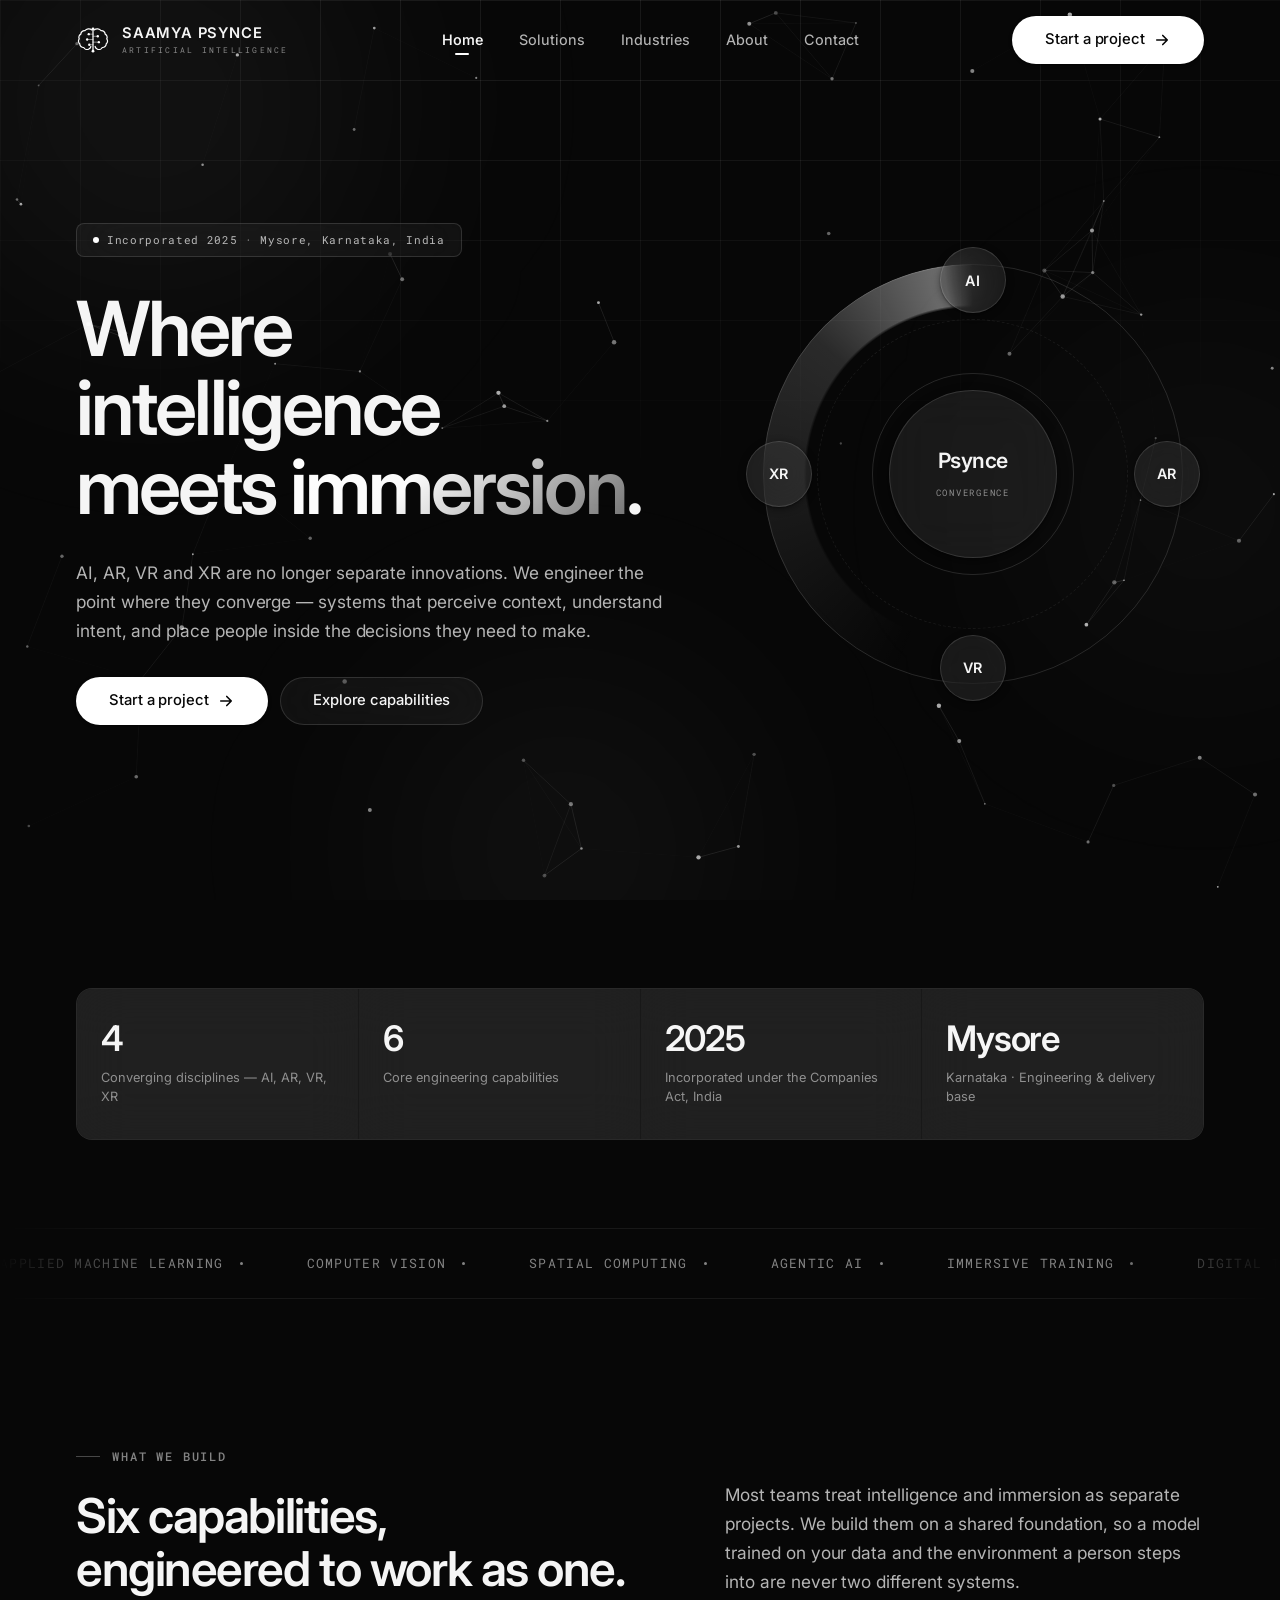
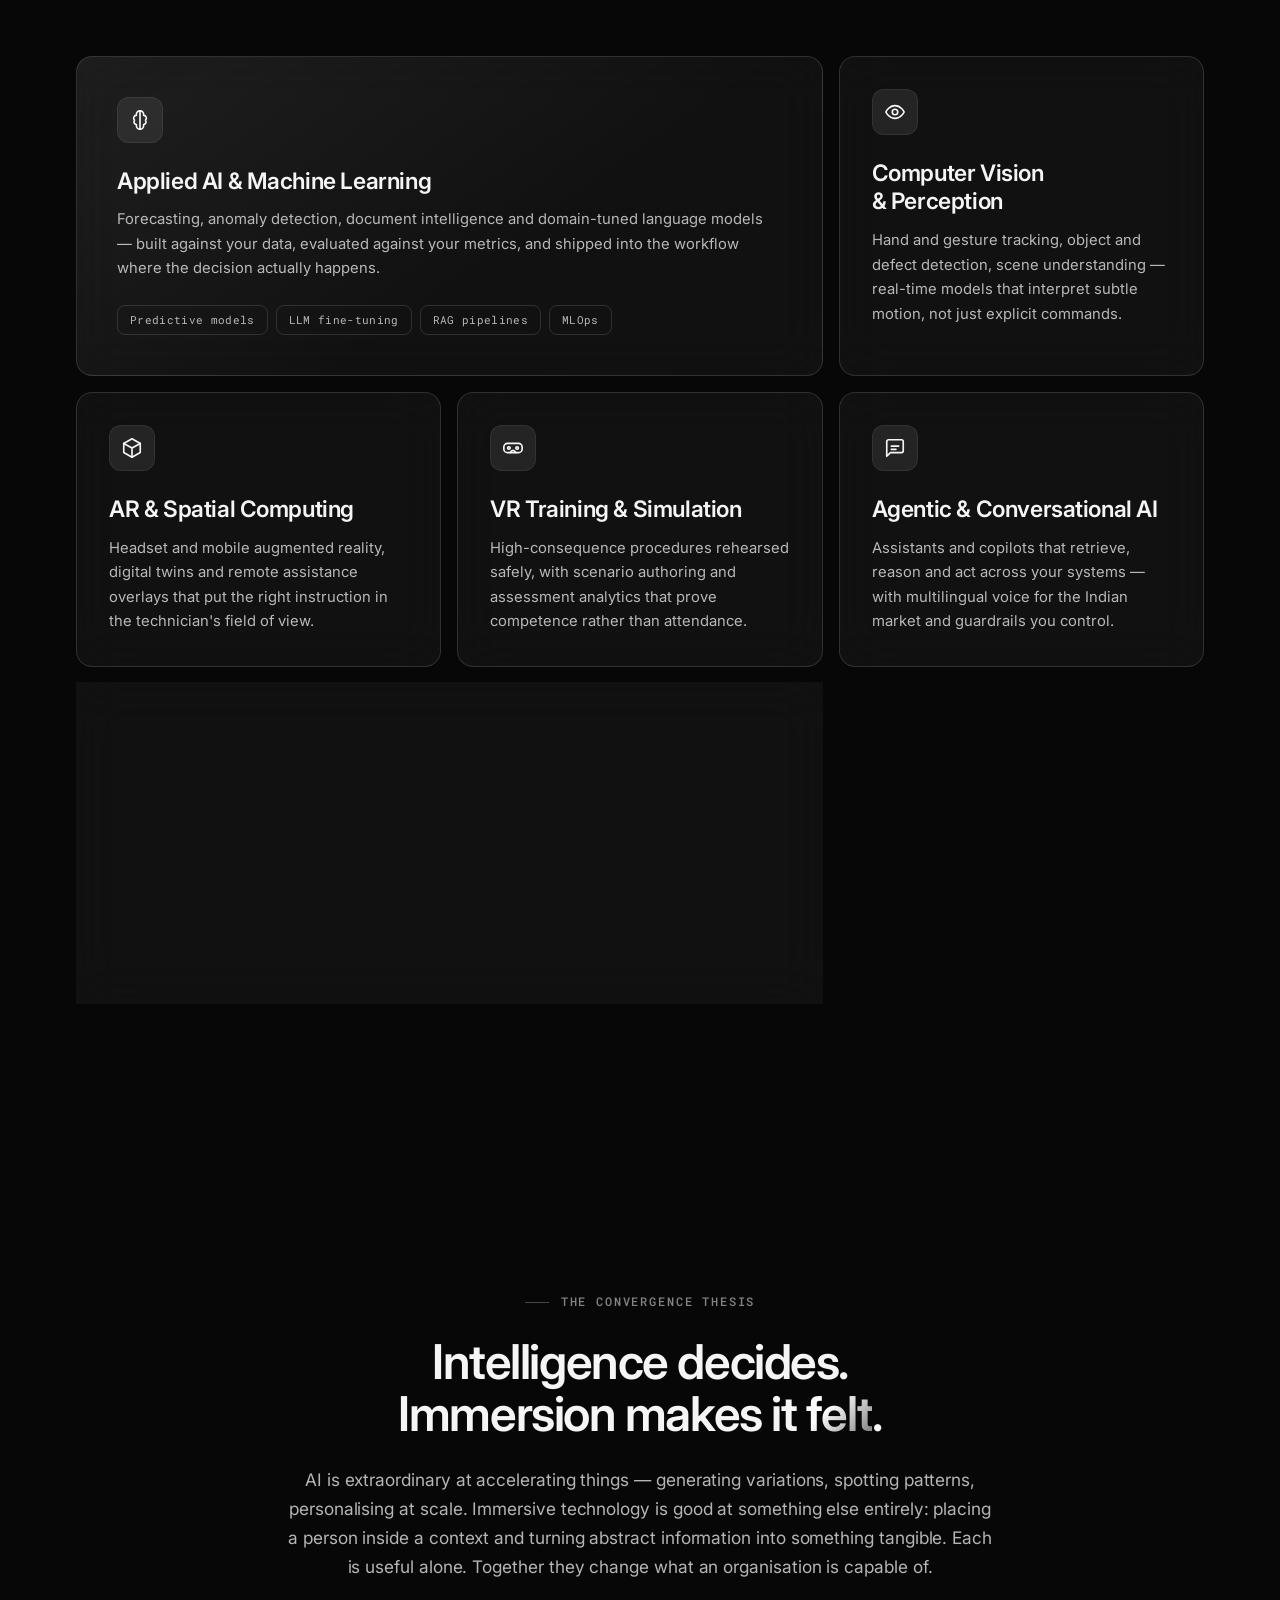
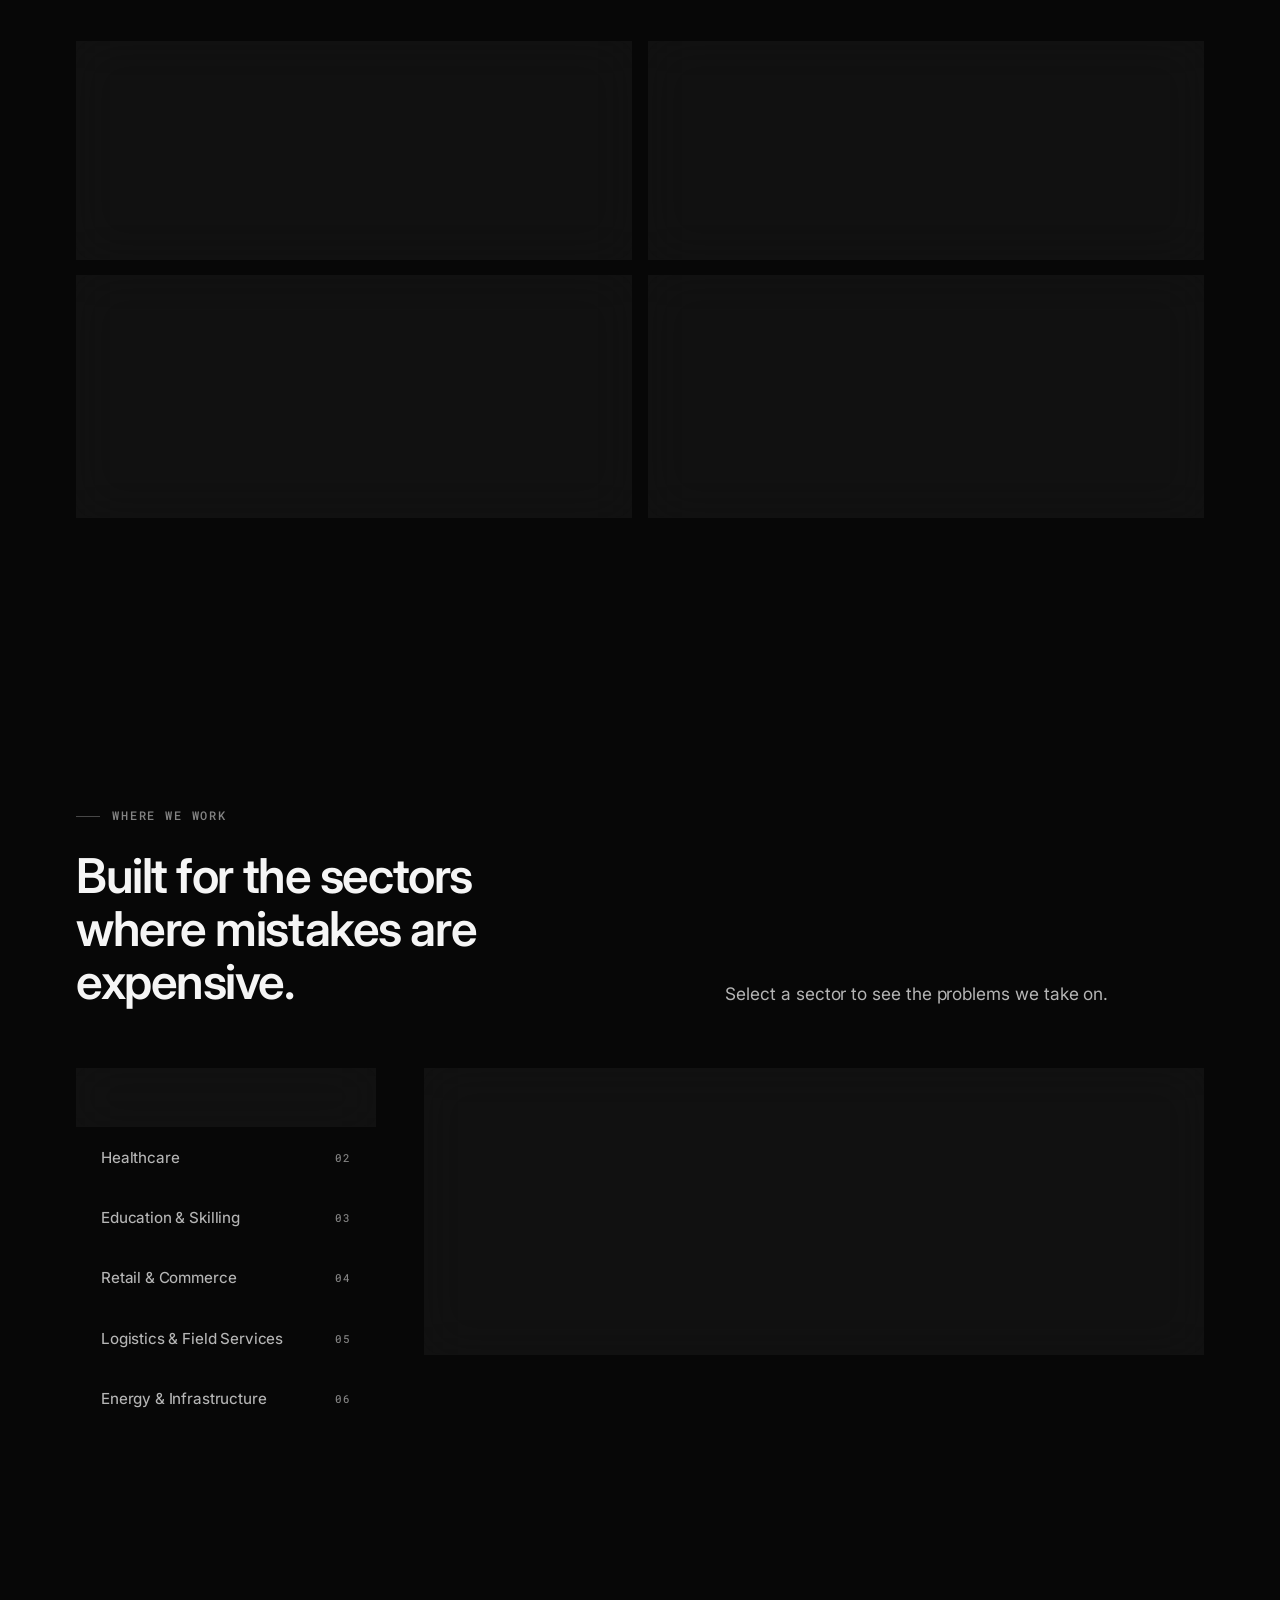
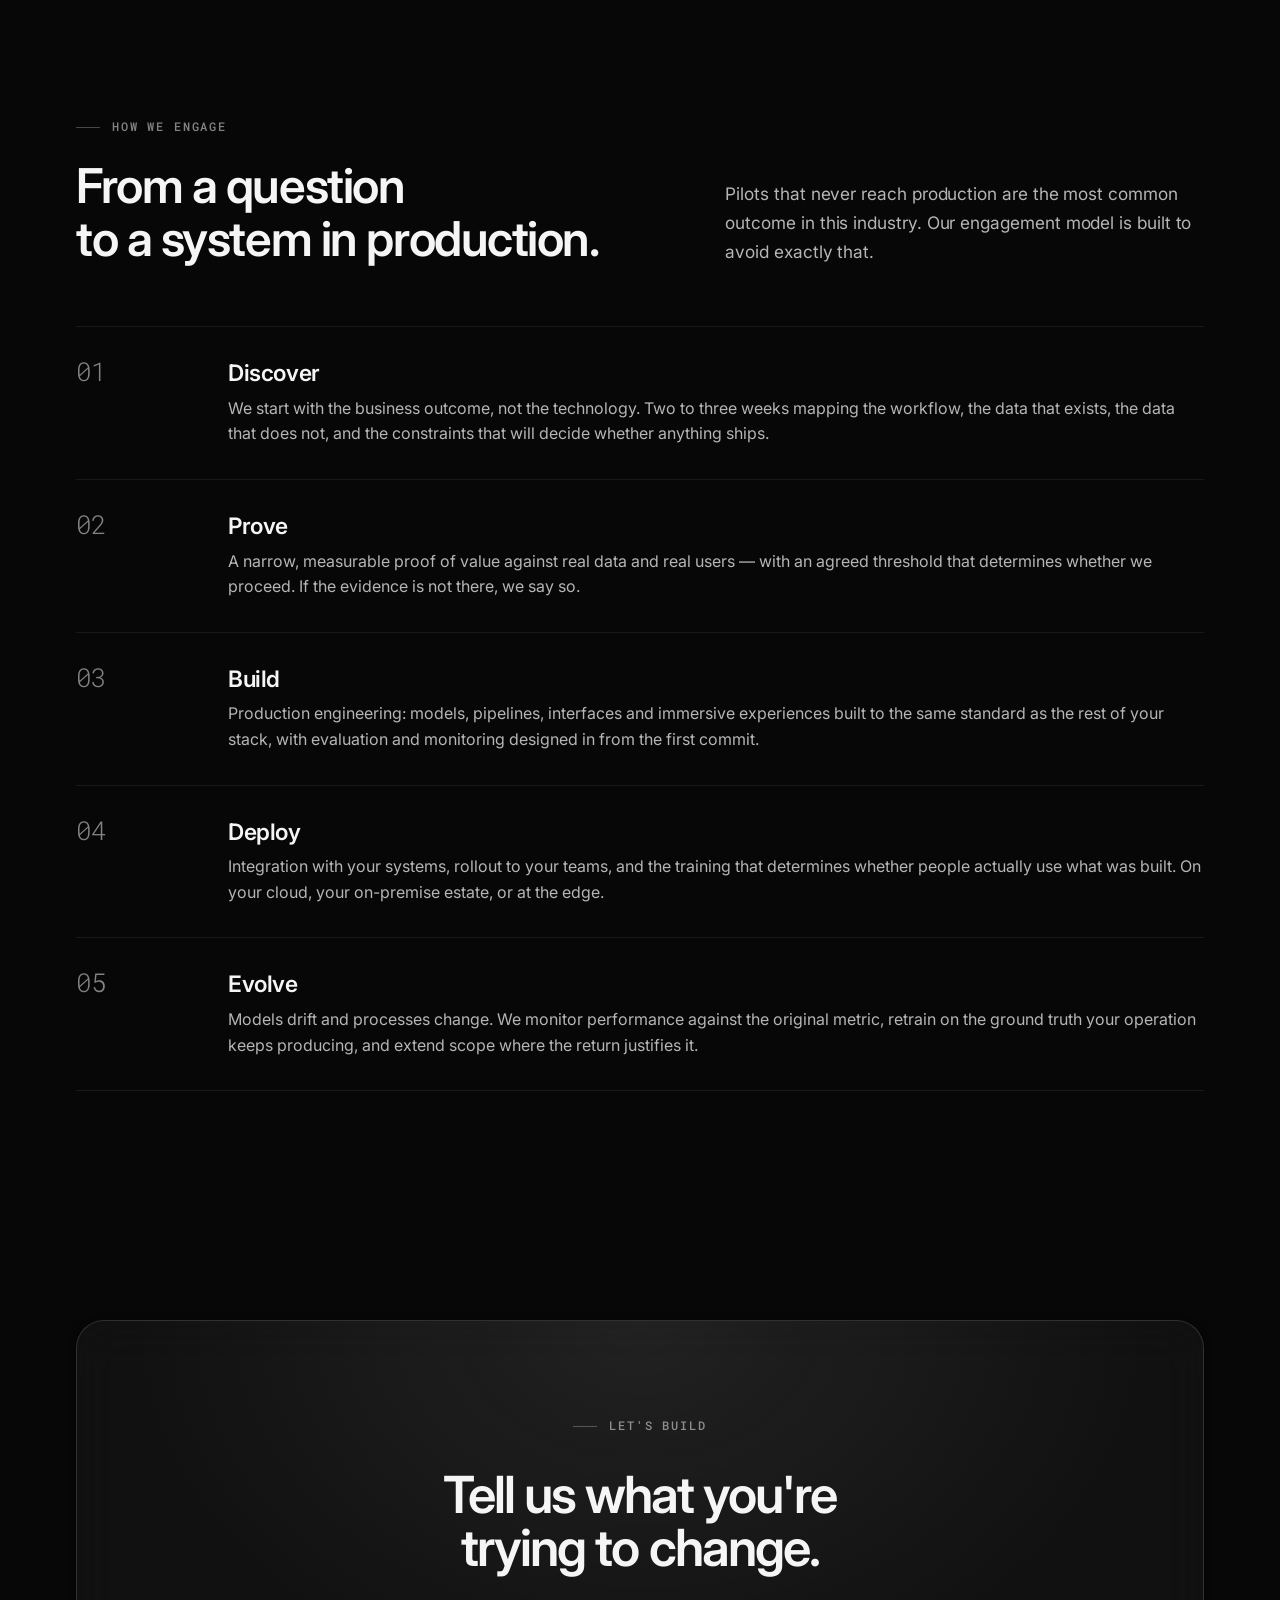
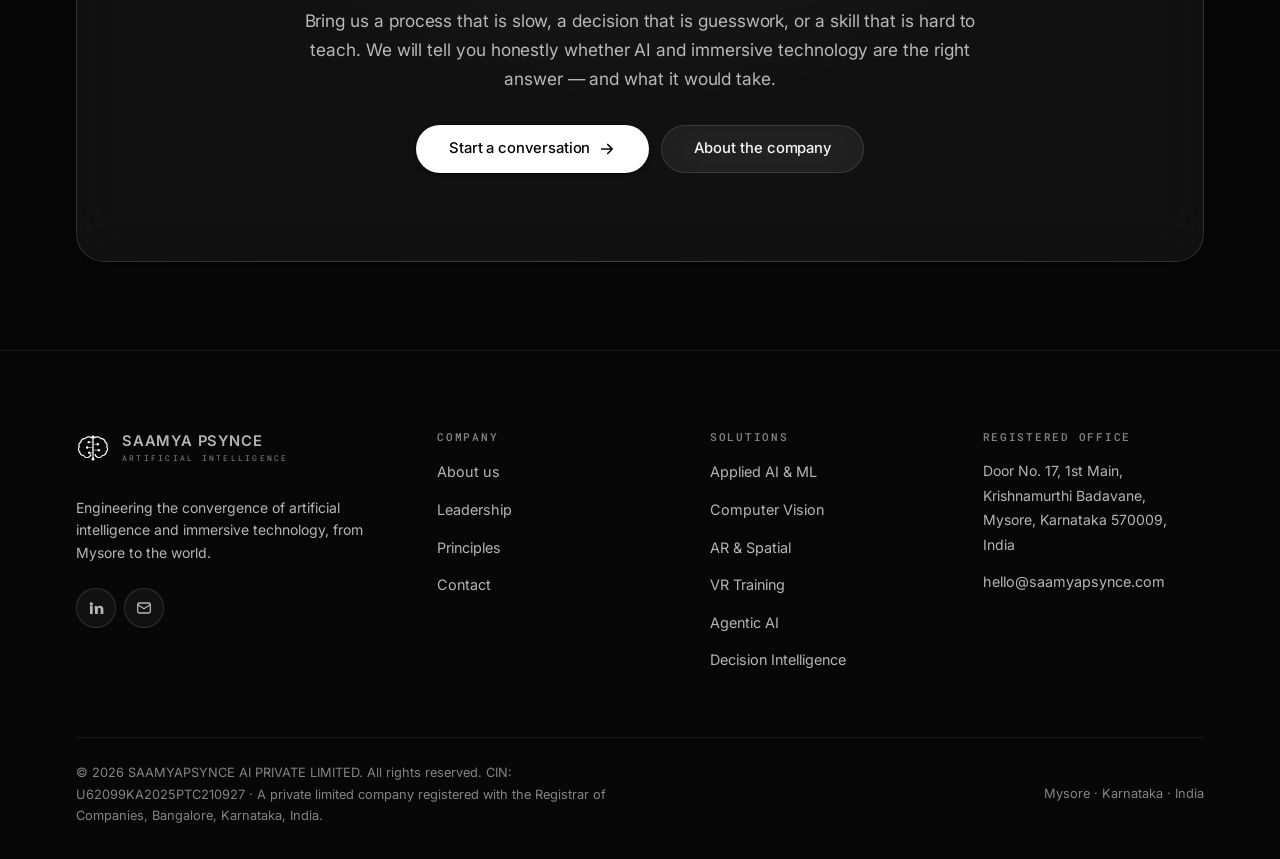
<file: index.html>
<!DOCTYPE html>
<html lang="en">
<head>
<meta charset="utf-8">
<meta name="viewport" content="width=device-width, initial-scale=1">
<title>Saamya Psynce AI — Where Intelligence Meets Immersion</title>
<meta name="description" content="Saamya Psynce AI builds applied AI, computer vision and immersive AR/VR/XR systems for enterprises. An AI engineering company based in Mysore, Karnataka, India.">
<meta name="theme-color" content="#070707">
<link rel="canonical" href="https://saamyapsynce.com/">

<!-- Open Graph / social -->
<meta property="og:type" content="website">
<meta property="og:site_name" content="Saamya Psynce AI">
<meta property="og:title" content="Saamya Psynce AI — Where Intelligence Meets Immersion">
<meta property="og:description" content="Applied AI, computer vision and immersive AR/VR/XR systems, engineered for enterprise outcomes.">
<meta property="og:image" content="https://saamyapsynce.com/assets/img/og-image.png">
<meta property="og:image:width" content="1200">
<meta property="og:image:height" content="630">
<meta name="twitter:card" content="summary_large_image">
<meta name="twitter:image" content="https://saamyapsynce.com/assets/img/og-image.png">
<meta property="og:url" content="https://saamyapsynce.com/">

<link rel="icon" href="assets/img/favicon.svg" type="image/svg+xml">
<link rel="preconnect" href="https://fonts.googleapis.com">
<link rel="preconnect" href="https://fonts.gstatic.com" crossorigin>
<link href="https://fonts.googleapis.com/css2?family=Inter:wght@300..700&family=Roboto+Mono:wght@400;500&display=swap" rel="stylesheet">
<link rel="stylesheet" href="assets/css/style.css">

<!-- Structured data: helps search engines identify the company correctly -->
<script type="application/ld+json">
{
  "@context": "https://schema.org",
  "@type": "Organization",
  "name": "SAAMYAPSYNCE AI PRIVATE LIMITED",
  "alternateName": "Saamya Psynce AI",
  "url": "https://saamyapsynce.com/",
  "logo": "https://saamyapsynce.com/assets/img/logo.svg",
  "description": "Saamya Psynce AI is an applied artificial intelligence and immersive technology company building AI, computer vision, AR, VR and XR systems for enterprises.",
  "foundingDate": "2025-11-12",
  "identifier": "U62099KA2025PTC210927",
  "address": {
    "@type": "PostalAddress",
    "streetAddress": "Door No. 17, 1st Main, Krishnamurthi Badavane",
    "addressLocality": "Mysore",
    "addressRegion": "Karnataka",
    "postalCode": "570009",
    "addressCountry": "IN"
  },
  "sameAs": ["https://www.linkedin.com/company/saamya-psynce-ai"]
}
</script>
</head>

<body>
<a class="skip-link" href="#main">Skip to content</a>

<div class="aurora" aria-hidden="true"><span></span><span></span><span></span></div>
<div class="grid-overlay" aria-hidden="true"></div>

<!-- ====================== HEADER ====================== -->
<header class="site-header">
  <nav class="wrap nav" aria-label="Primary">
    <a class="brand" href="index.html" aria-label="Saamya Psynce AI — home">
      <img class="brand__mark" src="assets/img/logo.svg" alt="" width="36" height="36">
      <span class="brand__text">
        <span class="brand__name">SAAMYA PSYNCE</span>
        <span class="brand__sub">ARTIFICIAL INTELLIGENCE</span>
      </span>
    </a>

    <ul class="nav__links">
      <li><a href="index.html" aria-current="page">Home</a></li>
      <li><a href="solutions.html">Solutions</a></li>
      <li><a href="industries.html">Industries</a></li>
      <li><a href="about.html">About</a></li>
      <li><a href="contact.html">Contact</a></li>
      <li class="nav__drawer-cta"><a class="btn btn--primary" href="contact.html">Start a project <svg viewBox="0 0 24 24" fill="none" stroke="currentColor" stroke-width="2.2" stroke-linecap="round" stroke-linejoin="round" aria-hidden="true"><path d="M5 12h14M13 6l6 6-6 6"/></svg></a></li>
    </ul>

    <div class="nav__actions">
      <a class="btn btn--primary nav__cta" href="contact.html">
        Start a project
        <svg viewBox="0 0 24 24" fill="none" stroke="currentColor" stroke-width="2.2" stroke-linecap="round" stroke-linejoin="round" aria-hidden="true"><path d="M5 12h14M13 6l6 6-6 6"/></svg>
      </a>

      <button class="nav__toggle icon-btn" type="button" aria-expanded="false" aria-label="Toggle navigation menu"><span></span></button>
    </div>
  </nav>
</header>

<main id="main">

  <!-- ====================== HERO ====================== -->
  <section class="hero">
    <canvas id="neural-canvas" aria-hidden="true"></canvas>

    <div class="wrap hero__inner">
      <div class="stack-lg">
        <span class="chip" data-reveal>
          <span class="chip__dot" aria-hidden="true"></span>
          Incorporated 2025 · Mysore, Karnataka, India
        </span>

        <h1 class="display" data-reveal data-reveal-delay="80">
          Where intelligence<br>meets <span class="grad-text">immersion</span>.
        </h1>

        <p class="lead" data-reveal data-reveal-delay="160">
          AI, AR, VR and XR are no longer separate innovations. We engineer the point where
          they converge — systems that perceive context, understand intent, and place people
          inside the decisions they need to make.
        </p>

        <div class="hero__actions" data-reveal data-reveal-delay="240">
          <a class="btn btn--primary" href="contact.html">
            Start a project
            <svg viewBox="0 0 24 24" fill="none" stroke="currentColor" stroke-width="2.2" stroke-linecap="round" stroke-linejoin="round" aria-hidden="true"><path d="M5 12h14M13 6l6 6-6 6"/></svg>
          </a>
          <a class="btn btn--ghost" href="solutions.html">Explore capabilities</a>
        </div>
      </div>

      <!-- Convergence ring: the four disciplines orbiting a shared core -->
      <div class="ring" data-reveal data-reveal-delay="200" aria-hidden="true">
        <div class="ring__sweep"></div>
        <div class="ring__orbit"></div>
        <div class="ring__orbit ring__orbit--2"></div>
        <div class="ring__orbit ring__orbit--3"></div>

        <div class="ring__core">
          <div>
            <strong>Psynce</strong>
            <span>Convergence</span>
          </div>
        </div>

        <div class="ring__node ring__node--n">AI</div>
        <div class="ring__node ring__node--e">AR</div>
        <div class="ring__node ring__node--s">VR</div>
        <div class="ring__node ring__node--w">XR</div>
      </div>
    </div>
  </section>

  <!-- ====================== FACT STRIP ====================== -->
  <section class="section--tight">
    <div class="wrap">
      <div class="facts" data-reveal>
        <div class="fact">
          <div class="fact__value"><span data-count="4">4</span></div>
          <div class="fact__label">Converging disciplines — AI, AR, VR, XR</div>
        </div>
        <div class="fact">
          <div class="fact__value"><span data-count="6">6</span></div>
          <div class="fact__label">Core engineering capabilities</div>
        </div>
        <div class="fact">
          <div class="fact__value">2025</div>
          <div class="fact__label">Incorporated under the Companies Act, India</div>
        </div>
        <div class="fact">
          <div class="fact__value">Mysore</div>
          <div class="fact__label">Karnataka · Engineering &amp; delivery base</div>
        </div>
      </div>
    </div>
  </section>

  <!-- ====================== MARQUEE ====================== -->
  <div class="marquee" aria-hidden="true">
    <div class="marquee__track">
      <span class="marquee__item">Applied Machine Learning</span>
      <span class="marquee__item">Computer Vision</span>
      <span class="marquee__item">Spatial Computing</span>
      <span class="marquee__item">Agentic AI</span>
      <span class="marquee__item">Immersive Training</span>
      <span class="marquee__item">Digital Twins</span>
      <span class="marquee__item">Decision Intelligence</span>
      <span class="marquee__item">Applied Machine Learning</span>
      <span class="marquee__item">Computer Vision</span>
      <span class="marquee__item">Spatial Computing</span>
      <span class="marquee__item">Agentic AI</span>
      <span class="marquee__item">Immersive Training</span>
      <span class="marquee__item">Digital Twins</span>
      <span class="marquee__item">Decision Intelligence</span>
    </div>
  </div>

  <!-- ====================== CAPABILITIES BENTO ====================== -->
  <section class="section" id="capabilities">
    <div class="wrap">
      <div class="sec-head">
        <div class="stack" data-reveal>
          <span class="eyebrow">What we build</span>
          <h2 class="h2">Six capabilities,<br>engineered to work as one.</h2>
        </div>
        <p class="lead" data-reveal data-reveal-delay="100">
          Most teams treat intelligence and immersion as separate projects. We build them on a
          shared foundation, so a model trained on your data and the environment a person steps
          into are never two different systems.
        </p>
      </div>

      <div class="bento">
        <!-- Wide feature card -->
        <article class="card card--spot card--feature col-4" data-reveal>
          <div class="card__icon">
            <svg viewBox="0 0 24 24" fill="none" stroke="currentColor" stroke-width="1.8" stroke-linecap="round" stroke-linejoin="round" aria-hidden="true">
              <path d="M12 2a4 4 0 0 0-4 4v1a3 3 0 0 0-2 5.2A3 3 0 0 0 8 17v1a4 4 0 0 0 8 0v-1a3 3 0 0 0 2-4.8A3 3 0 0 0 16 7V6a4 4 0 0 0-4-4Z"/>
              <path d="M12 2v20"/>
            </svg>
          </div>
          <h3 class="h3">Applied AI &amp; Machine Learning</h3>
          <p>
            Forecasting, anomaly detection, document intelligence and domain-tuned language
            models — built against your data, evaluated against your metrics, and shipped into
            the workflow where the decision actually happens.
          </p>
          <div class="tags">
            <span class="tag">Predictive models</span>
            <span class="tag">LLM fine-tuning</span>
            <span class="tag">RAG pipelines</span>
            <span class="tag">MLOps</span>
          </div>
        </article>

        <article class="card card--spot col-2" data-reveal data-reveal-delay="80">
          <div class="card__icon">
            <svg viewBox="0 0 24 24" fill="none" stroke="currentColor" stroke-width="1.8" stroke-linecap="round" stroke-linejoin="round" aria-hidden="true">
              <path d="M2 12s3.5-7 10-7 10 7 10 7-3.5 7-10 7-10-7-10-7Z"/>
              <circle cx="12" cy="12" r="3"/>
            </svg>
          </div>
          <h3 class="h3">Computer Vision &amp; Perception</h3>
          <p>
            Hand and gesture tracking, object and defect detection, scene understanding —
            real-time models that interpret subtle motion, not just explicit commands.
          </p>
        </article>

        <article class="card card--spot col-2" data-reveal data-reveal-delay="40">
          <div class="card__icon">
            <svg viewBox="0 0 24 24" fill="none" stroke="currentColor" stroke-width="1.8" stroke-linecap="round" stroke-linejoin="round" aria-hidden="true">
              <path d="M12 2 3 7v10l9 5 9-5V7l-9-5Z"/>
              <path d="M3 7l9 5 9-5M12 12v10"/>
            </svg>
          </div>
          <h3 class="h3">AR &amp; Spatial Computing</h3>
          <p>
            Headset and mobile augmented reality, digital twins and remote assistance overlays
            that put the right instruction in the technician's field of view.
          </p>
        </article>

        <article class="card card--spot col-2" data-reveal data-reveal-delay="80">
          <div class="card__icon">
            <svg viewBox="0 0 24 24" fill="none" stroke="currentColor" stroke-width="1.8" stroke-linecap="round" stroke-linejoin="round" aria-hidden="true">
              <rect x="2" y="7" width="20" height="10" rx="4"/>
              <path d="M9 17c.8-1.6 1.6-2.4 3-2.4s2.2.8 3 2.4"/>
              <circle cx="7.5" cy="12" r="1.4"/><circle cx="16.5" cy="12" r="1.4"/>
            </svg>
          </div>
          <h3 class="h3">VR Training &amp; Simulation</h3>
          <p>
            High-consequence procedures rehearsed safely, with scenario authoring and
            assessment analytics that prove competence rather than attendance.
          </p>
        </article>

        <article class="card card--spot col-2" data-reveal data-reveal-delay="120">
          <div class="card__icon">
            <svg viewBox="0 0 24 24" fill="none" stroke="currentColor" stroke-width="1.8" stroke-linecap="round" stroke-linejoin="round" aria-hidden="true">
              <path d="M21 15a2 2 0 0 1-2 2H7l-4 4V5a2 2 0 0 1 2-2h14a2 2 0 0 1 2 2Z"/>
              <path d="M8 10h8M8 13.5h5"/>
            </svg>
          </div>
          <h3 class="h3">Agentic &amp; Conversational AI</h3>
          <p>
            Assistants and copilots that retrieve, reason and act across your systems — with
            multilingual voice for the Indian market and guardrails you control.
          </p>
        </article>

        <article class="card card--spot card--feature col-4" data-reveal data-reveal-delay="160">
          <div class="card__icon">
            <svg viewBox="0 0 24 24" fill="none" stroke="currentColor" stroke-width="1.8" stroke-linecap="round" stroke-linejoin="round" aria-hidden="true">
              <path d="M3 3v16a2 2 0 0 0 2 2h16"/>
              <path d="M7 15l4-5 3.5 3L21 6"/>
            </svg>
          </div>
          <h3 class="h3">Data &amp; Decision Intelligence</h3>
          <p>
            Immersive environments generate a kind of data dashboards were never designed to
            hold — where attention went, where hesitation happened, where a procedure broke
            down. We turn that behavioural signal into operational insight your leadership can act on.
          </p>
          <div class="tags">
            <span class="tag">Data engineering</span>
            <span class="tag">Interaction analytics</span>
            <span class="tag">Executive dashboards</span>
          </div>
        </article>
      </div>
    </div>
  </section>

  <!-- ====================== CONVERGENCE NARRATIVE ====================== -->
  <section class="section" id="convergence">
    <div class="wrap">
      <div class="sec-head sec-head--center">
        <div class="stack" data-reveal>
          <span class="eyebrow">The convergence thesis</span>
          <h2 class="h2">Intelligence decides.<br>Immersion makes it <span class="grad-text">felt</span>.</h2>
          <p class="lead">
            AI is extraordinary at accelerating things — generating variations, spotting
            patterns, personalising at scale. Immersive technology is good at something else
            entirely: placing a person inside a context and turning abstract information into
            something tangible. Each is useful alone. Together they change what an organisation
            is capable of.
          </p>
        </div>
      </div>

      <div class="bento">
        <article class="card card--spot col-3" data-reveal>
          <span class="card__num">01</span>
          <h3 class="h3" style="margin-top:12px">Smarter immersion</h3>
          <p>
            AI makes AR and VR environments adaptive and context-aware — responding to how a
            person is actually behaving rather than replaying a fixed script.
          </p>
        </article>

        <article class="card card--spot col-3" data-reveal data-reveal-delay="60">
          <span class="card__num">02</span>
          <h3 class="h3" style="margin-top:12px">Intent over input</h3>
          <p>
            By combining motion, gaze, context and history, systems infer what someone is
            trying to do — removing the friction of controllers, menus and memorised commands.
          </p>
        </article>

        <article class="card card--spot col-3" data-reveal data-reveal-delay="120">
          <span class="card__num">03</span>
          <h3 class="h3" style="margin-top:12px">Training that transfers</h3>
          <p>
            Realistic simulation with instant, AI-generated feedback builds skill far faster
            than classroom instruction — and measures it objectively.
          </p>
        </article>

        <article class="card card--spot col-3" data-reveal data-reveal-delay="180">
          <span class="card__num">04</span>
          <h3 class="h3" style="margin-top:12px">Humans stay in command</h3>
          <p>
            The more automated and immersive a system becomes, the more it matters that a
            person decides what is shown, reads the reaction, and carries responsibility for
            the outcome. We design for that, deliberately.
          </p>
        </article>
      </div>
    </div>
  </section>

  <!-- ====================== INDUSTRIES ====================== -->
  <section class="section" id="industries">
    <div class="wrap">
      <div class="sec-head">
        <div class="stack" data-reveal>
          <span class="eyebrow">Where we work</span>
          <h2 class="h2">Built for the sectors<br>where mistakes are expensive.</h2>
        </div>
        <p class="lead" data-reveal data-reveal-delay="100">
          Select a sector to see the problems we take on.
        </p>
      </div>

      <div class="tabs" data-tabs data-reveal>
        <div class="tabs__list" role="tablist" aria-label="Industries">
          <button class="tabs__btn" role="tab" id="tab-mfg" aria-controls="panel-mfg" aria-selected="true" type="button">
            Manufacturing <span class="tabs__idx">01</span>
          </button>
          <button class="tabs__btn" role="tab" id="tab-health" aria-controls="panel-health" aria-selected="false" type="button">
            Healthcare <span class="tabs__idx">02</span>
          </button>
          <button class="tabs__btn" role="tab" id="tab-edu" aria-controls="panel-edu" aria-selected="false" type="button">
            Education &amp; Skilling <span class="tabs__idx">03</span>
          </button>
          <button class="tabs__btn" role="tab" id="tab-retail" aria-controls="panel-retail" aria-selected="false" type="button">
            Retail &amp; Commerce <span class="tabs__idx">04</span>
          </button>
          <button class="tabs__btn" role="tab" id="tab-field" aria-controls="panel-field" aria-selected="false" type="button">
            Logistics &amp; Field Services <span class="tabs__idx">05</span>
          </button>
          <button class="tabs__btn" role="tab" id="tab-energy" aria-controls="panel-energy" aria-selected="false" type="button">
            Energy &amp; Infrastructure <span class="tabs__idx">06</span>
          </button>
        </div>

        <div class="tabs__panels">
          <div class="card tabs__panel is-active" role="tabpanel" id="panel-mfg" aria-labelledby="tab-mfg">
            <h3 class="h3">Manufacturing &amp; Industry 4.0</h3>
            <p>
              Production lines produce more signal than any team can watch. We put vision models
              on the line and spatial instructions on the floor, so quality and uptime stop
              depending on who happens to be on shift.
            </p>
            <ul>
              <li>Automated visual quality inspection</li>
              <li>Predictive maintenance on critical assets</li>
              <li>AR-guided assembly and changeover</li>
              <li>Digital twins of lines and cells</li>
            </ul>
          </div>

          <div class="card tabs__panel" role="tabpanel" id="panel-health" aria-labelledby="tab-health">
            <h3 class="h3">Healthcare &amp; Life Sciences</h3>
            <p>
              Clinical skill is built through repetition that real patients cannot safely
              provide. Simulation closes that gap, and AI makes the feedback immediate and
              objective.
            </p>
            <ul>
              <li>VR procedural and surgical rehearsal</li>
              <li>Medical imaging decision support</li>
              <li>Patient education in immersive 3D</li>
              <li>Clinical documentation assistants</li>
            </ul>
          </div>

          <div class="card tabs__panel" role="tabpanel" id="panel-edu" aria-labelledby="tab-edu">
            <h3 class="h3">Education &amp; Skilling</h3>
            <p>
              India's skilling challenge is one of scale and consistency. Immersive labs and
              adaptive tutoring deliver the same quality of instruction to a learner in Mysore
              and a learner anywhere else.
            </p>
            <ul>
              <li>Immersive science and engineering labs</li>
              <li>Adaptive, AI-paced learning paths</li>
              <li>Vocational simulation for trades</li>
              <li>Competency analytics for institutions</li>
            </ul>
          </div>

          <div class="card tabs__panel" role="tabpanel" id="panel-retail" aria-labelledby="tab-retail">
            <h3 class="h3">Retail &amp; Commerce</h3>
            <p>
              Personalisation that stops at a product carousel leaves most of the opportunity
              on the table. Spatial try-on and intelligent assistance change what a customer
              can evaluate before they commit.
            </p>
            <ul>
              <li>AR try-on and in-space product preview</li>
              <li>Demand forecasting and assortment planning</li>
              <li>Conversational shopping assistants</li>
              <li>Store-level footfall and attention analytics</li>
            </ul>
          </div>

          <div class="card tabs__panel" role="tabpanel" id="panel-field" aria-labelledby="tab-field">
            <h3 class="h3">Logistics &amp; Field Services</h3>
            <p>
              The expert is rarely where the fault is. Remote assistance over AR and
              hands-free guidance let one specialist support a distributed field force.
            </p>
            <ul>
              <li>AR remote expert assistance</li>
              <li>Route and fleet optimisation</li>
              <li>Hands-free warehouse picking</li>
              <li>Automated damage and condition assessment</li>
            </ul>
          </div>

          <div class="card tabs__panel" role="tabpanel" id="panel-energy" aria-labelledby="tab-energy">
            <h3 class="h3">Energy &amp; Infrastructure</h3>
            <p>
              Assets are remote, inspection is hazardous, and failure is costly. Vision at the
              edge plus immersive safety training reduce both the risk and the travel.
            </p>
            <ul>
              <li>Drone and edge-based asset inspection</li>
              <li>High-risk safety and emergency drills in VR</li>
              <li>Grid and load forecasting models</li>
              <li>Immersive control-room visualisation</li>
            </ul>
          </div>
        </div>
      </div>
    </div>
  </section>

  <!-- ====================== PROCESS ====================== -->
  <section class="section" id="process">
    <div class="wrap">
      <div class="sec-head">
        <div class="stack" data-reveal>
          <span class="eyebrow">How we engage</span>
          <h2 class="h2">From a question<br>to a system in production.</h2>
        </div>
        <p class="lead" data-reveal data-reveal-delay="100">
          Pilots that never reach production are the most common outcome in this industry. Our
          engagement model is built to avoid exactly that.
        </p>
      </div>

      <div class="steps">
        <article class="step" data-reveal>
          <div class="step__num">01</div>
          <div class="step__body">
            <h3 class="h3">Discover</h3>
            <p class="muted">
              We start with the business outcome, not the technology. Two to three weeks mapping
              the workflow, the data that exists, the data that does not, and the constraints
              that will decide whether anything ships.
            </p>
          </div>
        </article>

        <article class="step" data-reveal data-reveal-delay="60">
          <div class="step__num">02</div>
          <div class="step__body">
            <h3 class="h3">Prove</h3>
            <p class="muted">
              A narrow, measurable proof of value against real data and real users — with an
              agreed threshold that determines whether we proceed. If the evidence is not there,
              we say so.
            </p>
          </div>
        </article>

        <article class="step" data-reveal data-reveal-delay="120">
          <div class="step__num">03</div>
          <div class="step__body">
            <h3 class="h3">Build</h3>
            <p class="muted">
              Production engineering: models, pipelines, interfaces and immersive experiences
              built to the same standard as the rest of your stack, with evaluation and
              monitoring designed in from the first commit.
            </p>
          </div>
        </article>

        <article class="step" data-reveal data-reveal-delay="180">
          <div class="step__num">04</div>
          <div class="step__body">
            <h3 class="h3">Deploy</h3>
            <p class="muted">
              Integration with your systems, rollout to your teams, and the training that
              determines whether people actually use what was built. On your cloud, your
              on-premise estate, or at the edge.
            </p>
          </div>
        </article>

        <article class="step" data-reveal data-reveal-delay="240">
          <div class="step__num">05</div>
          <div class="step__body">
            <h3 class="h3">Evolve</h3>
            <p class="muted">
              Models drift and processes change. We monitor performance against the original
              metric, retrain on the ground truth your operation keeps producing, and extend
              scope where the return justifies it.
            </p>
          </div>
        </article>
      </div>
    </div>
  </section>

  <!-- ====================== CTA ====================== -->
  <section class="section--tight">
    <div class="wrap">
      <div class="cta stack-lg" data-reveal>
        <span class="eyebrow" style="justify-content:center">Let's build</span>
        <h2 class="display">Tell us what you're<br>trying to change.</h2>
        <p class="lead" style="margin-inline:auto;text-align:center">
          Bring us a process that is slow, a decision that is guesswork, or a skill that is hard
          to teach. We will tell you honestly whether AI and immersive technology are the right
          answer — and what it would take.
        </p>
        <div class="cta__actions">
          <a class="btn btn--primary" href="contact.html">
            Start a conversation
            <svg viewBox="0 0 24 24" fill="none" stroke="currentColor" stroke-width="2.2" stroke-linecap="round" stroke-linejoin="round" aria-hidden="true"><path d="M5 12h14M13 6l6 6-6 6"/></svg>
          </a>
          <a class="btn btn--ghost" href="about.html">About the company</a>
        </div>
      </div>
    </div>
  </section>

</main>

<!-- ====================== FOOTER ====================== -->
<footer class="site-footer">
  <div class="wrap">
    <div class="footer__top">
      <div class="footer__col stack">
        <a class="brand" href="index.html" aria-label="Saamya Psynce AI — home">
          <img class="brand__mark" src="assets/img/logo.svg" alt="" width="36" height="36">
          <span class="brand__text">
            <span class="brand__name">SAAMYA PSYNCE</span>
            <span class="brand__sub">ARTIFICIAL INTELLIGENCE</span>
          </span>
        </a>
        <p class="muted small" style="max-width:38ch">
          Engineering the convergence of artificial intelligence and immersive technology,
          from Mysore to the world.
        </p>
        <div class="socials">
          <a href="https://www.linkedin.com/company/saamya-psynce-ai" target="_blank" rel="noopener noreferrer" aria-label="Saamya Psynce AI on LinkedIn">
            <svg viewBox="0 0 24 24" fill="currentColor" aria-hidden="true"><path d="M4.98 3.5a2.5 2.5 0 1 1 0 5 2.5 2.5 0 0 1 0-5ZM3 9h4v12H3Zm7 0h3.8v1.7h.05c.53-1 1.82-2.06 3.75-2.06C21.6 8.64 23 10.9 23 14.26V21h-4v-6c0-1.43-.03-3.27-2-3.27-2 0-2.3 1.56-2.3 3.17V21h-4Z"/></svg>
          </a>
          <a href="mailto:hello@saamyapsynce.com" aria-label="Email Saamya Psynce AI">
            <svg viewBox="0 0 24 24" fill="none" stroke="currentColor" stroke-width="1.9" aria-hidden="true"><rect x="2.5" y="4.5" width="19" height="15" rx="2.5"/><path d="m3 7 9 6 9-6"/></svg>
          </a>
        </div>
      </div>

      <div class="footer__col">
        <h4>Company</h4>
        <ul>
          <li><a href="about.html">About us</a></li>
          <li><a href="about.html#leadership">Leadership</a></li>
          <li><a href="about.html#principles">Principles</a></li>
          <li><a href="contact.html">Contact</a></li>
        </ul>
      </div>

      <div class="footer__col">
        <h4>Solutions</h4>
        <ul>
          <li><a href="solutions.html#ai">Applied AI &amp; ML</a></li>
          <li><a href="solutions.html#vision">Computer Vision</a></li>
          <li><a href="solutions.html#ar">AR &amp; Spatial</a></li>
          <li><a href="solutions.html#vr">VR Training</a></li>
          <li><a href="solutions.html#agents">Agentic AI</a></li>
          <li><a href="solutions.html#data">Decision Intelligence</a></li>
        </ul>
      </div>

      <div class="footer__col">
        <h4>Registered office</h4>
        <ul>
          <li class="muted small" style="line-height:1.75">
            Door No. 17, 1st Main,<br>
            Krishnamurthi Badavane,<br>
            Mysore, Karnataka 570009,<br>
            India
          </li>
          <li><a href="mailto:hello@saamyapsynce.com">hello@saamyapsynce.com</a></li>
        </ul>
      </div>
    </div>

    <div class="footer__bottom">
      <p class="footer__legal">
        © <span data-year>2026</span> SAAMYAPSYNCE AI PRIVATE LIMITED. All rights reserved.
        CIN: U62099KA2025PTC210927 · A private limited company registered with the Registrar of
        Companies, Bangalore, Karnataka, India.
      </p>
      <p>Mysore · Karnataka · India</p>
    </div>
  </div>
</footer>

<script src="assets/js/main.js"></script>
</body>
</html>
</file>
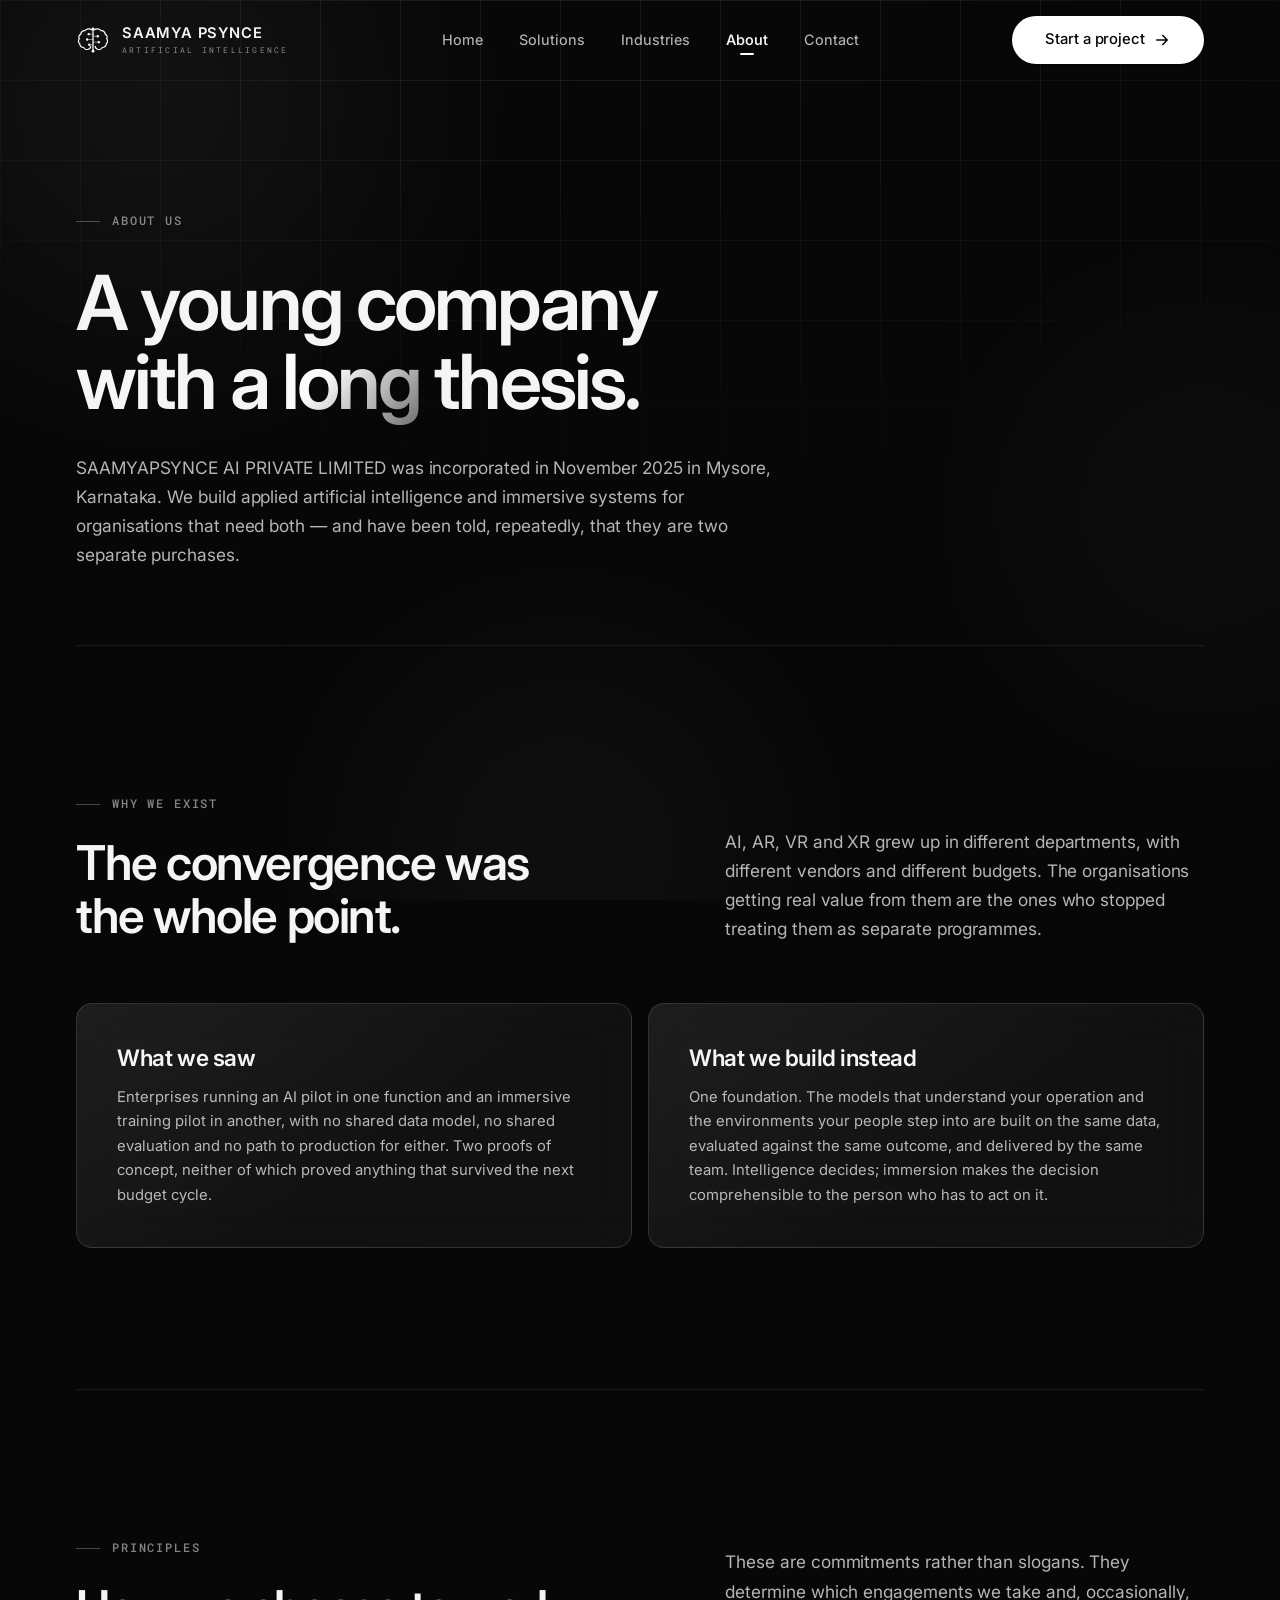
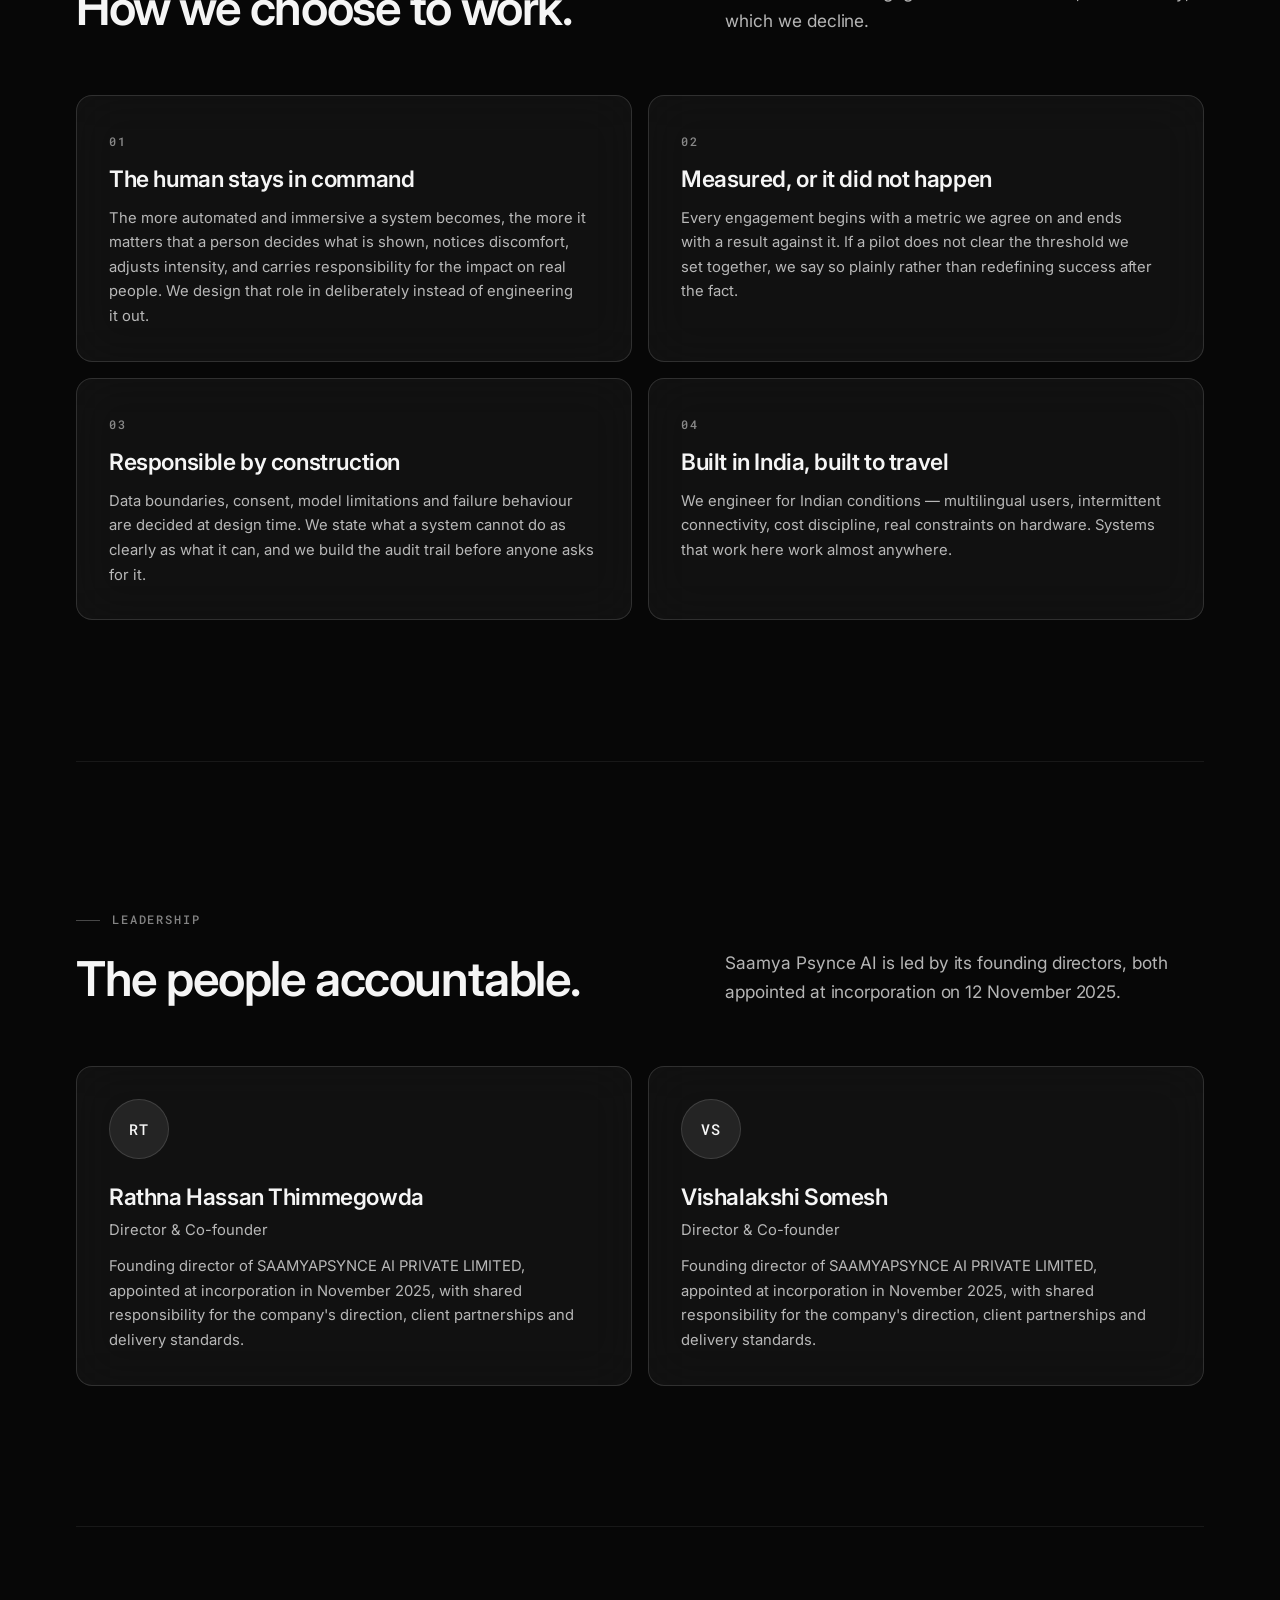
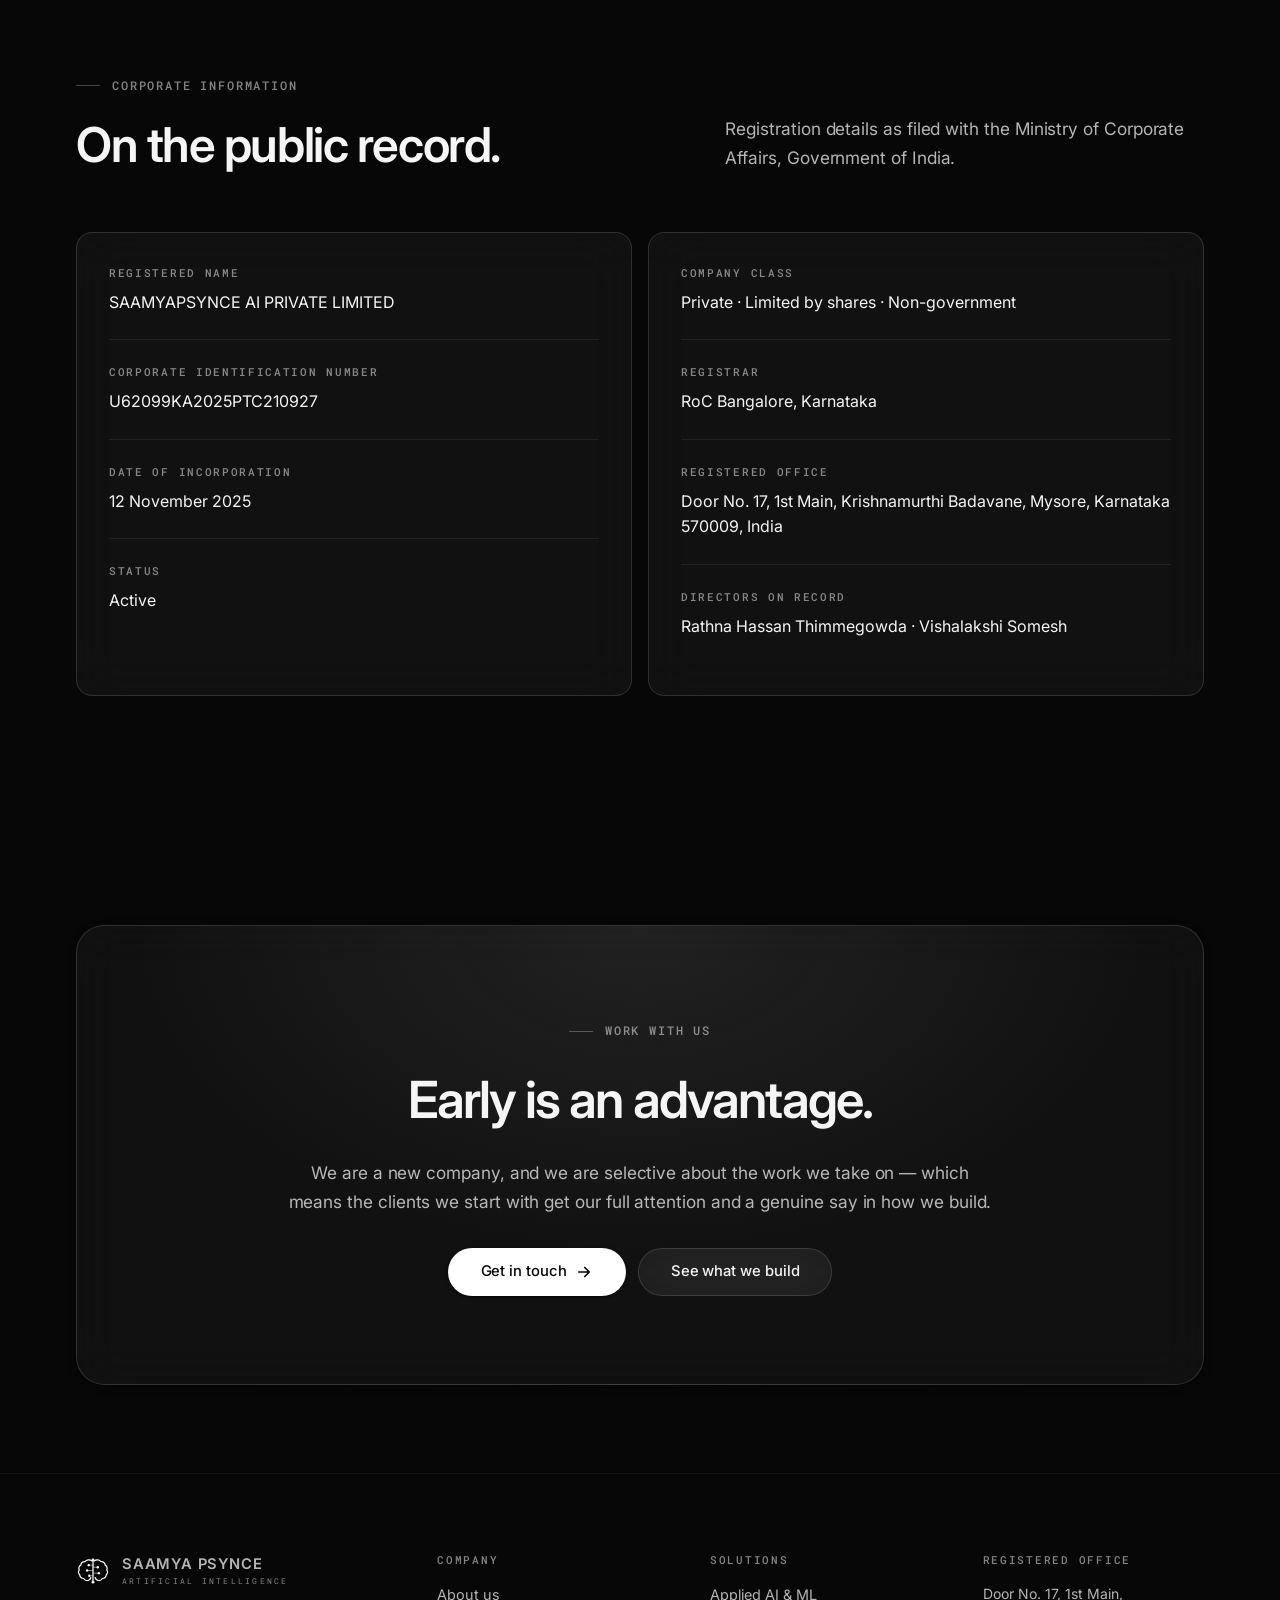
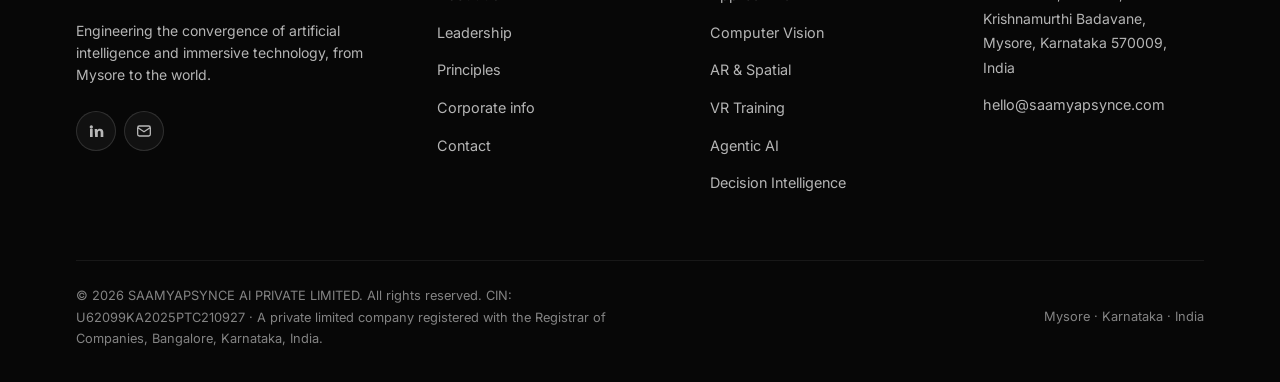
<file: about.html>
<!DOCTYPE html>
<html lang="en">
<head>
<meta charset="utf-8">
<meta name="viewport" content="width=device-width, initial-scale=1">
<title>About — Saamya Psynce AI</title>
<meta name="description" content="SAAMYAPSYNCE AI PRIVATE LIMITED is an applied AI and immersive technology company incorporated in 2025 and based in Mysore, Karnataka, India. CIN U62099KA2025PTC210927.">
<meta name="theme-color" content="#070707">
<link rel="canonical" href="https://saamyapsynce.com/about.html">
<meta property="og:type" content="website">
<meta property="og:site_name" content="Saamya Psynce AI">
<meta property="og:title" content="About — Saamya Psynce AI">
<meta property="og:description" content="Who we are, what we believe, and how we are registered.">
<meta property="og:image" content="https://saamyapsynce.com/assets/img/og-image.png">
<meta property="og:image:width" content="1200">
<meta property="og:image:height" content="630">
<meta name="twitter:card" content="summary_large_image">
<meta name="twitter:image" content="https://saamyapsynce.com/assets/img/og-image.png">
<link rel="icon" href="assets/img/favicon.svg" type="image/svg+xml">
<link rel="preconnect" href="https://fonts.googleapis.com">
<link rel="preconnect" href="https://fonts.gstatic.com" crossorigin>
<link href="https://fonts.googleapis.com/css2?family=Inter:wght@300..700&family=Roboto+Mono:wght@400;500&display=swap" rel="stylesheet">
<link rel="stylesheet" href="assets/css/style.css">
</head>

<body>
<a class="skip-link" href="#main">Skip to content</a>

<div class="aurora" aria-hidden="true"><span></span><span></span><span></span></div>
<div class="grid-overlay" aria-hidden="true"></div>

<header class="site-header">
  <nav class="wrap nav" aria-label="Primary">
    <a class="brand" href="index.html" aria-label="Saamya Psynce AI — home">
      <img class="brand__mark" src="assets/img/logo.svg" alt="" width="36" height="36">
      <span class="brand__text">
        <span class="brand__name">SAAMYA PSYNCE</span>
        <span class="brand__sub">ARTIFICIAL INTELLIGENCE</span>
      </span>
    </a>
    <ul class="nav__links">
      <li><a href="index.html">Home</a></li>
      <li><a href="solutions.html">Solutions</a></li>
      <li><a href="industries.html">Industries</a></li>
      <li><a href="about.html" aria-current="page">About</a></li>
      <li><a href="contact.html">Contact</a></li>
      <li class="nav__drawer-cta"><a class="btn btn--primary" href="contact.html">Start a project <svg viewBox="0 0 24 24" fill="none" stroke="currentColor" stroke-width="2.2" stroke-linecap="round" stroke-linejoin="round" aria-hidden="true"><path d="M5 12h14M13 6l6 6-6 6"/></svg></a></li>
    </ul>
    <div class="nav__actions">
      <a class="btn btn--primary nav__cta" href="contact.html">
        Start a project
        <svg viewBox="0 0 24 24" fill="none" stroke="currentColor" stroke-width="2.2" stroke-linecap="round" stroke-linejoin="round" aria-hidden="true"><path d="M5 12h14M13 6l6 6-6 6"/></svg>
      </a>

      <button class="nav__toggle icon-btn" type="button" aria-expanded="false" aria-label="Toggle navigation menu"><span></span></button>
    </div>
  </nav>
</header>

<main id="main">

  <section class="page-hero">
    <div class="wrap stack-lg">
      <span class="eyebrow" data-reveal>About us</span>
      <h1 class="display" data-reveal data-reveal-delay="60">
        A young company<br>with a <span class="grad-text">long</span> thesis.
      </h1>
      <p class="lead" data-reveal data-reveal-delay="120">
        SAAMYAPSYNCE AI PRIVATE LIMITED was incorporated in November 2025 in Mysore, Karnataka.
        We build applied artificial intelligence and immersive systems for organisations that
        need both — and have been told, repeatedly, that they are two separate purchases.
      </p>
    </div>
  </section>

  <div class="wrap"><div class="divider"></div></div>

  <!-- ================= Story ================= -->
  <section class="section">
    <div class="wrap">
      <div class="sec-head">
        <div class="stack" data-reveal>
          <span class="eyebrow">Why we exist</span>
          <h2 class="h2">The convergence was<br>the whole point.</h2>
        </div>
        <p class="lead" data-reveal data-reveal-delay="80">
          AI, AR, VR and XR grew up in different departments, with different vendors and
          different budgets. The organisations getting real value from them are the ones who
          stopped treating them as separate programmes.
        </p>
      </div>

      <div class="bento">
        <article class="card card--spot card--feature col-3" data-reveal>
          <h3 class="h3">What we saw</h3>
          <p>
            Enterprises running an AI pilot in one function and an immersive training pilot in
            another, with no shared data model, no shared evaluation and no path to production
            for either. Two proofs of concept, neither of which proved anything that survived
            the next budget cycle.
          </p>
        </article>

        <article class="card card--spot card--feature col-3" data-reveal data-reveal-delay="80">
          <h3 class="h3">What we build instead</h3>
          <p>
            One foundation. The models that understand your operation and the environments your
            people step into are built on the same data, evaluated against the same outcome, and
            delivered by the same team. Intelligence decides; immersion makes the decision
            comprehensible to the person who has to act on it.
          </p>
        </article>
      </div>
    </div>
  </section>

  <div class="wrap"><div class="divider"></div></div>

  <!-- ================= Principles ================= -->
  <section class="section" id="principles">
    <div class="wrap">
      <div class="sec-head">
        <div class="stack" data-reveal>
          <span class="eyebrow">Principles</span>
          <h2 class="h2">How we choose to work.</h2>
        </div>
        <p class="lead" data-reveal data-reveal-delay="80">
          These are commitments rather than slogans. They determine which engagements we take
          and, occasionally, which we decline.
        </p>
      </div>

      <div class="bento">
        <article class="card card--spot col-3" data-reveal>
          <span class="card__num">01</span>
          <h3 class="h3" style="margin-top:12px">The human stays in command</h3>
          <p>
            The more automated and immersive a system becomes, the more it matters that a person
            decides what is shown, notices discomfort, adjusts intensity, and carries
            responsibility for the impact on real people. We design that role in deliberately
            instead of engineering it out.
          </p>
        </article>

        <article class="card card--spot col-3" data-reveal data-reveal-delay="60">
          <span class="card__num">02</span>
          <h3 class="h3" style="margin-top:12px">Measured, or it did not happen</h3>
          <p>
            Every engagement begins with a metric we agree on and ends with a result against it.
            If a pilot does not clear the threshold we set together, we say so plainly rather
            than redefining success after the fact.
          </p>
        </article>

        <article class="card card--spot col-3" data-reveal data-reveal-delay="120">
          <span class="card__num">03</span>
          <h3 class="h3" style="margin-top:12px">Responsible by construction</h3>
          <p>
            Data boundaries, consent, model limitations and failure behaviour are decided at
            design time. We state what a system cannot do as clearly as what it can, and we
            build the audit trail before anyone asks for it.
          </p>
        </article>

        <article class="card card--spot col-3" data-reveal data-reveal-delay="180">
          <span class="card__num">04</span>
          <h3 class="h3" style="margin-top:12px">Built in India, built to travel</h3>
          <p>
            We engineer for Indian conditions — multilingual users, intermittent connectivity,
            cost discipline, real constraints on hardware. Systems that work here work almost
            anywhere.
          </p>
        </article>
      </div>
    </div>
  </section>

  <div class="wrap"><div class="divider"></div></div>

  <!-- ================= Leadership =================
       NOTE: replace the role summaries below with real biographies and add
       photographs in place of the monogram avatars when available. -->
  <section class="section" id="leadership">
    <div class="wrap">
      <div class="sec-head">
        <div class="stack" data-reveal>
          <span class="eyebrow">Leadership</span>
          <h2 class="h2">The people accountable.</h2>
        </div>
        <p class="lead" data-reveal data-reveal-delay="80">
          Saamya Psynce AI is led by its founding directors, both appointed at incorporation on
          12 November 2025.
        </p>
      </div>

      <div class="people">
        <article class="card card--spot" data-reveal>
          <div class="person__avatar" aria-hidden="true">RT</div>
          <h3 class="h3">Rathna Hassan Thimmegowda</h3>
          <p class="muted" style="margin-top:6px">Director &amp; Co-founder</p>
          <p>
            Founding director of SAAMYAPSYNCE AI PRIVATE LIMITED, appointed at incorporation in
            November 2025, with shared responsibility for the company's direction, client
            partnerships and delivery standards.
          </p>
        </article>

        <article class="card card--spot" data-reveal data-reveal-delay="80">
          <div class="person__avatar" aria-hidden="true">VS</div>
          <h3 class="h3">Vishalakshi Somesh</h3>
          <p class="muted" style="margin-top:6px">Director &amp; Co-founder</p>
          <p>
            Founding director of SAAMYAPSYNCE AI PRIVATE LIMITED, appointed at incorporation in
            November 2025, with shared responsibility for the company's direction, client
            partnerships and delivery standards.
          </p>
        </article>
      </div>
    </div>
  </section>

  <div class="wrap"><div class="divider"></div></div>

  <!-- ================= Corporate facts ================= -->
  <section class="section" id="corporate">
    <div class="wrap">
      <div class="sec-head">
        <div class="stack" data-reveal>
          <span class="eyebrow">Corporate information</span>
          <h2 class="h2">On the public record.</h2>
        </div>
        <p class="lead" data-reveal data-reveal-delay="80">
          Registration details as filed with the Ministry of Corporate Affairs, Government of
          India.
        </p>
      </div>

      <div class="bento">
        <div class="card col-3" data-reveal>
          <div class="detail">
            <div class="detail__label">Registered name</div>
            <div>SAAMYAPSYNCE AI PRIVATE LIMITED</div>
          </div>
          <div class="detail">
            <div class="detail__label">Corporate Identification Number</div>
            <div>U62099KA2025PTC210927</div>
          </div>
          <div class="detail">
            <div class="detail__label">Date of incorporation</div>
            <div>12 November 2025</div>
          </div>
          <div class="detail" style="border-bottom:0">
            <div class="detail__label">Status</div>
            <div>Active</div>
          </div>
        </div>

        <div class="card col-3" data-reveal data-reveal-delay="80">
          <div class="detail">
            <div class="detail__label">Company class</div>
            <div>Private · Limited by shares · Non-government</div>
          </div>
          <div class="detail">
            <div class="detail__label">Registrar</div>
            <div>RoC Bangalore, Karnataka</div>
          </div>
          <div class="detail">
            <div class="detail__label">Registered office</div>
            <div>Door No. 17, 1st Main, Krishnamurthi Badavane, Mysore, Karnataka 570009, India</div>
          </div>
          <div class="detail" style="border-bottom:0">
            <div class="detail__label">Directors on record</div>
            <div>Rathna Hassan Thimmegowda · Vishalakshi Somesh</div>
          </div>
        </div>
      </div>
    </div>
  </section>

  <!-- ================= CTA ================= -->
  <section class="section--tight">
    <div class="wrap">
      <div class="cta stack-lg" data-reveal>
        <span class="eyebrow" style="justify-content:center">Work with us</span>
        <h2 class="display">Early is an advantage.</h2>
        <p class="lead" style="margin-inline:auto;text-align:center">
          We are a new company, and we are selective about the work we take on — which means the
          clients we start with get our full attention and a genuine say in how we build.
        </p>
        <div class="cta__actions">
          <a class="btn btn--primary" href="contact.html">
            Get in touch
            <svg viewBox="0 0 24 24" fill="none" stroke="currentColor" stroke-width="2.2" stroke-linecap="round" stroke-linejoin="round" aria-hidden="true"><path d="M5 12h14M13 6l6 6-6 6"/></svg>
          </a>
          <a class="btn btn--ghost" href="solutions.html">See what we build</a>
        </div>
      </div>
    </div>
  </section>

</main>

<footer class="site-footer">
  <div class="wrap">
    <div class="footer__top">
      <div class="footer__col stack">
        <a class="brand" href="index.html" aria-label="Saamya Psynce AI — home">
          <img class="brand__mark" src="assets/img/logo.svg" alt="" width="36" height="36">
          <span class="brand__text">
            <span class="brand__name">SAAMYA PSYNCE</span>
            <span class="brand__sub">ARTIFICIAL INTELLIGENCE</span>
          </span>
        </a>
        <p class="muted small" style="max-width:38ch">
          Engineering the convergence of artificial intelligence and immersive technology,
          from Mysore to the world.
        </p>
        <div class="socials">
          <a href="https://www.linkedin.com/company/saamya-psynce-ai" target="_blank" rel="noopener noreferrer" aria-label="Saamya Psynce AI on LinkedIn">
            <svg viewBox="0 0 24 24" fill="currentColor" aria-hidden="true"><path d="M4.98 3.5a2.5 2.5 0 1 1 0 5 2.5 2.5 0 0 1 0-5ZM3 9h4v12H3Zm7 0h3.8v1.7h.05c.53-1 1.82-2.06 3.75-2.06C21.6 8.64 23 10.9 23 14.26V21h-4v-6c0-1.43-.03-3.27-2-3.27-2 0-2.3 1.56-2.3 3.17V21h-4Z"/></svg>
          </a>
          <a href="mailto:hello@saamyapsynce.com" aria-label="Email Saamya Psynce AI">
            <svg viewBox="0 0 24 24" fill="none" stroke="currentColor" stroke-width="1.9" aria-hidden="true"><rect x="2.5" y="4.5" width="19" height="15" rx="2.5"/><path d="m3 7 9 6 9-6"/></svg>
          </a>
        </div>
      </div>

      <div class="footer__col">
        <h4>Company</h4>
        <ul>
          <li><a href="about.html">About us</a></li>
          <li><a href="about.html#leadership">Leadership</a></li>
          <li><a href="about.html#principles">Principles</a></li>
          <li><a href="about.html#corporate">Corporate info</a></li>
          <li><a href="contact.html">Contact</a></li>
        </ul>
      </div>

      <div class="footer__col">
        <h4>Solutions</h4>
        <ul>
          <li><a href="solutions.html#ai">Applied AI &amp; ML</a></li>
          <li><a href="solutions.html#vision">Computer Vision</a></li>
          <li><a href="solutions.html#ar">AR &amp; Spatial</a></li>
          <li><a href="solutions.html#vr">VR Training</a></li>
          <li><a href="solutions.html#agents">Agentic AI</a></li>
          <li><a href="solutions.html#data">Decision Intelligence</a></li>
        </ul>
      </div>

      <div class="footer__col">
        <h4>Registered office</h4>
        <ul>
          <li class="muted small" style="line-height:1.75">
            Door No. 17, 1st Main,<br>
            Krishnamurthi Badavane,<br>
            Mysore, Karnataka 570009,<br>
            India
          </li>
          <li><a href="mailto:hello@saamyapsynce.com">hello@saamyapsynce.com</a></li>
        </ul>
      </div>
    </div>

    <div class="footer__bottom">
      <p class="footer__legal">
        © <span data-year>2026</span> SAAMYAPSYNCE AI PRIVATE LIMITED. All rights reserved.
        CIN: U62099KA2025PTC210927 · A private limited company registered with the Registrar of
        Companies, Bangalore, Karnataka, India.
      </p>
      <p>Mysore · Karnataka · India</p>
    </div>
  </div>
</footer>

<script src="assets/js/main.js"></script>
</body>
</html>
</file>
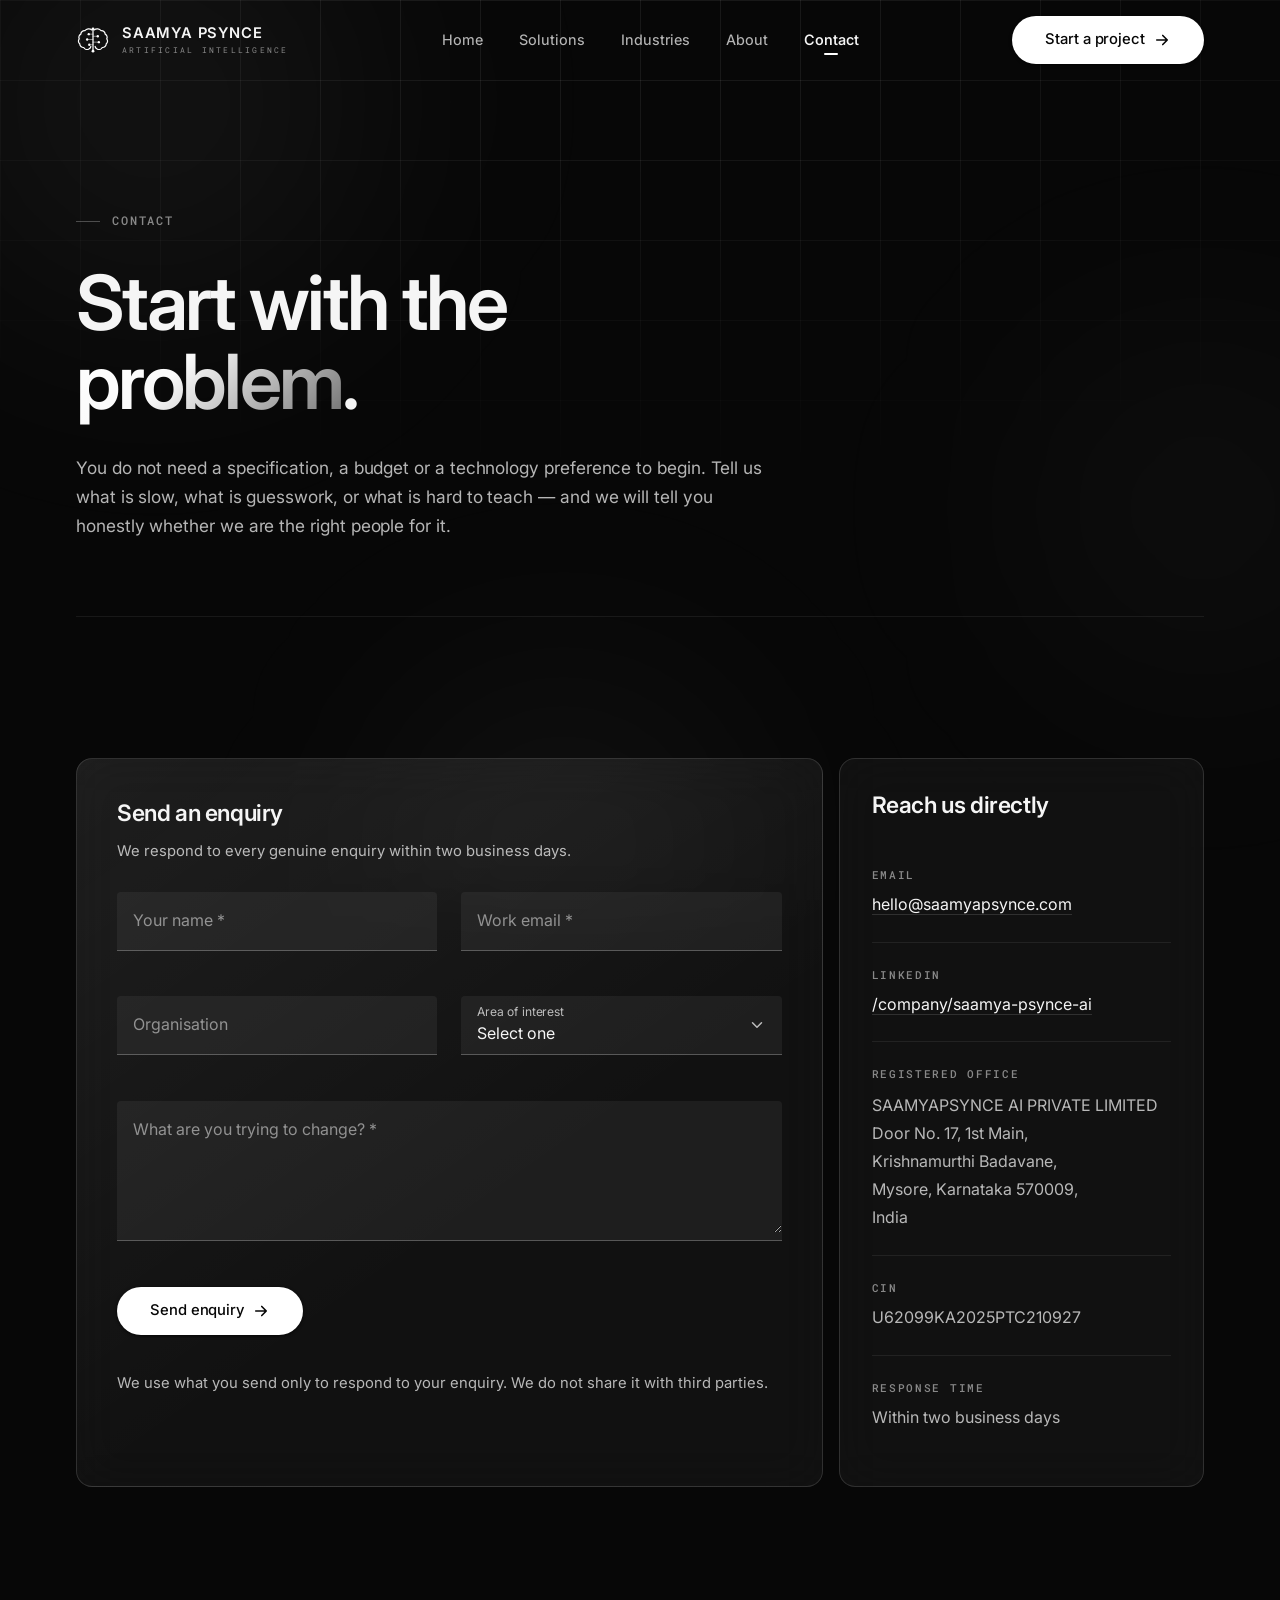
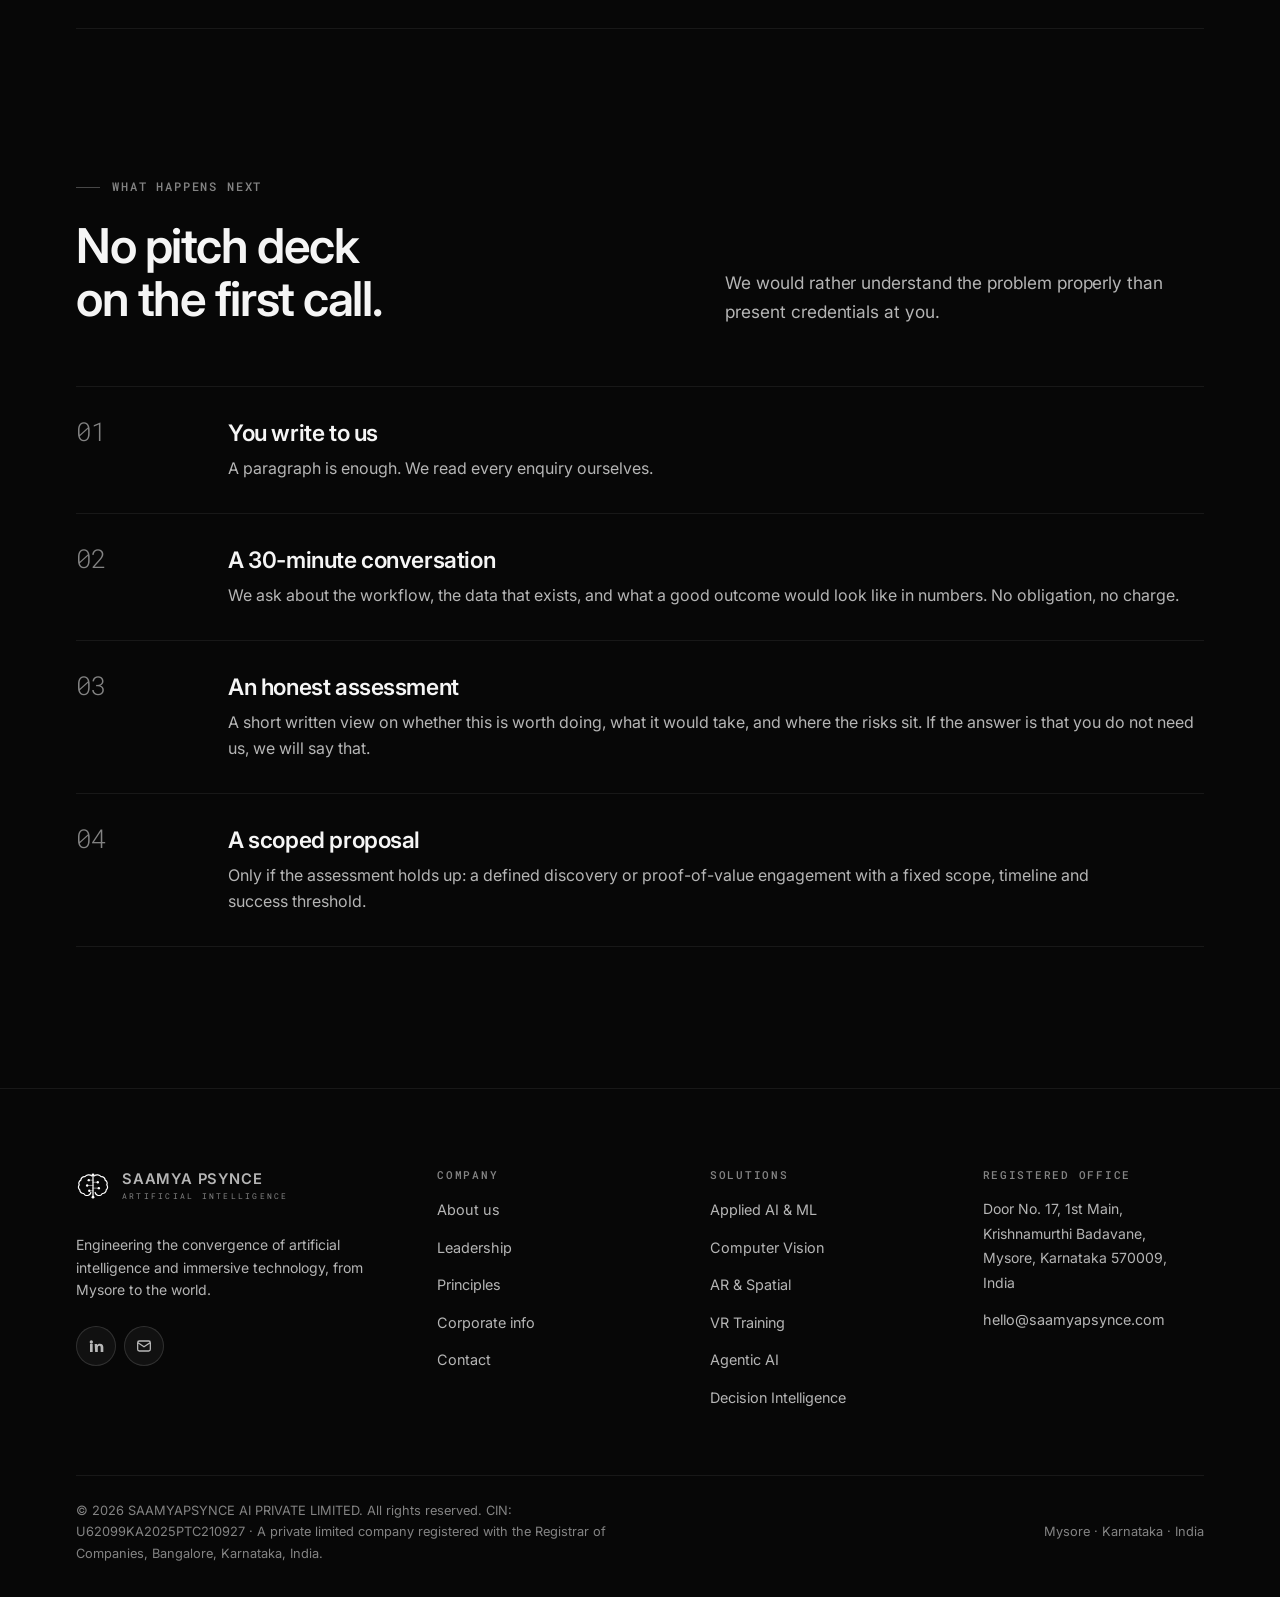
<file: contact.html>
<!DOCTYPE html>
<html lang="en">
<head>
<meta charset="utf-8">
<meta name="viewport" content="width=device-width, initial-scale=1">
<title>Contact — Saamya Psynce AI</title>
<meta name="description" content="Talk to Saamya Psynce AI about applied AI, computer vision and immersive AR/VR/XR projects. Registered office: Mysore, Karnataka, India.">
<meta name="theme-color" content="#070707">
<link rel="canonical" href="https://saamyapsynce.com/contact.html">
<meta property="og:type" content="website">
<meta property="og:site_name" content="Saamya Psynce AI">
<meta property="og:title" content="Contact — Saamya Psynce AI">
<meta property="og:description" content="Describe the problem. We will tell you honestly whether AI and immersive technology are the right answer.">
<meta property="og:image" content="https://saamyapsynce.com/assets/img/og-image.png">
<meta property="og:image:width" content="1200">
<meta property="og:image:height" content="630">
<meta name="twitter:card" content="summary_large_image">
<meta name="twitter:image" content="https://saamyapsynce.com/assets/img/og-image.png">
<link rel="icon" href="assets/img/favicon.svg" type="image/svg+xml">
<link rel="preconnect" href="https://fonts.googleapis.com">
<link rel="preconnect" href="https://fonts.gstatic.com" crossorigin>
<link href="https://fonts.googleapis.com/css2?family=Inter:wght@300..700&family=Roboto+Mono:wght@400;500&display=swap" rel="stylesheet">
<link rel="stylesheet" href="assets/css/style.css">
</head>

<body>
<a class="skip-link" href="#main">Skip to content</a>

<div class="aurora" aria-hidden="true"><span></span><span></span><span></span></div>
<div class="grid-overlay" aria-hidden="true"></div>

<header class="site-header">
  <nav class="wrap nav" aria-label="Primary">
    <a class="brand" href="index.html" aria-label="Saamya Psynce AI — home">
      <img class="brand__mark" src="assets/img/logo.svg" alt="" width="36" height="36">
      <span class="brand__text">
        <span class="brand__name">SAAMYA PSYNCE</span>
        <span class="brand__sub">ARTIFICIAL INTELLIGENCE</span>
      </span>
    </a>
    <ul class="nav__links">
      <li><a href="index.html">Home</a></li>
      <li><a href="solutions.html">Solutions</a></li>
      <li><a href="industries.html">Industries</a></li>
      <li><a href="about.html">About</a></li>
      <li><a href="contact.html" aria-current="page">Contact</a></li>
      <li class="nav__drawer-cta"><a class="btn btn--primary" href="contact.html">Start a project <svg viewBox="0 0 24 24" fill="none" stroke="currentColor" stroke-width="2.2" stroke-linecap="round" stroke-linejoin="round" aria-hidden="true"><path d="M5 12h14M13 6l6 6-6 6"/></svg></a></li>
    </ul>
    <div class="nav__actions">
      <a class="btn btn--primary nav__cta" href="#enquiry">
        Start a project
        <svg viewBox="0 0 24 24" fill="none" stroke="currentColor" stroke-width="2.2" stroke-linecap="round" stroke-linejoin="round" aria-hidden="true"><path d="M5 12h14M13 6l6 6-6 6"/></svg>
      </a>

      <button class="nav__toggle icon-btn" type="button" aria-expanded="false" aria-label="Toggle navigation menu"><span></span></button>
    </div>
  </nav>
</header>

<main id="main">

  <section class="page-hero">
    <div class="wrap stack-lg">
      <span class="eyebrow" data-reveal>Contact</span>
      <h1 class="display" data-reveal data-reveal-delay="60">
        Start with the<br><span class="grad-text">problem</span>.
      </h1>
      <p class="lead" data-reveal data-reveal-delay="120">
        You do not need a specification, a budget or a technology preference to begin. Tell us
        what is slow, what is guesswork, or what is hard to teach — and we will tell you honestly
        whether we are the right people for it.
      </p>
    </div>
  </section>

  <div class="wrap"><div class="divider"></div></div>

  <!-- ================= Form + details ================= -->
  <section class="section" id="enquiry">
    <div class="wrap">
      <div class="bento">

        <!-- Enquiry form -->
        <div class="card card--feature col-4" data-reveal>
          <h2 class="h3">Send an enquiry</h2>
          <p style="margin-bottom:28px">We respond to every genuine enquiry within two business days.</p>

          <!--
            To collect submissions server-side, add a data-endpoint attribute to the
            form below, e.g. data-endpoint="https://formspree.io/f/YOUR_ID".
            Without it the form validates and then opens the visitor's mail client.
          -->
          <form class="form" data-contact-form novalidate>
            <div class="form__row">
              <div class="field">
                <div class="field__box">
                  <input type="text" id="name" name="name" autocomplete="name" placeholder=" " required>
                  <label for="name">Your name *</label>
                </div>
                <span class="field__error" aria-live="polite"></span>
              </div>
              <div class="field">
                <div class="field__box">
                  <input type="email" id="email" name="email" autocomplete="email" placeholder=" " required>
                  <label for="email">Work email *</label>
                </div>
                <span class="field__error" aria-live="polite"></span>
              </div>
            </div>

            <div class="form__row">
              <div class="field">
                <div class="field__box">
                  <input type="text" id="company" name="company" autocomplete="organization" placeholder=" ">
                  <label for="company">Organisation</label>
                </div>
                <span class="field__error" aria-live="polite"></span>
              </div>
              <div class="field">
                <div class="field__box">
                  <select id="interest" name="interest">
                    <option value="">Select one</option>
                    <option>Applied AI &amp; Machine Learning</option>
                    <option>Computer Vision &amp; Perception</option>
                    <option>AR &amp; Spatial Computing</option>
                    <option>VR Training &amp; Simulation</option>
                    <option>Agentic &amp; Conversational AI</option>
                    <option>Data &amp; Decision Intelligence</option>
                    <option>Not sure yet</option>
                  </select>
                  <label for="interest">Area of interest</label>
                  <svg class="select-arrow" viewBox="0 0 24 24" fill="none" stroke="currentColor" stroke-width="2" stroke-linecap="round" stroke-linejoin="round" aria-hidden="true"><path d="M6 9l6 6 6-6"/></svg>
                </div>
                <span class="field__error" aria-live="polite"></span>
              </div>
            </div>

            <div class="field">
              <div class="field__box">
                <textarea id="message" name="message" placeholder=" " required></textarea>
                <label for="message">What are you trying to change? *</label>
              </div>
              <span class="field__error" aria-live="polite"></span>
            </div>

            <div class="form__status" role="status" hidden></div>

            <div>
              <button class="btn btn--primary" type="submit">
                Send enquiry
                <svg viewBox="0 0 24 24" fill="none" stroke="currentColor" stroke-width="2.2" stroke-linecap="round" stroke-linejoin="round" aria-hidden="true"><path d="M5 12h14M13 6l6 6-6 6"/></svg>
              </button>
            </div>

            <p class="small faint">
              We use what you send only to respond to your enquiry. We do not share it with
              third parties.
            </p>
          </form>
        </div>

        <!-- Contact details -->
        <div class="card col-2" data-reveal data-reveal-delay="80">
          <h2 class="h3" style="margin-bottom:24px">Reach us directly</h2>

          <div class="detail">
            <div class="detail__label">Email</div>
            <a href="mailto:hello@saamyapsynce.com">hello@saamyapsynce.com</a>
          </div>

          <div class="detail">
            <div class="detail__label">LinkedIn</div>
            <a href="https://www.linkedin.com/company/saamya-psynce-ai" target="_blank" rel="noopener noreferrer">
              /company/saamya-psynce-ai
            </a>
          </div>

          <div class="detail">
            <div class="detail__label">Registered office</div>
            <address class="muted" style="font-style:normal;line-height:1.75">
              SAAMYAPSYNCE AI PRIVATE LIMITED<br>
              Door No. 17, 1st Main,<br>
              Krishnamurthi Badavane,<br>
              Mysore, Karnataka 570009,<br>
              India
            </address>
          </div>

          <div class="detail">
            <div class="detail__label">CIN</div>
            <div class="muted">U62099KA2025PTC210927</div>
          </div>

          <div class="detail" style="border-bottom:0">
            <div class="detail__label">Response time</div>
            <div class="muted">Within two business days</div>
          </div>
        </div>

      </div>
    </div>
  </section>

  <div class="wrap"><div class="divider"></div></div>

  <!-- ================= What happens next ================= -->
  <section class="section">
    <div class="wrap">
      <div class="sec-head">
        <div class="stack" data-reveal>
          <span class="eyebrow">What happens next</span>
          <h2 class="h2">No pitch deck<br>on the first call.</h2>
        </div>
        <p class="lead" data-reveal data-reveal-delay="80">
          We would rather understand the problem properly than present credentials at you.
        </p>
      </div>

      <div class="steps">
        <article class="step" data-reveal>
          <div class="step__num">01</div>
          <div class="step__body">
            <h3 class="h3">You write to us</h3>
            <p class="muted">A paragraph is enough. We read every enquiry ourselves.</p>
          </div>
        </article>

        <article class="step" data-reveal data-reveal-delay="60">
          <div class="step__num">02</div>
          <div class="step__body">
            <h3 class="h3">A 30-minute conversation</h3>
            <p class="muted">
              We ask about the workflow, the data that exists, and what a good outcome would
              look like in numbers. No obligation, no charge.
            </p>
          </div>
        </article>

        <article class="step" data-reveal data-reveal-delay="120">
          <div class="step__num">03</div>
          <div class="step__body">
            <h3 class="h3">An honest assessment</h3>
            <p class="muted">
              A short written view on whether this is worth doing, what it would take, and
              where the risks sit. If the answer is that you do not need us, we will say that.
            </p>
          </div>
        </article>

        <article class="step" data-reveal data-reveal-delay="180">
          <div class="step__num">04</div>
          <div class="step__body">
            <h3 class="h3">A scoped proposal</h3>
            <p class="muted">
              Only if the assessment holds up: a defined discovery or proof-of-value engagement
              with a fixed scope, timeline and success threshold.
            </p>
          </div>
        </article>
      </div>
    </div>
  </section>

</main>

<footer class="site-footer">
  <div class="wrap">
    <div class="footer__top">
      <div class="footer__col stack">
        <a class="brand" href="index.html" aria-label="Saamya Psynce AI — home">
          <img class="brand__mark" src="assets/img/logo.svg" alt="" width="36" height="36">
          <span class="brand__text">
            <span class="brand__name">SAAMYA PSYNCE</span>
            <span class="brand__sub">ARTIFICIAL INTELLIGENCE</span>
          </span>
        </a>
        <p class="muted small" style="max-width:38ch">
          Engineering the convergence of artificial intelligence and immersive technology,
          from Mysore to the world.
        </p>
        <div class="socials">
          <a href="https://www.linkedin.com/company/saamya-psynce-ai" target="_blank" rel="noopener noreferrer" aria-label="Saamya Psynce AI on LinkedIn">
            <svg viewBox="0 0 24 24" fill="currentColor" aria-hidden="true"><path d="M4.98 3.5a2.5 2.5 0 1 1 0 5 2.5 2.5 0 0 1 0-5ZM3 9h4v12H3Zm7 0h3.8v1.7h.05c.53-1 1.82-2.06 3.75-2.06C21.6 8.64 23 10.9 23 14.26V21h-4v-6c0-1.43-.03-3.27-2-3.27-2 0-2.3 1.56-2.3 3.17V21h-4Z"/></svg>
          </a>
          <a href="mailto:hello@saamyapsynce.com" aria-label="Email Saamya Psynce AI">
            <svg viewBox="0 0 24 24" fill="none" stroke="currentColor" stroke-width="1.9" aria-hidden="true"><rect x="2.5" y="4.5" width="19" height="15" rx="2.5"/><path d="m3 7 9 6 9-6"/></svg>
          </a>
        </div>
      </div>

      <div class="footer__col">
        <h4>Company</h4>
        <ul>
          <li><a href="about.html">About us</a></li>
          <li><a href="about.html#leadership">Leadership</a></li>
          <li><a href="about.html#principles">Principles</a></li>
          <li><a href="about.html#corporate">Corporate info</a></li>
          <li><a href="contact.html">Contact</a></li>
        </ul>
      </div>

      <div class="footer__col">
        <h4>Solutions</h4>
        <ul>
          <li><a href="solutions.html#ai">Applied AI &amp; ML</a></li>
          <li><a href="solutions.html#vision">Computer Vision</a></li>
          <li><a href="solutions.html#ar">AR &amp; Spatial</a></li>
          <li><a href="solutions.html#vr">VR Training</a></li>
          <li><a href="solutions.html#agents">Agentic AI</a></li>
          <li><a href="solutions.html#data">Decision Intelligence</a></li>
        </ul>
      </div>

      <div class="footer__col">
        <h4>Registered office</h4>
        <ul>
          <li class="muted small" style="line-height:1.75">
            Door No. 17, 1st Main,<br>
            Krishnamurthi Badavane,<br>
            Mysore, Karnataka 570009,<br>
            India
          </li>
          <li><a href="mailto:hello@saamyapsynce.com">hello@saamyapsynce.com</a></li>
        </ul>
      </div>
    </div>

    <div class="footer__bottom">
      <p class="footer__legal">
        © <span data-year>2026</span> SAAMYAPSYNCE AI PRIVATE LIMITED. All rights reserved.
        CIN: U62099KA2025PTC210927 · A private limited company registered with the Registrar of
        Companies, Bangalore, Karnataka, India.
      </p>
      <p>Mysore · Karnataka · India</p>
    </div>
  </div>
</footer>

<script src="assets/js/main.js"></script>
</body>
</html>
</file>
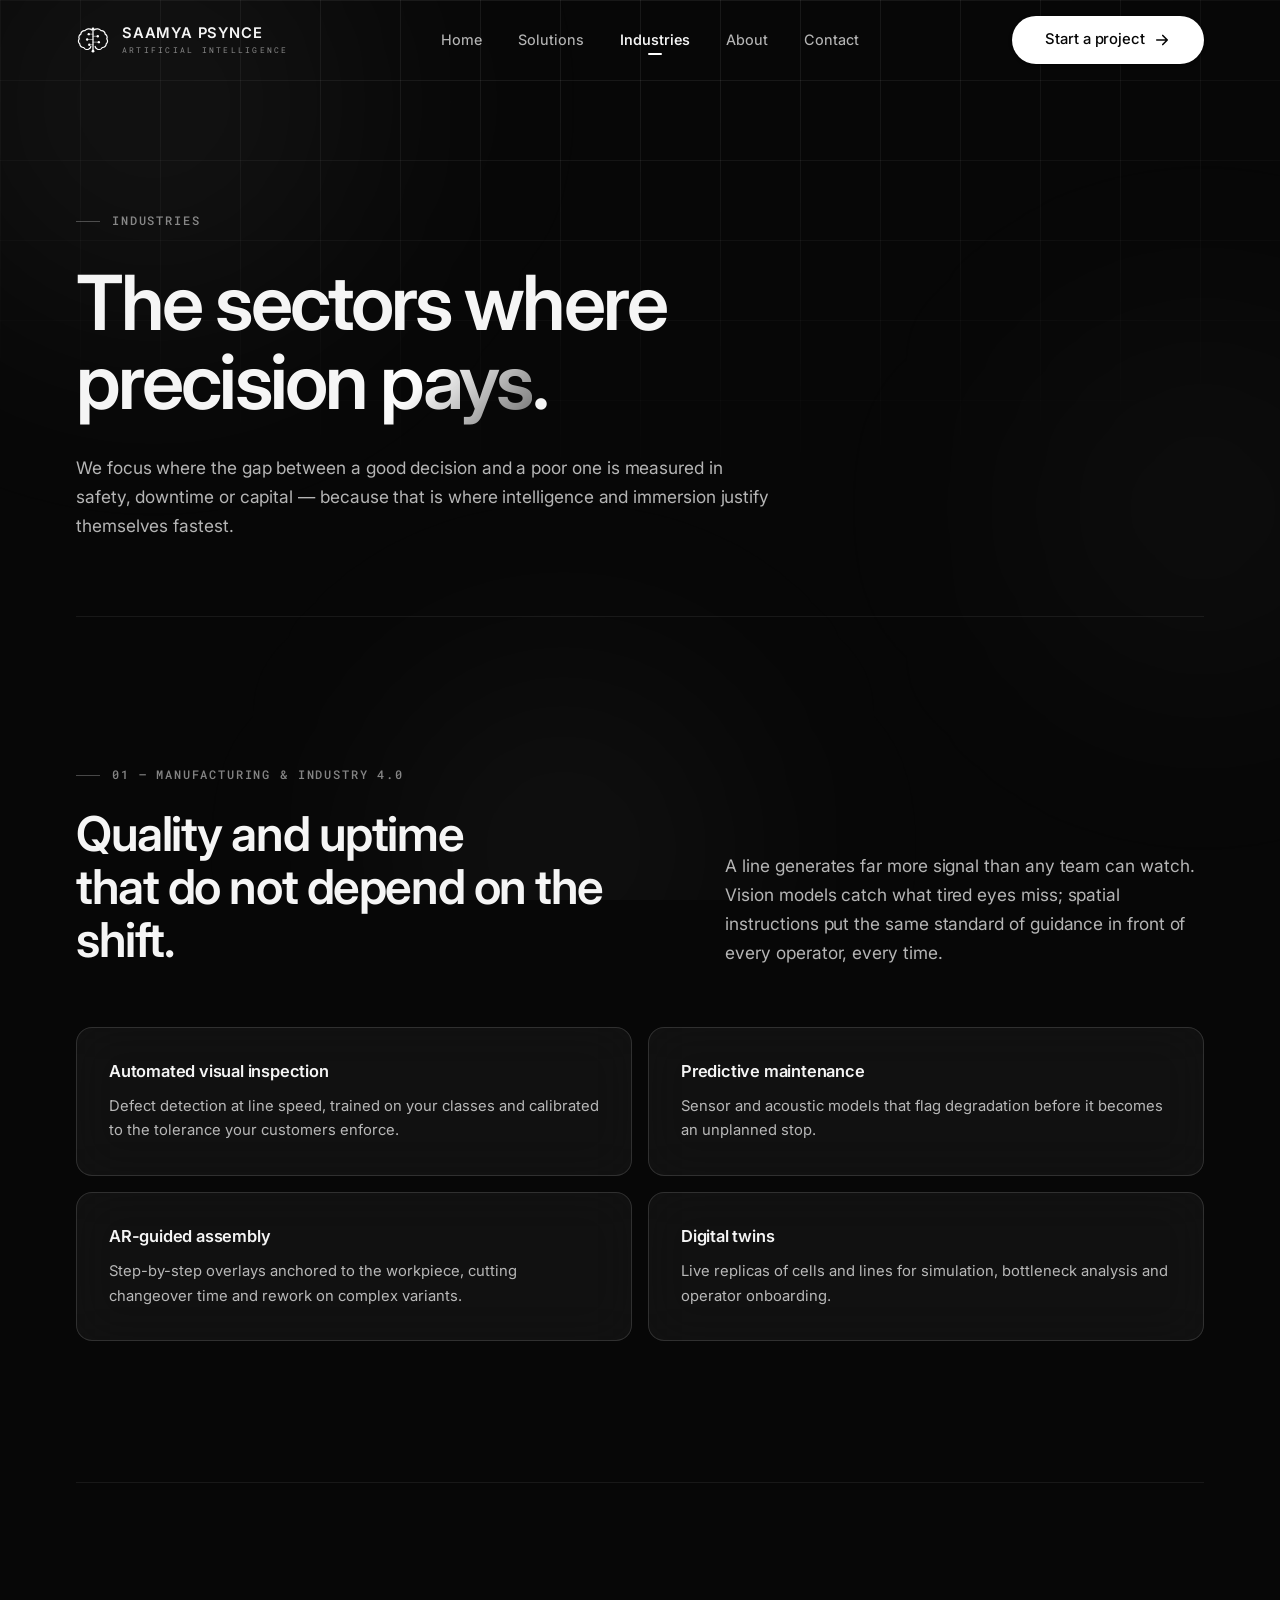
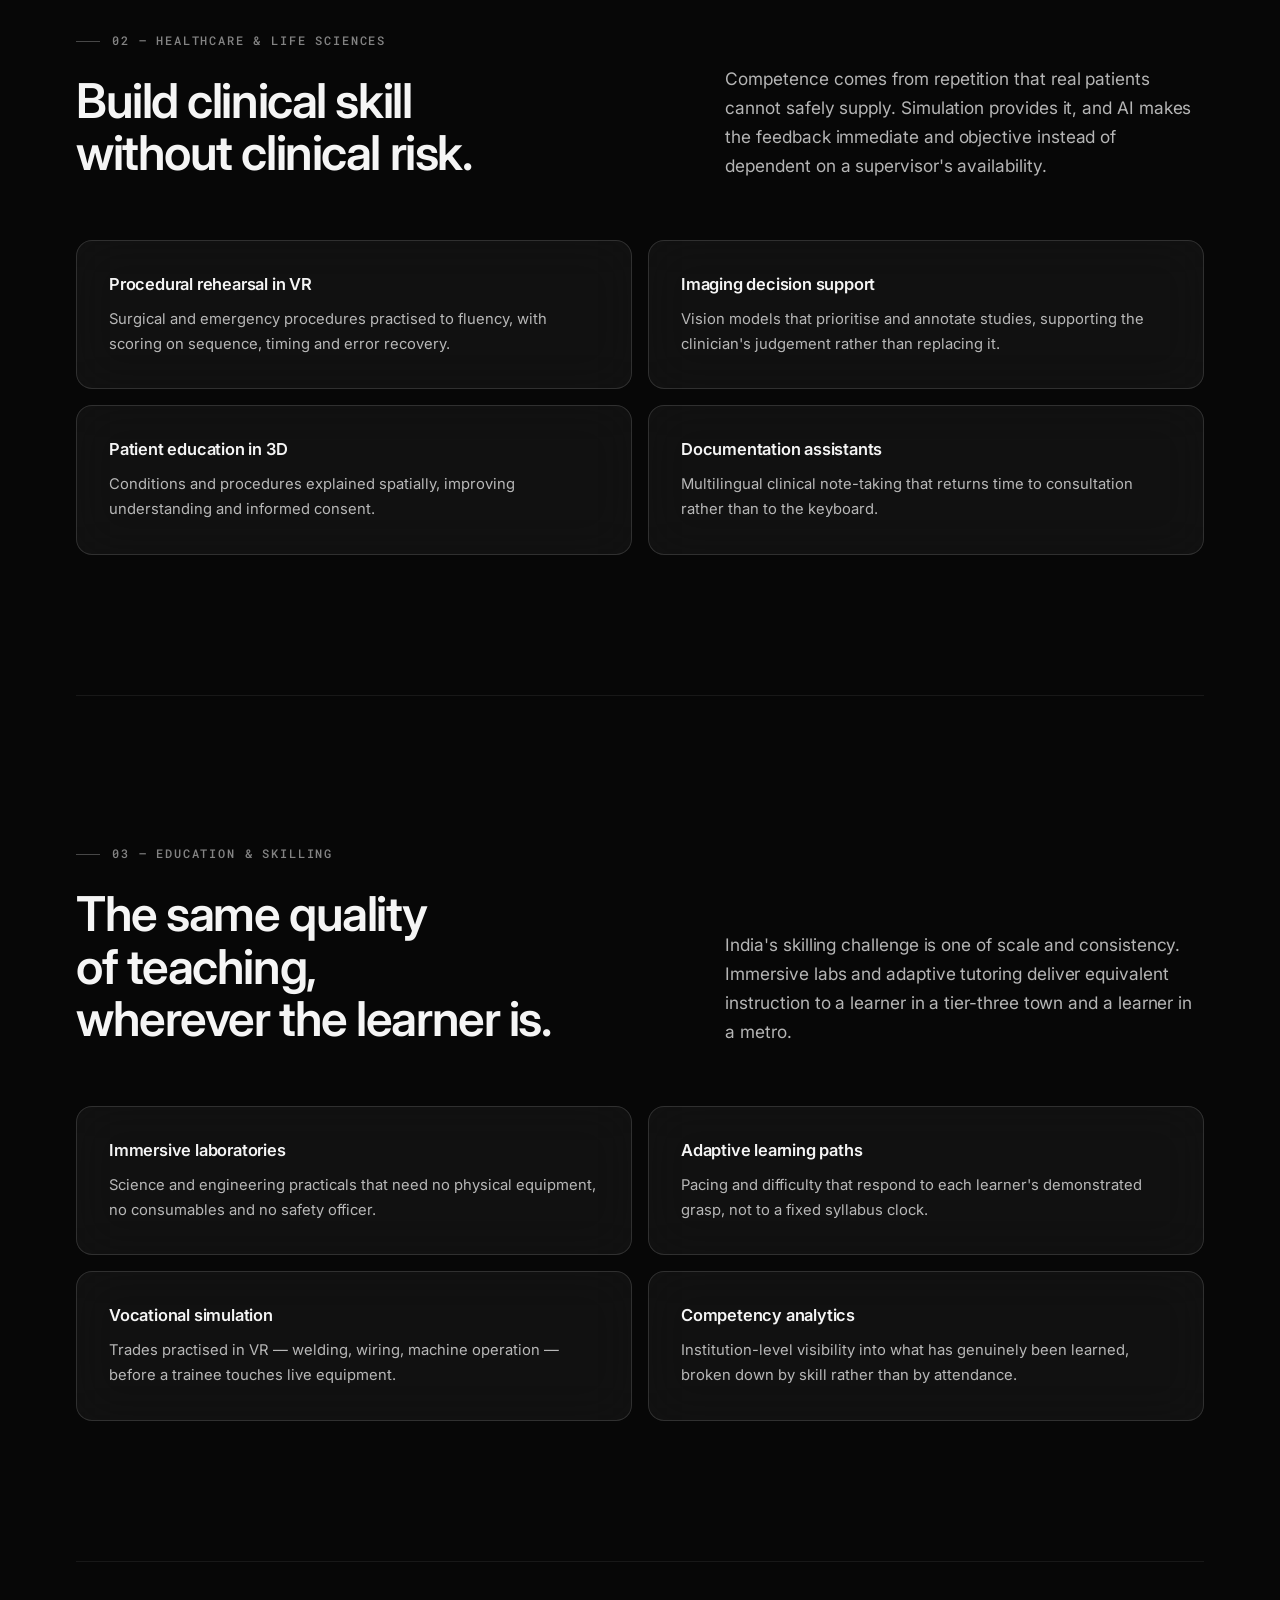
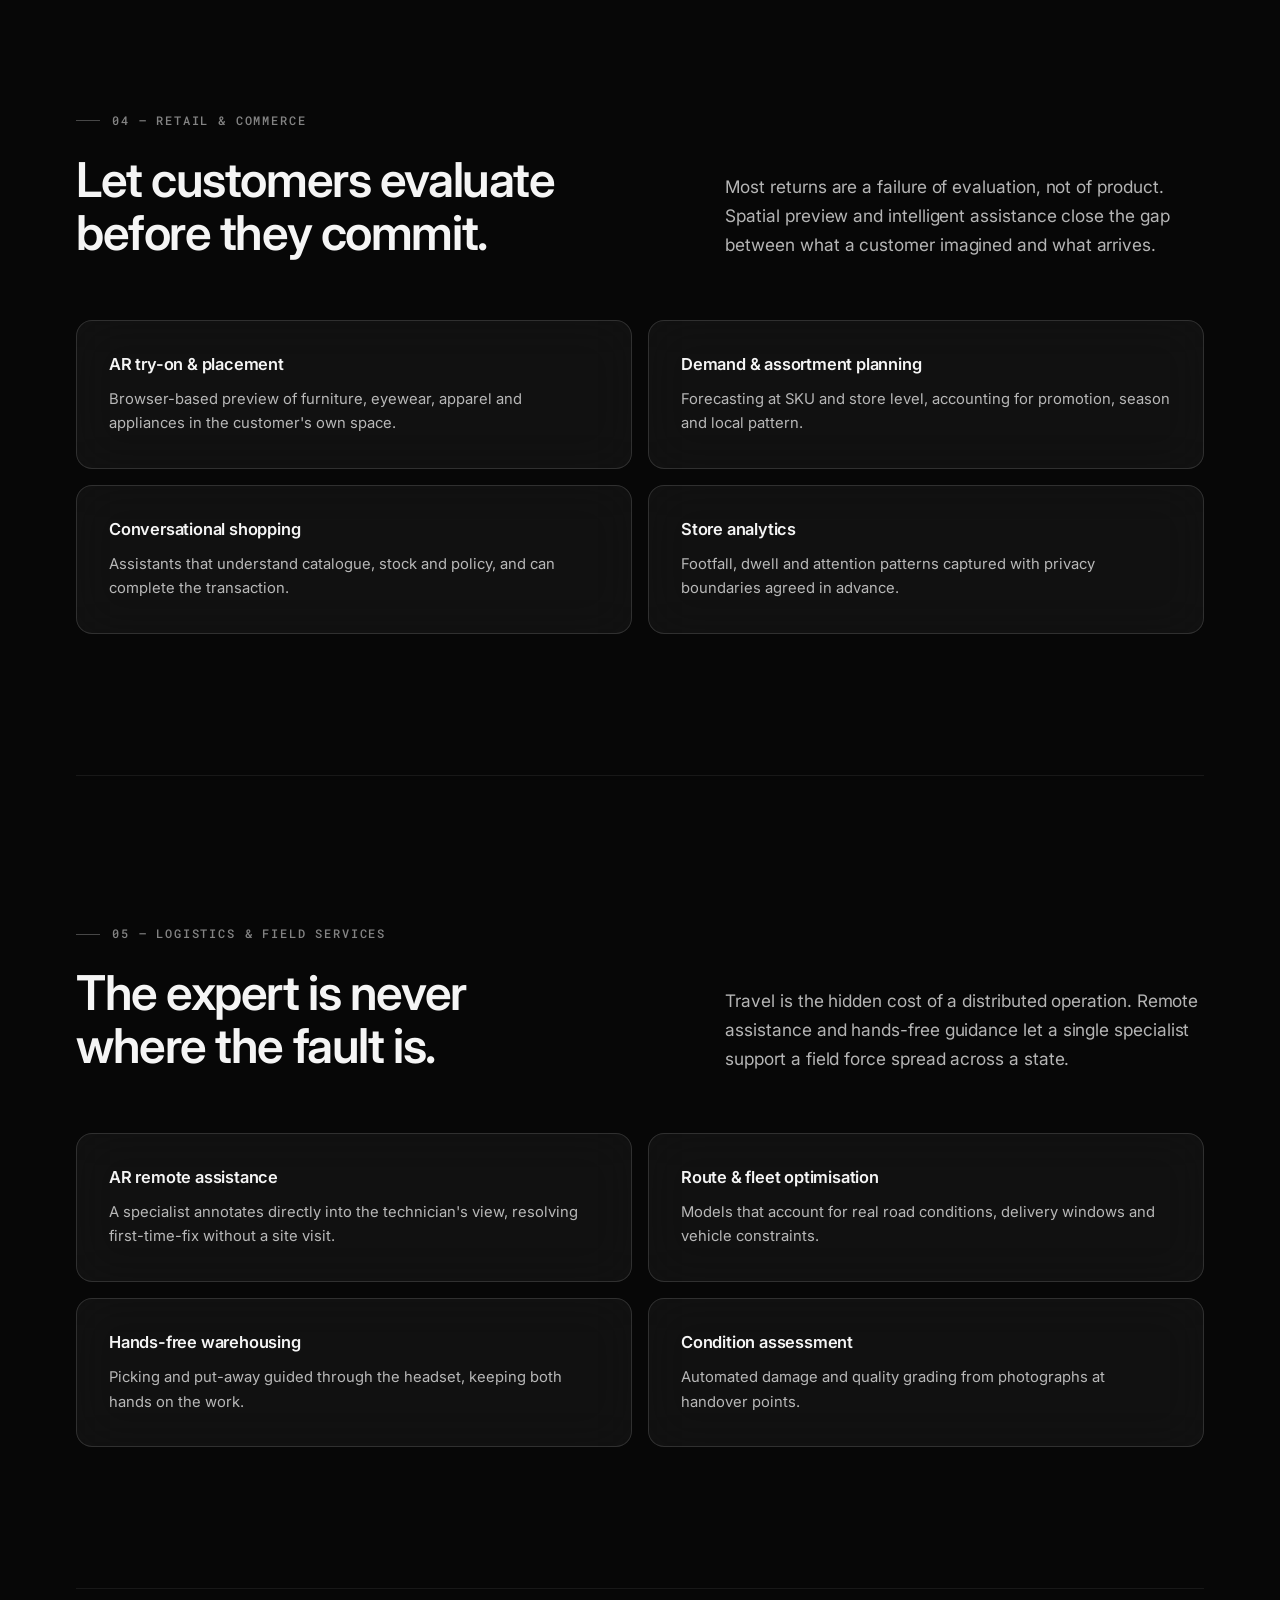
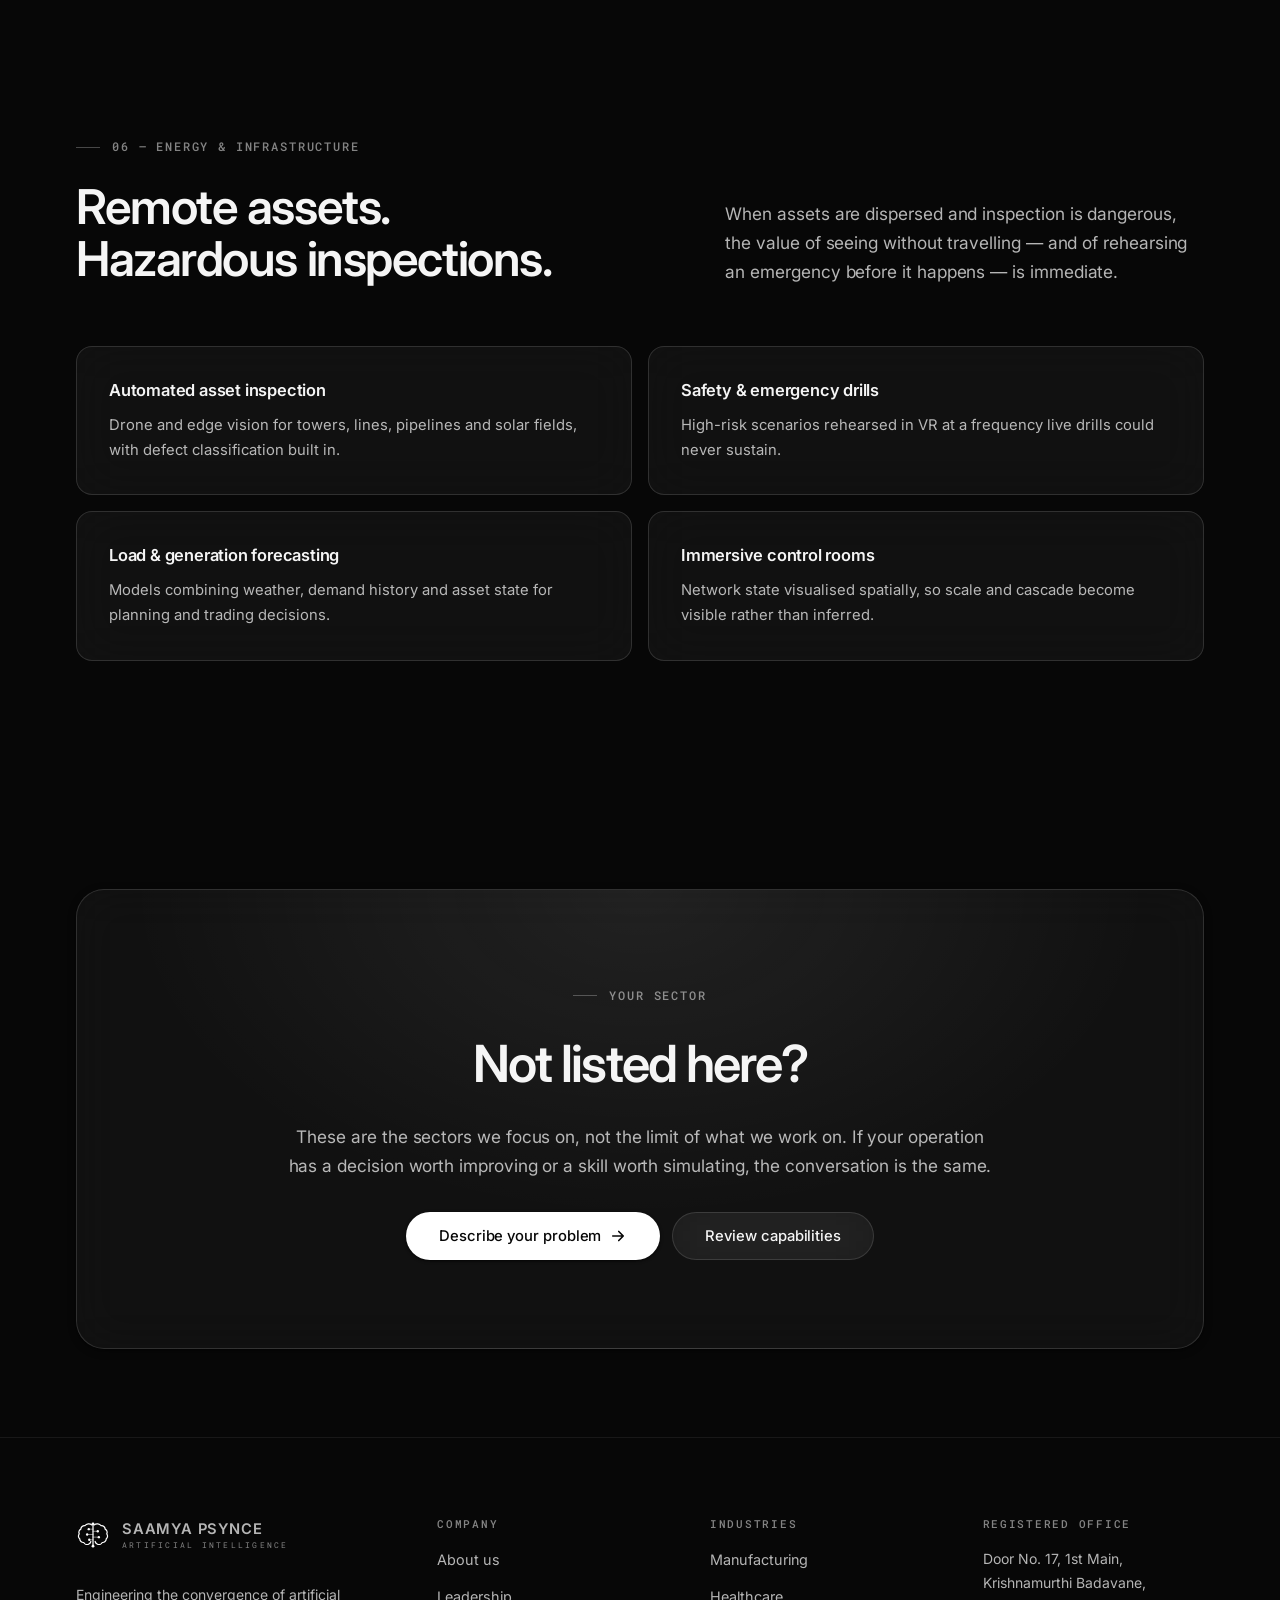
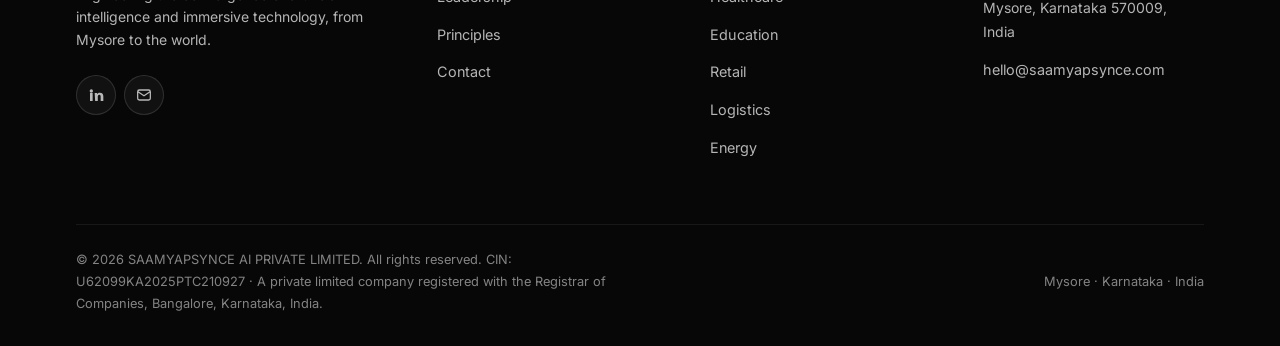
<file: industries.html>
<!DOCTYPE html>
<html lang="en">
<head>
<meta charset="utf-8">
<meta name="viewport" content="width=device-width, initial-scale=1">
<title>Industries — Saamya Psynce AI</title>
<meta name="description" content="AI and immersive technology for manufacturing, healthcare, education, retail, logistics and energy — delivered by Saamya Psynce AI, Mysore, India.">
<meta name="theme-color" content="#070707">
<link rel="canonical" href="https://saamyapsynce.com/industries.html">
<meta property="og:type" content="website">
<meta property="og:site_name" content="Saamya Psynce AI">
<meta property="og:title" content="Industries — Saamya Psynce AI">
<meta property="og:description" content="Where AI and immersive technology change the economics of an operation.">
<meta property="og:image" content="https://saamyapsynce.com/assets/img/og-image.png">
<meta property="og:image:width" content="1200">
<meta property="og:image:height" content="630">
<meta name="twitter:card" content="summary_large_image">
<meta name="twitter:image" content="https://saamyapsynce.com/assets/img/og-image.png">
<link rel="icon" href="assets/img/favicon.svg" type="image/svg+xml">
<link rel="preconnect" href="https://fonts.googleapis.com">
<link rel="preconnect" href="https://fonts.gstatic.com" crossorigin>
<link href="https://fonts.googleapis.com/css2?family=Inter:wght@300..700&family=Roboto+Mono:wght@400;500&display=swap" rel="stylesheet">
<link rel="stylesheet" href="assets/css/style.css">
</head>

<body>
<a class="skip-link" href="#main">Skip to content</a>

<div class="aurora" aria-hidden="true"><span></span><span></span><span></span></div>
<div class="grid-overlay" aria-hidden="true"></div>

<header class="site-header">
  <nav class="wrap nav" aria-label="Primary">
    <a class="brand" href="index.html" aria-label="Saamya Psynce AI — home">
      <img class="brand__mark" src="assets/img/logo.svg" alt="" width="36" height="36">
      <span class="brand__text">
        <span class="brand__name">SAAMYA PSYNCE</span>
        <span class="brand__sub">ARTIFICIAL INTELLIGENCE</span>
      </span>
    </a>
    <ul class="nav__links">
      <li><a href="index.html">Home</a></li>
      <li><a href="solutions.html">Solutions</a></li>
      <li><a href="industries.html" aria-current="page">Industries</a></li>
      <li><a href="about.html">About</a></li>
      <li><a href="contact.html">Contact</a></li>
      <li class="nav__drawer-cta"><a class="btn btn--primary" href="contact.html">Start a project <svg viewBox="0 0 24 24" fill="none" stroke="currentColor" stroke-width="2.2" stroke-linecap="round" stroke-linejoin="round" aria-hidden="true"><path d="M5 12h14M13 6l6 6-6 6"/></svg></a></li>
    </ul>
    <div class="nav__actions">
      <a class="btn btn--primary nav__cta" href="contact.html">
        Start a project
        <svg viewBox="0 0 24 24" fill="none" stroke="currentColor" stroke-width="2.2" stroke-linecap="round" stroke-linejoin="round" aria-hidden="true"><path d="M5 12h14M13 6l6 6-6 6"/></svg>
      </a>

      <button class="nav__toggle icon-btn" type="button" aria-expanded="false" aria-label="Toggle navigation menu"><span></span></button>
    </div>
  </nav>
</header>

<main id="main">

  <section class="page-hero">
    <div class="wrap stack-lg">
      <span class="eyebrow" data-reveal>Industries</span>
      <h1 class="display" data-reveal data-reveal-delay="60">
        The sectors where<br>precision <span class="grad-text">pays</span>.
      </h1>
      <p class="lead" data-reveal data-reveal-delay="120">
        We focus where the gap between a good decision and a poor one is measured in safety,
        downtime or capital — because that is where intelligence and immersion justify
        themselves fastest.
      </p>
    </div>
  </section>

  <div class="wrap"><div class="divider"></div></div>

  <!-- ================= Manufacturing ================= -->
  <section class="section" id="manufacturing">
    <div class="wrap">
      <div class="sec-head">
        <div class="stack" data-reveal>
          <span class="eyebrow">01 — Manufacturing &amp; Industry 4.0</span>
          <h2 class="h2">Quality and uptime<br>that do not depend on the shift.</h2>
        </div>
        <p class="lead" data-reveal data-reveal-delay="80">
          A line generates far more signal than any team can watch. Vision models catch what
          tired eyes miss; spatial instructions put the same standard of guidance in front of
          every operator, every time.
        </p>
      </div>
      <div class="bento">
        <article class="card card--spot col-3" data-reveal>
          <h3 class="h4">Automated visual inspection</h3>
          <p>Defect detection at line speed, trained on your classes and calibrated to the tolerance your customers enforce.</p>
        </article>
        <article class="card card--spot col-3" data-reveal data-reveal-delay="60">
          <h3 class="h4">Predictive maintenance</h3>
          <p>Sensor and acoustic models that flag degradation before it becomes an unplanned stop.</p>
        </article>
        <article class="card card--spot col-3" data-reveal data-reveal-delay="120">
          <h3 class="h4">AR-guided assembly</h3>
          <p>Step-by-step overlays anchored to the workpiece, cutting changeover time and rework on complex variants.</p>
        </article>
        <article class="card card--spot col-3" data-reveal data-reveal-delay="180">
          <h3 class="h4">Digital twins</h3>
          <p>Live replicas of cells and lines for simulation, bottleneck analysis and operator onboarding.</p>
        </article>
      </div>
    </div>
  </section>

  <div class="wrap"><div class="divider"></div></div>

  <!-- ================= Healthcare ================= -->
  <section class="section" id="healthcare">
    <div class="wrap">
      <div class="sec-head">
        <div class="stack" data-reveal>
          <span class="eyebrow">02 — Healthcare &amp; Life Sciences</span>
          <h2 class="h2">Build clinical skill<br>without clinical risk.</h2>
        </div>
        <p class="lead" data-reveal data-reveal-delay="80">
          Competence comes from repetition that real patients cannot safely supply. Simulation
          provides it, and AI makes the feedback immediate and objective instead of dependent on
          a supervisor's availability.
        </p>
      </div>
      <div class="bento">
        <article class="card card--spot col-3" data-reveal>
          <h3 class="h4">Procedural rehearsal in VR</h3>
          <p>Surgical and emergency procedures practised to fluency, with scoring on sequence, timing and error recovery.</p>
        </article>
        <article class="card card--spot col-3" data-reveal data-reveal-delay="60">
          <h3 class="h4">Imaging decision support</h3>
          <p>Vision models that prioritise and annotate studies, supporting the clinician's judgement rather than replacing it.</p>
        </article>
        <article class="card card--spot col-3" data-reveal data-reveal-delay="120">
          <h3 class="h4">Patient education in 3D</h3>
          <p>Conditions and procedures explained spatially, improving understanding and informed consent.</p>
        </article>
        <article class="card card--spot col-3" data-reveal data-reveal-delay="180">
          <h3 class="h4">Documentation assistants</h3>
          <p>Multilingual clinical note-taking that returns time to consultation rather than to the keyboard.</p>
        </article>
      </div>
    </div>
  </section>

  <div class="wrap"><div class="divider"></div></div>

  <!-- ================= Education ================= -->
  <section class="section" id="education">
    <div class="wrap">
      <div class="sec-head">
        <div class="stack" data-reveal>
          <span class="eyebrow">03 — Education &amp; Skilling</span>
          <h2 class="h2">The same quality of teaching,<br>wherever the learner is.</h2>
        </div>
        <p class="lead" data-reveal data-reveal-delay="80">
          India's skilling challenge is one of scale and consistency. Immersive labs and adaptive
          tutoring deliver equivalent instruction to a learner in a tier-three town and a learner
          in a metro.
        </p>
      </div>
      <div class="bento">
        <article class="card card--spot col-3" data-reveal>
          <h3 class="h4">Immersive laboratories</h3>
          <p>Science and engineering practicals that need no physical equipment, no consumables and no safety officer.</p>
        </article>
        <article class="card card--spot col-3" data-reveal data-reveal-delay="60">
          <h3 class="h4">Adaptive learning paths</h3>
          <p>Pacing and difficulty that respond to each learner's demonstrated grasp, not to a fixed syllabus clock.</p>
        </article>
        <article class="card card--spot col-3" data-reveal data-reveal-delay="120">
          <h3 class="h4">Vocational simulation</h3>
          <p>Trades practised in VR — welding, wiring, machine operation — before a trainee touches live equipment.</p>
        </article>
        <article class="card card--spot col-3" data-reveal data-reveal-delay="180">
          <h3 class="h4">Competency analytics</h3>
          <p>Institution-level visibility into what has genuinely been learned, broken down by skill rather than by attendance.</p>
        </article>
      </div>
    </div>
  </section>

  <div class="wrap"><div class="divider"></div></div>

  <!-- ================= Retail ================= -->
  <section class="section" id="retail">
    <div class="wrap">
      <div class="sec-head">
        <div class="stack" data-reveal>
          <span class="eyebrow">04 — Retail &amp; Commerce</span>
          <h2 class="h2">Let customers evaluate<br>before they commit.</h2>
        </div>
        <p class="lead" data-reveal data-reveal-delay="80">
          Most returns are a failure of evaluation, not of product. Spatial preview and
          intelligent assistance close the gap between what a customer imagined and what arrives.
        </p>
      </div>
      <div class="bento">
        <article class="card card--spot col-3" data-reveal>
          <h3 class="h4">AR try-on &amp; placement</h3>
          <p>Browser-based preview of furniture, eyewear, apparel and appliances in the customer's own space.</p>
        </article>
        <article class="card card--spot col-3" data-reveal data-reveal-delay="60">
          <h3 class="h4">Demand &amp; assortment planning</h3>
          <p>Forecasting at SKU and store level, accounting for promotion, season and local pattern.</p>
        </article>
        <article class="card card--spot col-3" data-reveal data-reveal-delay="120">
          <h3 class="h4">Conversational shopping</h3>
          <p>Assistants that understand catalogue, stock and policy, and can complete the transaction.</p>
        </article>
        <article class="card card--spot col-3" data-reveal data-reveal-delay="180">
          <h3 class="h4">Store analytics</h3>
          <p>Footfall, dwell and attention patterns captured with privacy boundaries agreed in advance.</p>
        </article>
      </div>
    </div>
  </section>

  <div class="wrap"><div class="divider"></div></div>

  <!-- ================= Logistics ================= -->
  <section class="section" id="logistics">
    <div class="wrap">
      <div class="sec-head">
        <div class="stack" data-reveal>
          <span class="eyebrow">05 — Logistics &amp; Field Services</span>
          <h2 class="h2">The expert is never<br>where the fault is.</h2>
        </div>
        <p class="lead" data-reveal data-reveal-delay="80">
          Travel is the hidden cost of a distributed operation. Remote assistance and hands-free
          guidance let a single specialist support a field force spread across a state.
        </p>
      </div>
      <div class="bento">
        <article class="card card--spot col-3" data-reveal>
          <h3 class="h4">AR remote assistance</h3>
          <p>A specialist annotates directly into the technician's view, resolving first-time-fix without a site visit.</p>
        </article>
        <article class="card card--spot col-3" data-reveal data-reveal-delay="60">
          <h3 class="h4">Route &amp; fleet optimisation</h3>
          <p>Models that account for real road conditions, delivery windows and vehicle constraints.</p>
        </article>
        <article class="card card--spot col-3" data-reveal data-reveal-delay="120">
          <h3 class="h4">Hands-free warehousing</h3>
          <p>Picking and put-away guided through the headset, keeping both hands on the work.</p>
        </article>
        <article class="card card--spot col-3" data-reveal data-reveal-delay="180">
          <h3 class="h4">Condition assessment</h3>
          <p>Automated damage and quality grading from photographs at handover points.</p>
        </article>
      </div>
    </div>
  </section>

  <div class="wrap"><div class="divider"></div></div>

  <!-- ================= Energy ================= -->
  <section class="section" id="energy">
    <div class="wrap">
      <div class="sec-head">
        <div class="stack" data-reveal>
          <span class="eyebrow">06 — Energy &amp; Infrastructure</span>
          <h2 class="h2">Remote assets.<br>Hazardous inspections.</h2>
        </div>
        <p class="lead" data-reveal data-reveal-delay="80">
          When assets are dispersed and inspection is dangerous, the value of seeing without
          travelling — and of rehearsing an emergency before it happens — is immediate.
        </p>
      </div>
      <div class="bento">
        <article class="card card--spot col-3" data-reveal>
          <h3 class="h4">Automated asset inspection</h3>
          <p>Drone and edge vision for towers, lines, pipelines and solar fields, with defect classification built in.</p>
        </article>
        <article class="card card--spot col-3" data-reveal data-reveal-delay="60">
          <h3 class="h4">Safety &amp; emergency drills</h3>
          <p>High-risk scenarios rehearsed in VR at a frequency live drills could never sustain.</p>
        </article>
        <article class="card card--spot col-3" data-reveal data-reveal-delay="120">
          <h3 class="h4">Load &amp; generation forecasting</h3>
          <p>Models combining weather, demand history and asset state for planning and trading decisions.</p>
        </article>
        <article class="card card--spot col-3" data-reveal data-reveal-delay="180">
          <h3 class="h4">Immersive control rooms</h3>
          <p>Network state visualised spatially, so scale and cascade become visible rather than inferred.</p>
        </article>
      </div>
    </div>
  </section>

  <!-- ================= CTA ================= -->
  <section class="section--tight">
    <div class="wrap">
      <div class="cta stack-lg" data-reveal>
        <span class="eyebrow" style="justify-content:center">Your sector</span>
        <h2 class="display">Not listed here?</h2>
        <p class="lead" style="margin-inline:auto;text-align:center">
          These are the sectors we focus on, not the limit of what we work on. If your operation
          has a decision worth improving or a skill worth simulating, the conversation is the
          same.
        </p>
        <div class="cta__actions">
          <a class="btn btn--primary" href="contact.html">
            Describe your problem
            <svg viewBox="0 0 24 24" fill="none" stroke="currentColor" stroke-width="2.2" stroke-linecap="round" stroke-linejoin="round" aria-hidden="true"><path d="M5 12h14M13 6l6 6-6 6"/></svg>
          </a>
          <a class="btn btn--ghost" href="solutions.html">Review capabilities</a>
        </div>
      </div>
    </div>
  </section>

</main>

<footer class="site-footer">
  <div class="wrap">
    <div class="footer__top">
      <div class="footer__col stack">
        <a class="brand" href="index.html" aria-label="Saamya Psynce AI — home">
          <img class="brand__mark" src="assets/img/logo.svg" alt="" width="36" height="36">
          <span class="brand__text">
            <span class="brand__name">SAAMYA PSYNCE</span>
            <span class="brand__sub">ARTIFICIAL INTELLIGENCE</span>
          </span>
        </a>
        <p class="muted small" style="max-width:38ch">
          Engineering the convergence of artificial intelligence and immersive technology,
          from Mysore to the world.
        </p>
        <div class="socials">
          <a href="https://www.linkedin.com/company/saamya-psynce-ai" target="_blank" rel="noopener noreferrer" aria-label="Saamya Psynce AI on LinkedIn">
            <svg viewBox="0 0 24 24" fill="currentColor" aria-hidden="true"><path d="M4.98 3.5a2.5 2.5 0 1 1 0 5 2.5 2.5 0 0 1 0-5ZM3 9h4v12H3Zm7 0h3.8v1.7h.05c.53-1 1.82-2.06 3.75-2.06C21.6 8.64 23 10.9 23 14.26V21h-4v-6c0-1.43-.03-3.27-2-3.27-2 0-2.3 1.56-2.3 3.17V21h-4Z"/></svg>
          </a>
          <a href="mailto:hello@saamyapsynce.com" aria-label="Email Saamya Psynce AI">
            <svg viewBox="0 0 24 24" fill="none" stroke="currentColor" stroke-width="1.9" aria-hidden="true"><rect x="2.5" y="4.5" width="19" height="15" rx="2.5"/><path d="m3 7 9 6 9-6"/></svg>
          </a>
        </div>
      </div>

      <div class="footer__col">
        <h4>Company</h4>
        <ul>
          <li><a href="about.html">About us</a></li>
          <li><a href="about.html#leadership">Leadership</a></li>
          <li><a href="about.html#principles">Principles</a></li>
          <li><a href="contact.html">Contact</a></li>
        </ul>
      </div>

      <div class="footer__col">
        <h4>Industries</h4>
        <ul>
          <li><a href="industries.html#manufacturing">Manufacturing</a></li>
          <li><a href="industries.html#healthcare">Healthcare</a></li>
          <li><a href="industries.html#education">Education</a></li>
          <li><a href="industries.html#retail">Retail</a></li>
          <li><a href="industries.html#logistics">Logistics</a></li>
          <li><a href="industries.html#energy">Energy</a></li>
        </ul>
      </div>

      <div class="footer__col">
        <h4>Registered office</h4>
        <ul>
          <li class="muted small" style="line-height:1.75">
            Door No. 17, 1st Main,<br>
            Krishnamurthi Badavane,<br>
            Mysore, Karnataka 570009,<br>
            India
          </li>
          <li><a href="mailto:hello@saamyapsynce.com">hello@saamyapsynce.com</a></li>
        </ul>
      </div>
    </div>

    <div class="footer__bottom">
      <p class="footer__legal">
        © <span data-year>2026</span> SAAMYAPSYNCE AI PRIVATE LIMITED. All rights reserved.
        CIN: U62099KA2025PTC210927 · A private limited company registered with the Registrar of
        Companies, Bangalore, Karnataka, India.
      </p>
      <p>Mysore · Karnataka · India</p>
    </div>
  </div>
</footer>

<script src="assets/js/main.js"></script>
</body>
</html>
</file>
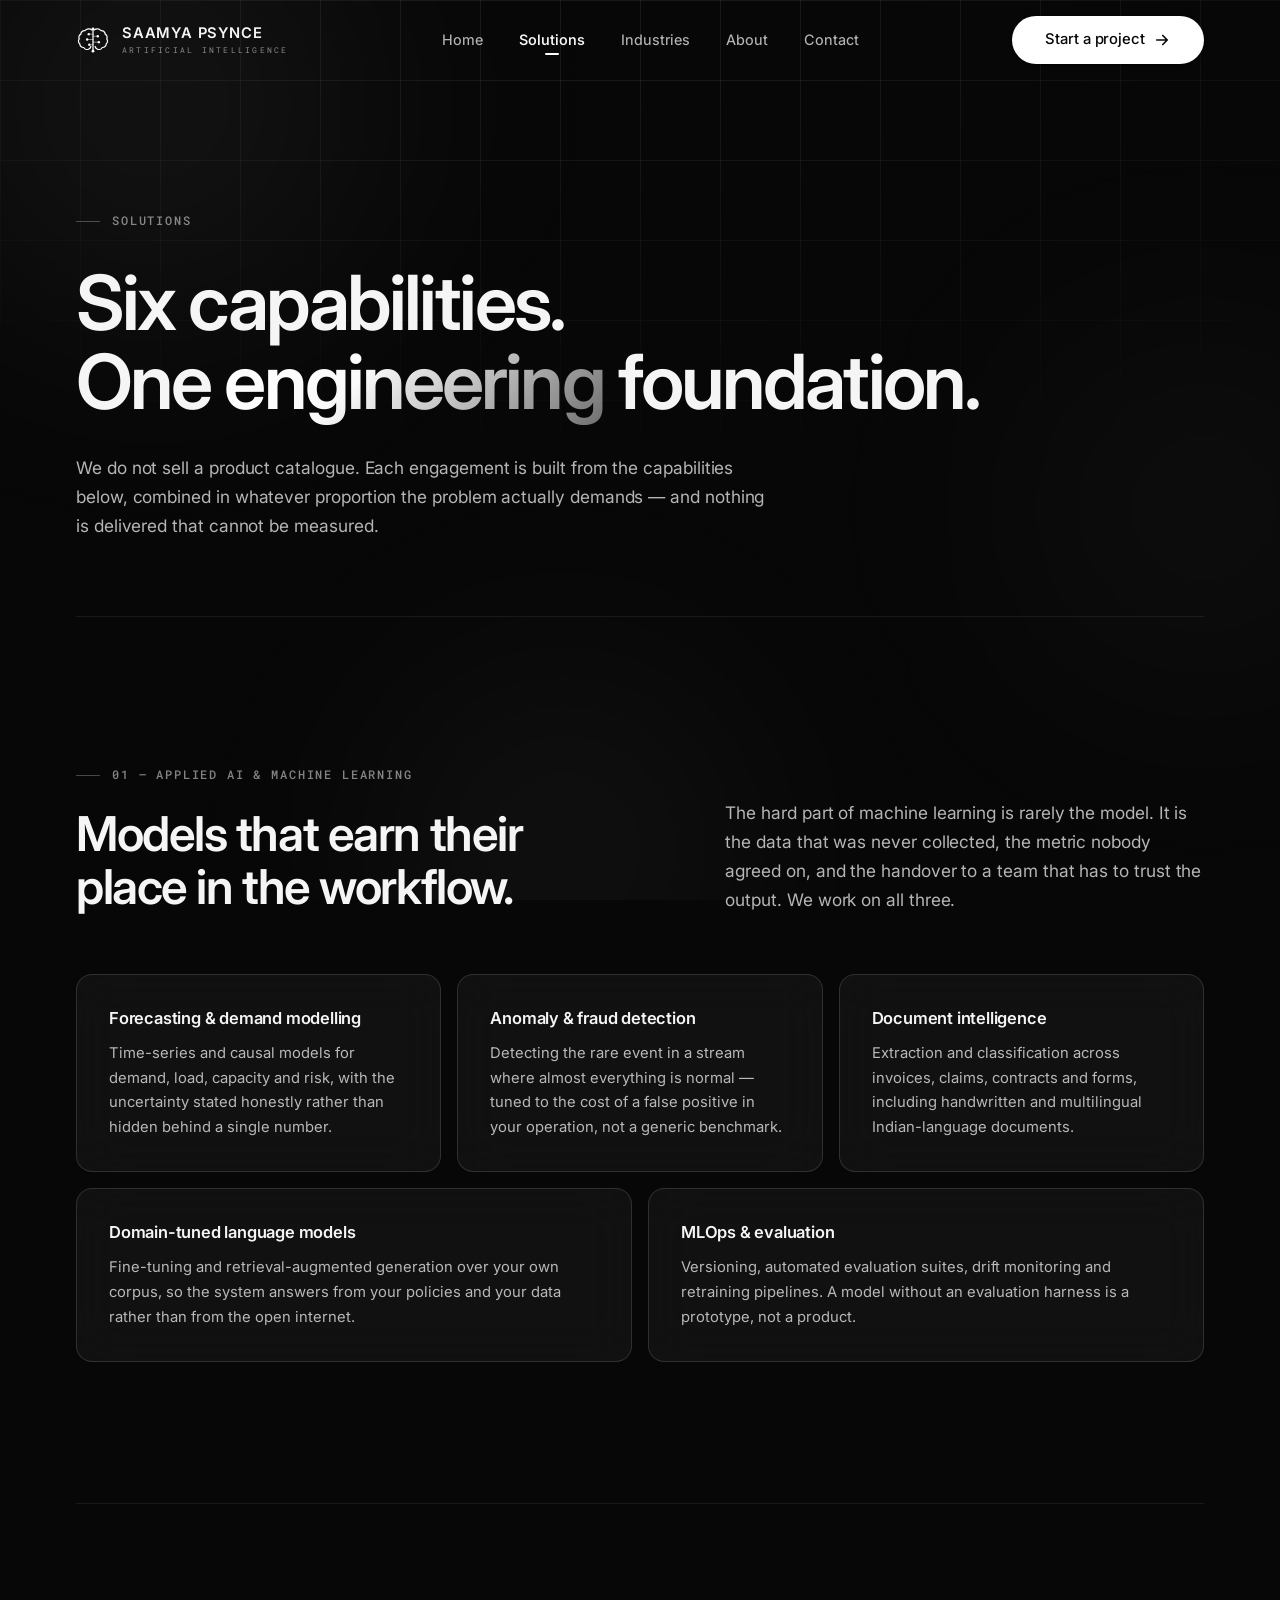
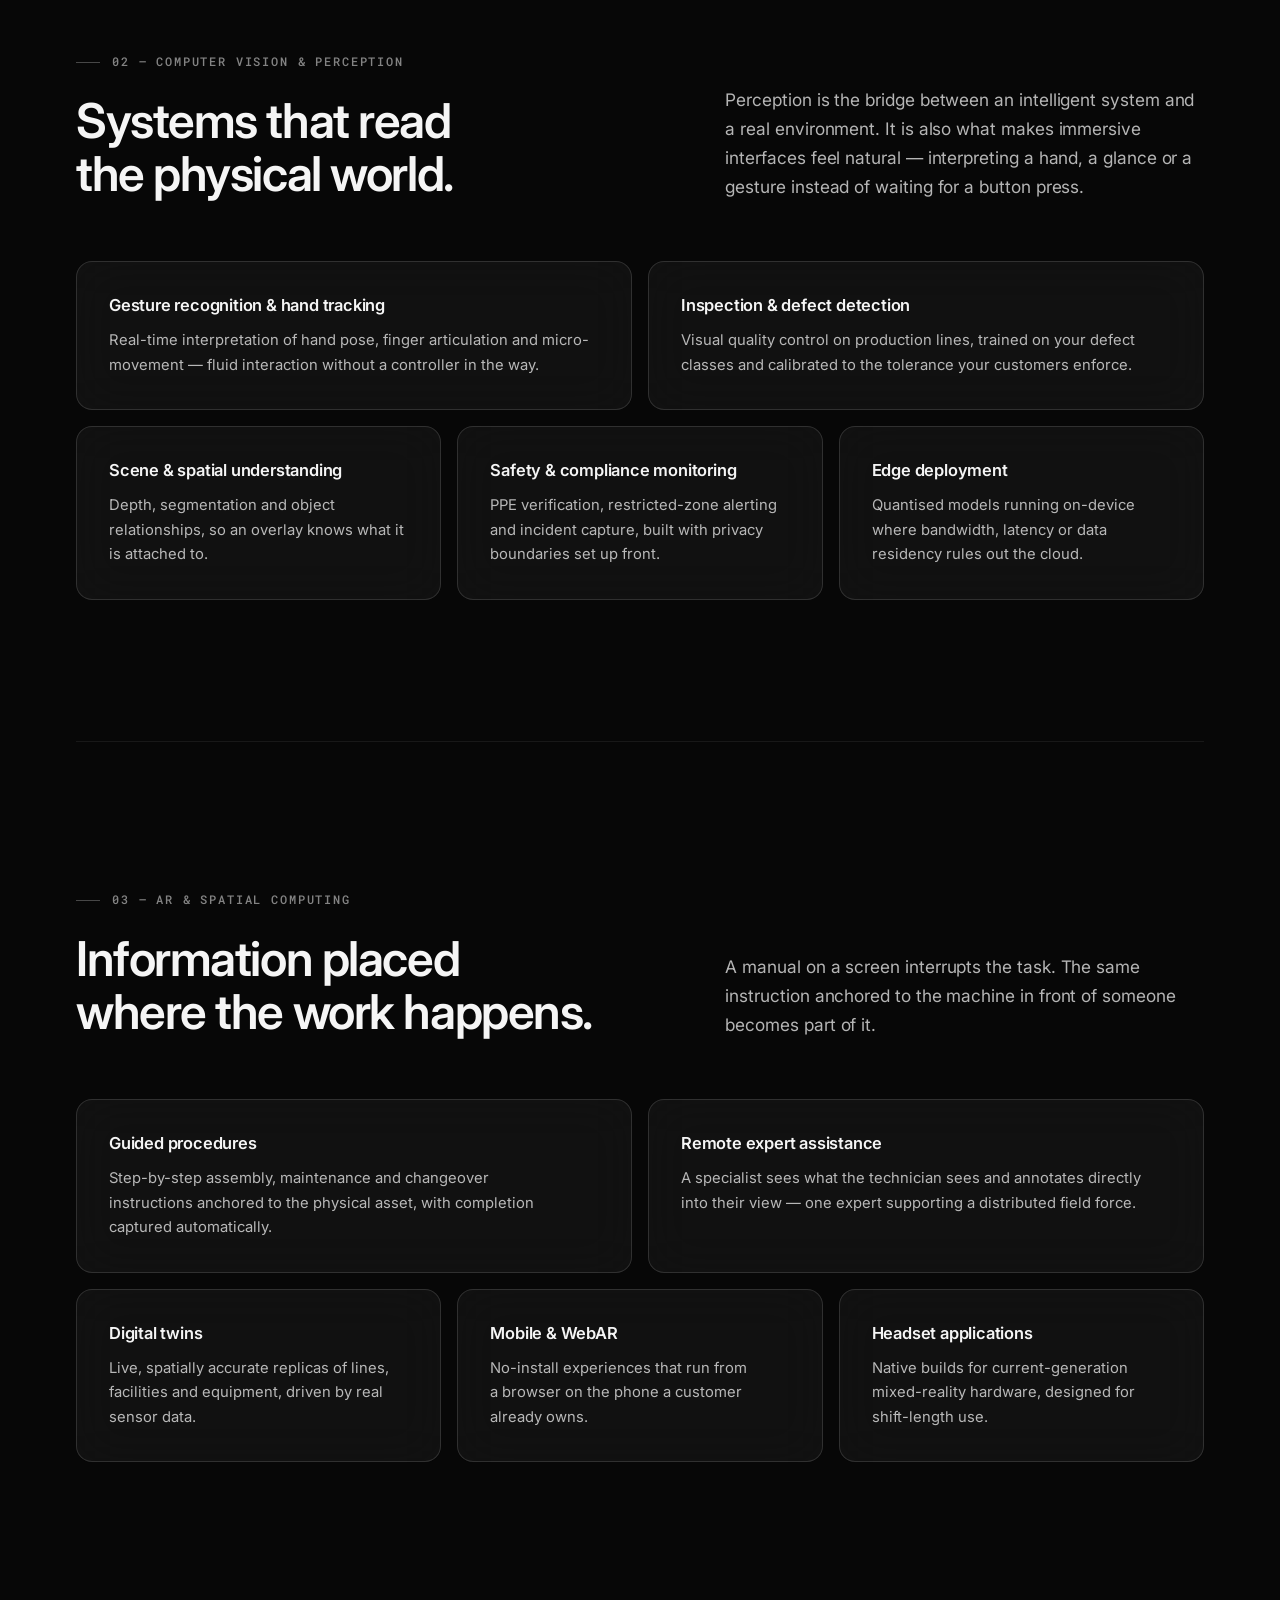
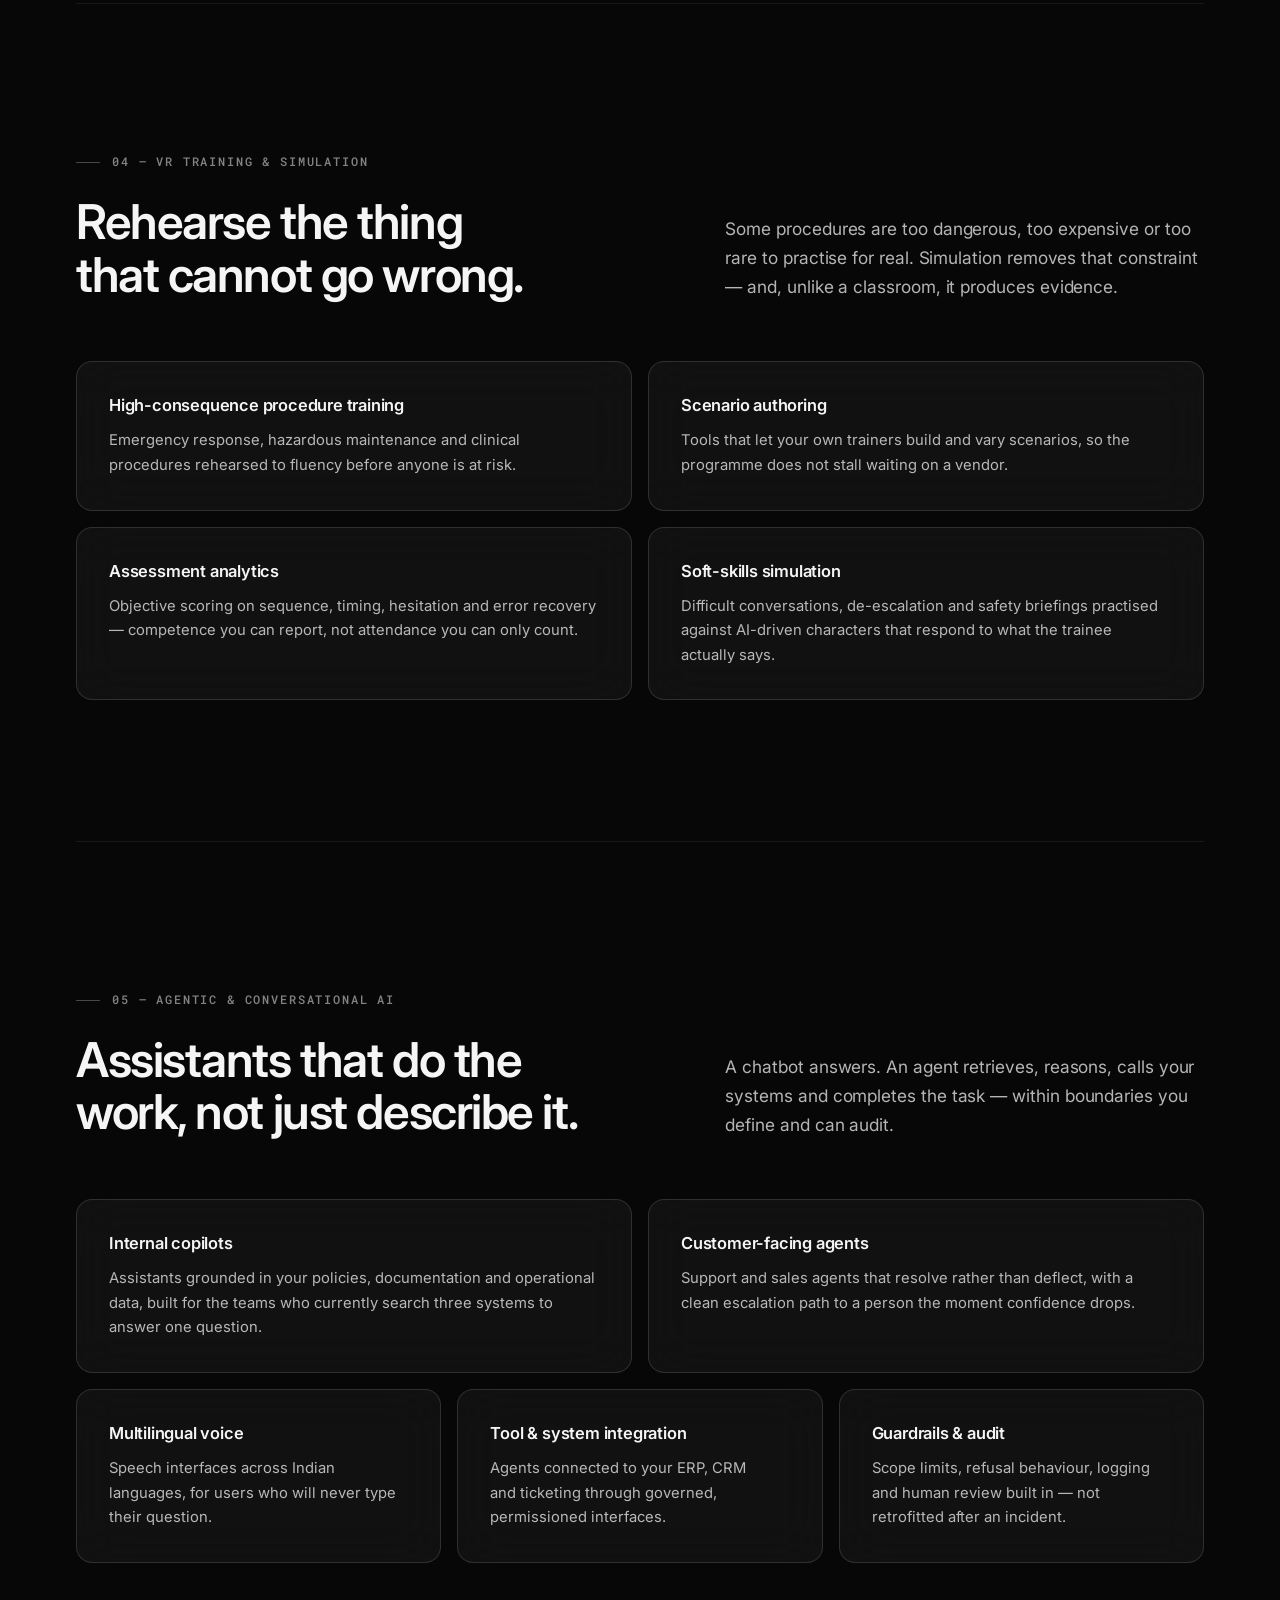
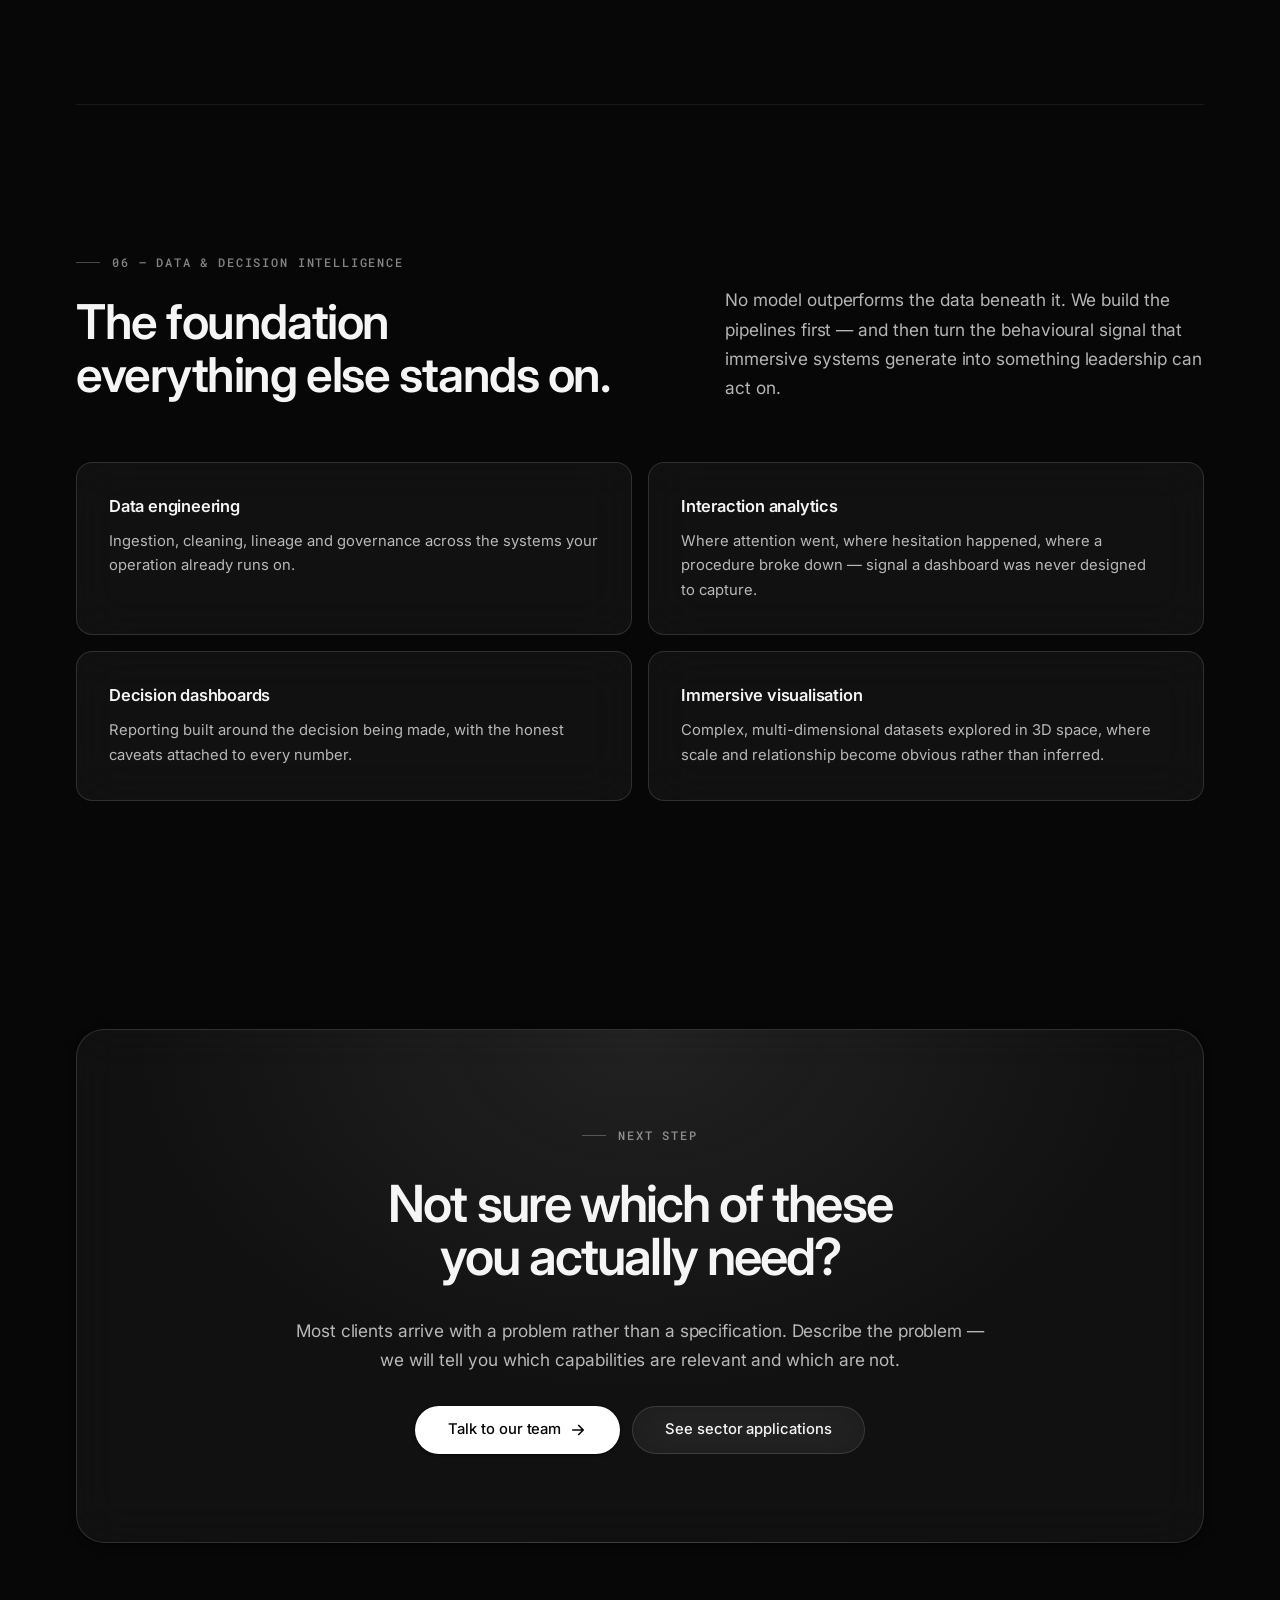
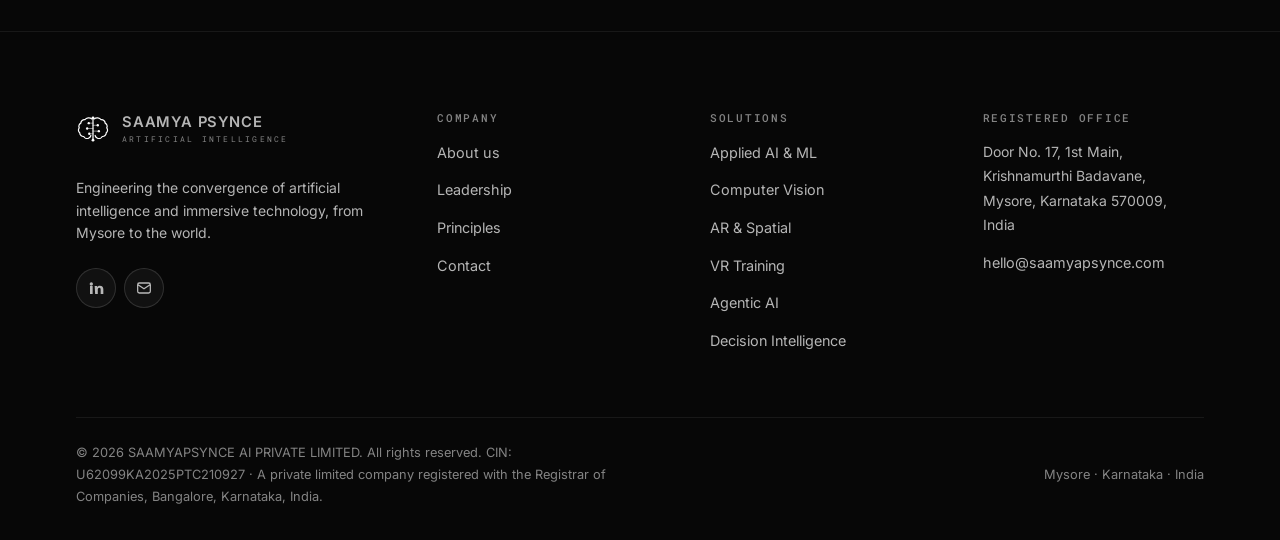
<file: solutions.html>
<!DOCTYPE html>
<html lang="en">
<head>
<meta charset="utf-8">
<meta name="viewport" content="width=device-width, initial-scale=1">
<title>Solutions — Saamya Psynce AI</title>
<meta name="description" content="Applied AI and machine learning, computer vision, AR and spatial computing, VR training simulation, agentic AI and decision intelligence — delivered by Saamya Psynce AI.">
<meta name="theme-color" content="#070707">
<link rel="canonical" href="https://saamyapsynce.com/solutions.html">
<meta property="og:type" content="website">
<meta property="og:site_name" content="Saamya Psynce AI">
<meta property="og:title" content="Solutions — Saamya Psynce AI">
<meta property="og:description" content="Six engineering capabilities spanning artificial intelligence and immersive technology.">
<meta property="og:image" content="https://saamyapsynce.com/assets/img/og-image.png">
<meta property="og:image:width" content="1200">
<meta property="og:image:height" content="630">
<meta name="twitter:card" content="summary_large_image">
<meta name="twitter:image" content="https://saamyapsynce.com/assets/img/og-image.png">
<link rel="icon" href="assets/img/favicon.svg" type="image/svg+xml">
<link rel="preconnect" href="https://fonts.googleapis.com">
<link rel="preconnect" href="https://fonts.gstatic.com" crossorigin>
<link href="https://fonts.googleapis.com/css2?family=Inter:wght@300..700&family=Roboto+Mono:wght@400;500&display=swap" rel="stylesheet">
<link rel="stylesheet" href="assets/css/style.css">
</head>

<body>
<a class="skip-link" href="#main">Skip to content</a>

<div class="aurora" aria-hidden="true"><span></span><span></span><span></span></div>
<div class="grid-overlay" aria-hidden="true"></div>

<header class="site-header">
  <nav class="wrap nav" aria-label="Primary">
    <a class="brand" href="index.html" aria-label="Saamya Psynce AI — home">
      <img class="brand__mark" src="assets/img/logo.svg" alt="" width="36" height="36">
      <span class="brand__text">
        <span class="brand__name">SAAMYA PSYNCE</span>
        <span class="brand__sub">ARTIFICIAL INTELLIGENCE</span>
      </span>
    </a>
    <ul class="nav__links">
      <li><a href="index.html">Home</a></li>
      <li><a href="solutions.html" aria-current="page">Solutions</a></li>
      <li><a href="industries.html">Industries</a></li>
      <li><a href="about.html">About</a></li>
      <li><a href="contact.html">Contact</a></li>
      <li class="nav__drawer-cta"><a class="btn btn--primary" href="contact.html">Start a project <svg viewBox="0 0 24 24" fill="none" stroke="currentColor" stroke-width="2.2" stroke-linecap="round" stroke-linejoin="round" aria-hidden="true"><path d="M5 12h14M13 6l6 6-6 6"/></svg></a></li>
    </ul>
    <div class="nav__actions">
      <a class="btn btn--primary nav__cta" href="contact.html">
        Start a project
        <svg viewBox="0 0 24 24" fill="none" stroke="currentColor" stroke-width="2.2" stroke-linecap="round" stroke-linejoin="round" aria-hidden="true"><path d="M5 12h14M13 6l6 6-6 6"/></svg>
      </a>

      <button class="nav__toggle icon-btn" type="button" aria-expanded="false" aria-label="Toggle navigation menu"><span></span></button>
    </div>
  </nav>
</header>

<main id="main">

  <section class="page-hero">
    <div class="wrap stack-lg">
      <span class="eyebrow" data-reveal>Solutions</span>
      <h1 class="display" data-reveal data-reveal-delay="60">
        Six capabilities.<br>One <span class="grad-text">engineering</span> foundation.
      </h1>
      <p class="lead" data-reveal data-reveal-delay="120">
        We do not sell a product catalogue. Each engagement is built from the capabilities below,
        combined in whatever proportion the problem actually demands — and nothing is delivered
        that cannot be measured.
      </p>
    </div>
  </section>

  <div class="wrap"><div class="divider"></div></div>

  <!-- ================= 01 Applied AI ================= -->
  <section class="section" id="ai">
    <div class="wrap">
      <div class="sec-head">
        <div class="stack" data-reveal>
          <span class="eyebrow">01 — Applied AI &amp; Machine Learning</span>
          <h2 class="h2">Models that earn their place in the workflow.</h2>
        </div>
        <p class="lead" data-reveal data-reveal-delay="80">
          The hard part of machine learning is rarely the model. It is the data that was never
          collected, the metric nobody agreed on, and the handover to a team that has to trust
          the output. We work on all three.
        </p>
      </div>

      <div class="bento">
        <article class="card card--spot col-2" data-reveal>
          <h3 class="h4">Forecasting &amp; demand modelling</h3>
          <p>Time-series and causal models for demand, load, capacity and risk, with the uncertainty stated honestly rather than hidden behind a single number.</p>
        </article>
        <article class="card card--spot col-2" data-reveal data-reveal-delay="60">
          <h3 class="h4">Anomaly &amp; fraud detection</h3>
          <p>Detecting the rare event in a stream where almost everything is normal — tuned to the cost of a false positive in your operation, not a generic benchmark.</p>
        </article>
        <article class="card card--spot col-2" data-reveal data-reveal-delay="120">
          <h3 class="h4">Document intelligence</h3>
          <p>Extraction and classification across invoices, claims, contracts and forms, including handwritten and multilingual Indian-language documents.</p>
        </article>
        <article class="card card--spot col-3" data-reveal data-reveal-delay="60">
          <h3 class="h4">Domain-tuned language models</h3>
          <p>Fine-tuning and retrieval-augmented generation over your own corpus, so the system answers from your policies and your data rather than from the open internet.</p>
        </article>
        <article class="card card--spot col-3" data-reveal data-reveal-delay="120">
          <h3 class="h4">MLOps &amp; evaluation</h3>
          <p>Versioning, automated evaluation suites, drift monitoring and retraining pipelines. A model without an evaluation harness is a prototype, not a product.</p>
        </article>
      </div>
    </div>
  </section>

  <div class="wrap"><div class="divider"></div></div>

  <!-- ================= 02 Computer Vision ================= -->
  <section class="section" id="vision">
    <div class="wrap">
      <div class="sec-head">
        <div class="stack" data-reveal>
          <span class="eyebrow">02 — Computer Vision &amp; Perception</span>
          <h2 class="h2">Systems that read the physical world.</h2>
        </div>
        <p class="lead" data-reveal data-reveal-delay="80">
          Perception is the bridge between an intelligent system and a real environment. It is
          also what makes immersive interfaces feel natural — interpreting a hand, a glance or a
          gesture instead of waiting for a button press.
        </p>
      </div>

      <div class="bento">
        <article class="card card--spot col-3" data-reveal>
          <h3 class="h4">Gesture recognition &amp; hand tracking</h3>
          <p>Real-time interpretation of hand pose, finger articulation and micro-movement — fluid interaction without a controller in the way.</p>
        </article>
        <article class="card card--spot col-3" data-reveal data-reveal-delay="60">
          <h3 class="h4">Inspection &amp; defect detection</h3>
          <p>Visual quality control on production lines, trained on your defect classes and calibrated to the tolerance your customers enforce.</p>
        </article>
        <article class="card card--spot col-2" data-reveal data-reveal-delay="60">
          <h3 class="h4">Scene &amp; spatial understanding</h3>
          <p>Depth, segmentation and object relationships, so an overlay knows what it is attached to.</p>
        </article>
        <article class="card card--spot col-2" data-reveal data-reveal-delay="120">
          <h3 class="h4">Safety &amp; compliance monitoring</h3>
          <p>PPE verification, restricted-zone alerting and incident capture, built with privacy boundaries set up front.</p>
        </article>
        <article class="card card--spot col-2" data-reveal data-reveal-delay="180">
          <h3 class="h4">Edge deployment</h3>
          <p>Quantised models running on-device where bandwidth, latency or data residency rules out the cloud.</p>
        </article>
      </div>
    </div>
  </section>

  <div class="wrap"><div class="divider"></div></div>

  <!-- ================= 03 AR ================= -->
  <section class="section" id="ar">
    <div class="wrap">
      <div class="sec-head">
        <div class="stack" data-reveal>
          <span class="eyebrow">03 — AR &amp; Spatial Computing</span>
          <h2 class="h2">Information placed where the work happens.</h2>
        </div>
        <p class="lead" data-reveal data-reveal-delay="80">
          A manual on a screen interrupts the task. The same instruction anchored to the machine
          in front of someone becomes part of it.
        </p>
      </div>

      <div class="bento">
        <article class="card card--spot col-3" data-reveal>
          <h3 class="h4">Guided procedures</h3>
          <p>Step-by-step assembly, maintenance and changeover instructions anchored to the physical asset, with completion captured automatically.</p>
        </article>
        <article class="card card--spot col-3" data-reveal data-reveal-delay="60">
          <h3 class="h4">Remote expert assistance</h3>
          <p>A specialist sees what the technician sees and annotates directly into their view — one expert supporting a distributed field force.</p>
        </article>
        <article class="card card--spot col-2" data-reveal data-reveal-delay="60">
          <h3 class="h4">Digital twins</h3>
          <p>Live, spatially accurate replicas of lines, facilities and equipment, driven by real sensor data.</p>
        </article>
        <article class="card card--spot col-2" data-reveal data-reveal-delay="120">
          <h3 class="h4">Mobile &amp; WebAR</h3>
          <p>No-install experiences that run from a browser on the phone a customer already owns.</p>
        </article>
        <article class="card card--spot col-2" data-reveal data-reveal-delay="180">
          <h3 class="h4">Headset applications</h3>
          <p>Native builds for current-generation mixed-reality hardware, designed for shift-length use.</p>
        </article>
      </div>
    </div>
  </section>

  <div class="wrap"><div class="divider"></div></div>

  <!-- ================= 04 VR ================= -->
  <section class="section" id="vr">
    <div class="wrap">
      <div class="sec-head">
        <div class="stack" data-reveal>
          <span class="eyebrow">04 — VR Training &amp; Simulation</span>
          <h2 class="h2">Rehearse the thing that cannot go wrong.</h2>
        </div>
        <p class="lead" data-reveal data-reveal-delay="80">
          Some procedures are too dangerous, too expensive or too rare to practise for real.
          Simulation removes that constraint — and, unlike a classroom, it produces evidence.
        </p>
      </div>

      <div class="bento">
        <article class="card card--spot col-3" data-reveal>
          <h3 class="h4">High-consequence procedure training</h3>
          <p>Emergency response, hazardous maintenance and clinical procedures rehearsed to fluency before anyone is at risk.</p>
        </article>
        <article class="card card--spot col-3" data-reveal data-reveal-delay="60">
          <h3 class="h4">Scenario authoring</h3>
          <p>Tools that let your own trainers build and vary scenarios, so the programme does not stall waiting on a vendor.</p>
        </article>
        <article class="card card--spot col-3" data-reveal data-reveal-delay="120">
          <h3 class="h4">Assessment analytics</h3>
          <p>Objective scoring on sequence, timing, hesitation and error recovery — competence you can report, not attendance you can only count.</p>
        </article>
        <article class="card card--spot col-3" data-reveal data-reveal-delay="180">
          <h3 class="h4">Soft-skills simulation</h3>
          <p>Difficult conversations, de-escalation and safety briefings practised against AI-driven characters that respond to what the trainee actually says.</p>
        </article>
      </div>
    </div>
  </section>

  <div class="wrap"><div class="divider"></div></div>

  <!-- ================= 05 Agentic AI ================= -->
  <section class="section" id="agents">
    <div class="wrap">
      <div class="sec-head">
        <div class="stack" data-reveal>
          <span class="eyebrow">05 — Agentic &amp; Conversational AI</span>
          <h2 class="h2">Assistants that do the work, not just describe it.</h2>
        </div>
        <p class="lead" data-reveal data-reveal-delay="80">
          A chatbot answers. An agent retrieves, reasons, calls your systems and completes the
          task — within boundaries you define and can audit.
        </p>
      </div>

      <div class="bento">
        <article class="card card--spot col-3" data-reveal>
          <h3 class="h4">Internal copilots</h3>
          <p>Assistants grounded in your policies, documentation and operational data, built for the teams who currently search three systems to answer one question.</p>
        </article>
        <article class="card card--spot col-3" data-reveal data-reveal-delay="60">
          <h3 class="h4">Customer-facing agents</h3>
          <p>Support and sales agents that resolve rather than deflect, with a clean escalation path to a person the moment confidence drops.</p>
        </article>
        <article class="card card--spot col-2" data-reveal data-reveal-delay="60">
          <h3 class="h4">Multilingual voice</h3>
          <p>Speech interfaces across Indian languages, for users who will never type their question.</p>
        </article>
        <article class="card card--spot col-2" data-reveal data-reveal-delay="120">
          <h3 class="h4">Tool &amp; system integration</h3>
          <p>Agents connected to your ERP, CRM and ticketing through governed, permissioned interfaces.</p>
        </article>
        <article class="card card--spot col-2" data-reveal data-reveal-delay="180">
          <h3 class="h4">Guardrails &amp; audit</h3>
          <p>Scope limits, refusal behaviour, logging and human review built in — not retrofitted after an incident.</p>
        </article>
      </div>
    </div>
  </section>

  <div class="wrap"><div class="divider"></div></div>

  <!-- ================= 06 Data ================= -->
  <section class="section" id="data">
    <div class="wrap">
      <div class="sec-head">
        <div class="stack" data-reveal>
          <span class="eyebrow">06 — Data &amp; Decision Intelligence</span>
          <h2 class="h2">The foundation everything else stands on.</h2>
        </div>
        <p class="lead" data-reveal data-reveal-delay="80">
          No model outperforms the data beneath it. We build the pipelines first — and then turn
          the behavioural signal that immersive systems generate into something leadership can
          act on.
        </p>
      </div>

      <div class="bento">
        <article class="card card--spot col-3" data-reveal>
          <h3 class="h4">Data engineering</h3>
          <p>Ingestion, cleaning, lineage and governance across the systems your operation already runs on.</p>
        </article>
        <article class="card card--spot col-3" data-reveal data-reveal-delay="60">
          <h3 class="h4">Interaction analytics</h3>
          <p>Where attention went, where hesitation happened, where a procedure broke down — signal a dashboard was never designed to capture.</p>
        </article>
        <article class="card card--spot col-3" data-reveal data-reveal-delay="120">
          <h3 class="h4">Decision dashboards</h3>
          <p>Reporting built around the decision being made, with the honest caveats attached to every number.</p>
        </article>
        <article class="card card--spot col-3" data-reveal data-reveal-delay="180">
          <h3 class="h4">Immersive visualisation</h3>
          <p>Complex, multi-dimensional datasets explored in 3D space, where scale and relationship become obvious rather than inferred.</p>
        </article>
      </div>
    </div>
  </section>

  <!-- ================= CTA ================= -->
  <section class="section--tight">
    <div class="wrap">
      <div class="cta stack-lg" data-reveal>
        <span class="eyebrow" style="justify-content:center">Next step</span>
        <h2 class="display">Not sure which of these<br>you actually need?</h2>
        <p class="lead" style="margin-inline:auto;text-align:center">
          Most clients arrive with a problem rather than a specification. Describe the problem —
          we will tell you which capabilities are relevant and which are not.
        </p>
        <div class="cta__actions">
          <a class="btn btn--primary" href="contact.html">
            Talk to our team
            <svg viewBox="0 0 24 24" fill="none" stroke="currentColor" stroke-width="2.2" stroke-linecap="round" stroke-linejoin="round" aria-hidden="true"><path d="M5 12h14M13 6l6 6-6 6"/></svg>
          </a>
          <a class="btn btn--ghost" href="industries.html">See sector applications</a>
        </div>
      </div>
    </div>
  </section>

</main>

<footer class="site-footer">
  <div class="wrap">
    <div class="footer__top">
      <div class="footer__col stack">
        <a class="brand" href="index.html" aria-label="Saamya Psynce AI — home">
          <img class="brand__mark" src="assets/img/logo.svg" alt="" width="36" height="36">
          <span class="brand__text">
            <span class="brand__name">SAAMYA PSYNCE</span>
            <span class="brand__sub">ARTIFICIAL INTELLIGENCE</span>
          </span>
        </a>
        <p class="muted small" style="max-width:38ch">
          Engineering the convergence of artificial intelligence and immersive technology,
          from Mysore to the world.
        </p>
        <div class="socials">
          <a href="https://www.linkedin.com/company/saamya-psynce-ai" target="_blank" rel="noopener noreferrer" aria-label="Saamya Psynce AI on LinkedIn">
            <svg viewBox="0 0 24 24" fill="currentColor" aria-hidden="true"><path d="M4.98 3.5a2.5 2.5 0 1 1 0 5 2.5 2.5 0 0 1 0-5ZM3 9h4v12H3Zm7 0h3.8v1.7h.05c.53-1 1.82-2.06 3.75-2.06C21.6 8.64 23 10.9 23 14.26V21h-4v-6c0-1.43-.03-3.27-2-3.27-2 0-2.3 1.56-2.3 3.17V21h-4Z"/></svg>
          </a>
          <a href="mailto:hello@saamyapsynce.com" aria-label="Email Saamya Psynce AI">
            <svg viewBox="0 0 24 24" fill="none" stroke="currentColor" stroke-width="1.9" aria-hidden="true"><rect x="2.5" y="4.5" width="19" height="15" rx="2.5"/><path d="m3 7 9 6 9-6"/></svg>
          </a>
        </div>
      </div>

      <div class="footer__col">
        <h4>Company</h4>
        <ul>
          <li><a href="about.html">About us</a></li>
          <li><a href="about.html#leadership">Leadership</a></li>
          <li><a href="about.html#principles">Principles</a></li>
          <li><a href="contact.html">Contact</a></li>
        </ul>
      </div>

      <div class="footer__col">
        <h4>Solutions</h4>
        <ul>
          <li><a href="solutions.html#ai">Applied AI &amp; ML</a></li>
          <li><a href="solutions.html#vision">Computer Vision</a></li>
          <li><a href="solutions.html#ar">AR &amp; Spatial</a></li>
          <li><a href="solutions.html#vr">VR Training</a></li>
          <li><a href="solutions.html#agents">Agentic AI</a></li>
          <li><a href="solutions.html#data">Decision Intelligence</a></li>
        </ul>
      </div>

      <div class="footer__col">
        <h4>Registered office</h4>
        <ul>
          <li class="muted small" style="line-height:1.75">
            Door No. 17, 1st Main,<br>
            Krishnamurthi Badavane,<br>
            Mysore, Karnataka 570009,<br>
            India
          </li>
          <li><a href="mailto:hello@saamyapsynce.com">hello@saamyapsynce.com</a></li>
        </ul>
      </div>
    </div>

    <div class="footer__bottom">
      <p class="footer__legal">
        © <span data-year>2026</span> SAAMYAPSYNCE AI PRIVATE LIMITED. All rights reserved.
        CIN: U62099KA2025PTC210927 · A private limited company registered with the Registrar of
        Companies, Bangalore, Karnataka, India.
      </p>
      <p>Mysore · Karnataka · India</p>
    </div>
  </div>
</footer>

<script src="assets/js/main.js"></script>
</body>
</html>
</file>
<file: assets/css/style.css>
/* ==========================================================================
   SAAMYA PSYNCE AI — monochrome Material glass design system

   Zero chroma. Hierarchy is carried by luminance, weight and elevation only.
   Structure: tokens → reset → primitives → components → responsive → a11y.
   ========================================================================== */

/* ==========================================================================
   1. TOKENS
   ========================================================================== */

/* ---- 1.1 Palette — monochrome, dark only ---- */
:root {
  color-scheme: dark;

  /* Base canvas */
  --bg:            #070707;
  --bg-elevated:   #0d0d0d;

  /* Material surface levels — translucent white overlays on the canvas.
     Higher level = closer to the viewer = more light caught. */
  --surface-1:     rgba(255, 255, 255, 0.034);
  --surface-2:     rgba(255, 255, 255, 0.055);
  --surface-3:     rgba(255, 255, 255, 0.078);
  --surface-4:     rgba(255, 255, 255, 0.104);
  --surface-5:     rgba(255, 255, 255, 0.138);

  /* Glass: what sits over the blur */
  --glass:         rgba(255, 255, 255, 0.045);
  --glass-strong:  rgba(255, 255, 255, 0.075);
  --glass-nav:     rgba(10, 10, 10, 0.62);

  /* Hairlines */
  --outline:       rgba(255, 255, 255, 0.13);
  --outline-soft:  rgba(255, 255, 255, 0.07);
  --outline-strong:rgba(255, 255, 255, 0.26);

  /* Content — Material on-surface opacities */
  --on-surface:        rgba(255, 255, 255, 0.96);
  --on-surface-var:    rgba(255, 255, 255, 0.70);
  --on-surface-faint:  rgba(255, 255, 255, 0.50);

  /* Accent is pure luminance */
  --accent:        #ffffff;
  --on-accent:     #070707;

  /* State layer colour */
  --state:         255, 255, 255;

  /* Silver sheen for emphasis text */
  --sheen: linear-gradient(135deg, #ffffff 0%, rgba(255,255,255,0.98) 38%, rgba(255,255,255,0.42) 100%);

  /* Material elevation */
  --elev-1: 0 1px 2px rgba(0,0,0,.44), 0 1px 3px 1px rgba(0,0,0,.26);
  --elev-2: 0 1px 2px rgba(0,0,0,.44), 0 2px 6px 2px rgba(0,0,0,.26);
  --elev-3: 0 1px 3px rgba(0,0,0,.44), 0 4px 8px 3px rgba(0,0,0,.26);
  --elev-4: 0 2px 3px rgba(0,0,0,.44), 0 6px 10px 4px rgba(0,0,0,.26);
  --elev-5: 0 4px 4px rgba(0,0,0,.44), 0 8px 12px 6px rgba(0,0,0,.26);

  /* Ambient luminance blobs */
  --glow-a: rgba(255, 255, 255, 0.085);
  --glow-b: rgba(255, 255, 255, 0.055);

  --canvas-ink: 255, 255, 255;   /* hero particle colour, as RGB triplet */
}

/* ---- 1.2 Layout, shape and motion tokens ---- */
:root {
  /* Material 8dp spacing grid */
  --sp-1: 4px;   --sp-2: 8px;   --sp-3: 12px;  --sp-4: 16px;
  --sp-5: 24px;  --sp-6: 32px;  --sp-7: 40px;  --sp-8: 48px;
  --sp-9: 64px;  --sp-10: 80px; --sp-11: 96px;

  /* Material shape scale */
  --r-xs: 4px;
  --r-sm: 8px;
  --r-md: 12px;
  --r-lg: 16px;
  --r-xl: 28px;
  --r-full: 999px;

  /* Material motion — emphasized / standard easing */
  --ease-emph: cubic-bezier(0.2, 0, 0, 1);
  --ease-std:  cubic-bezier(0.2, 0, 0, 1);
  --ease-dec:  cubic-bezier(0, 0, 0, 1);
  --dur-sm: 150ms;
  --dur-md: 280ms;
  --dur-lg: 450ms;

  /* Layout */
  --gutter: clamp(20px, 5vw, 56px);
  --section: clamp(80px, 11vw, 144px);
  --maxw: 1240px;

  --blur: 24px;

  --font: 'Inter', -apple-system, BlinkMacSystemFont, 'Segoe UI', system-ui, sans-serif;
  --font-mono: 'Roboto Mono', ui-monospace, SFMono-Regular, Menlo, monospace;
}

/* ==========================================================================
   2. RESET
   ========================================================================== */
*, *::before, *::after { box-sizing: border-box; }

html {
  scroll-behavior: smooth;
  /* Stop mobile Safari inflating type when the device is rotated. */
  -webkit-text-size-adjust: 100%;
}

/* The ripple is the press feedback; the native grey flash fights it. */
a, button, [role="tab"], input, select, textarea, label {
  -webkit-tap-highlight-color: transparent;
}

body {
  margin: 0;
  background: var(--bg);
  color: var(--on-surface);
  font-family: var(--font);
  font-size: 16px;
  font-weight: 400;
  line-height: 1.6;
  letter-spacing: 0;
  -webkit-font-smoothing: antialiased;
  -moz-osx-font-smoothing: grayscale;
  overflow-x: hidden;
  transition: background-color var(--dur-md) var(--ease-std),
              color var(--dur-md) var(--ease-std);
}

img, svg, canvas { display: block; max-width: 100%; }
a { color: inherit; text-decoration: none; }
button { font: inherit; color: inherit; background: none; border: none; }
ul { list-style: none; margin: 0; padding: 0; }
p { margin: 0; text-wrap: pretty; }

::selection { background: var(--accent); color: var(--on-accent); }

:focus-visible {
  outline: 2px solid var(--accent);
  outline-offset: 3px;
  border-radius: var(--r-xs);
}

/* ==========================================================================
   3. MATERIAL TYPE SCALE
   ========================================================================== */
h1, h2, h3, h4 {
  margin: 0;
  font-weight: 600;
  line-height: 1.12;
  letter-spacing: -0.022em;
  text-wrap: balance;
}

/* display-large */
.display {
  font-size: clamp(2.6rem, 7vw, 4.75rem);
  font-weight: 600;
  line-height: 1.04;
  letter-spacing: -0.038em;
}

/* headline-large */
.h2 {
  font-size: clamp(1.9rem, 4.2vw, 3rem);
  font-weight: 600;
  line-height: 1.1;
  letter-spacing: -0.03em;
}

/* title-large */
.h3 {
  font-size: clamp(1.18rem, 1.9vw, 1.42rem);
  font-weight: 600;
  letter-spacing: -0.018em;
  line-height: 1.26;
}

/* title-medium */
.h4 {
  font-size: 1.03rem;
  font-weight: 600;
  letter-spacing: -0.012em;
  line-height: 1.34;
}

/* body-large */
.lead {
  font-size: clamp(1rem, 1.35vw, 1.14rem);
  font-weight: 400;
  line-height: 1.68;
  color: var(--on-surface-var);
  max-width: 64ch;
  letter-spacing: -0.004em;
}

.muted { color: var(--on-surface-var); }
.faint { color: var(--on-surface-faint); }
.small { font-size: 0.875rem; }

/* Emphasis text — silver sheen, no chroma */
.grad-text {
  background: var(--sheen);
  -webkit-background-clip: text;
  background-clip: text;
  color: transparent;
}

/* label-large, monospaced — the technical texture of the system */
.eyebrow {
  display: inline-flex;
  align-items: center;
  gap: var(--sp-3);
  font-family: var(--font-mono);
  font-size: 0.72rem;
  font-weight: 500;
  letter-spacing: 0.16em;
  text-transform: uppercase;
  color: var(--on-surface-faint);
}

.eyebrow::before {
  content: "";
  width: 24px;
  height: 1px;
  background: var(--outline-strong);
}

/* ==========================================================================
   4. AMBIENCE
   ========================================================================== */
.aurora {
  position: fixed;
  inset: 0;
  z-index: 0;
  pointer-events: none;
  overflow: hidden;
}

.aurora span {
  position: absolute;
  border-radius: 50%;
  filter: blur(120px);
}

.aurora span:nth-child(1) {
  width: 48vw; height: 48vw;
  top: -16vw; left: -12vw;
  background: radial-gradient(circle, var(--glow-a), transparent 70%);
}

.aurora span:nth-child(2) {
  width: 40vw; height: 40vw;
  top: 28vh; right: -14vw;
  background: radial-gradient(circle, var(--glow-b), transparent 70%);
}

.aurora span:nth-child(3) {
  width: 36vw; height: 36vw;
  bottom: -14vw; left: 26vw;
  background: radial-gradient(circle, var(--glow-a), transparent 70%);
}

.grid-overlay {
  position: fixed;
  inset: 0;
  z-index: 0;
  pointer-events: none;
  background-image:
    linear-gradient(var(--outline-soft) 1px, transparent 1px),
    linear-gradient(90deg, var(--outline-soft) 1px, transparent 1px);
  background-size: 80px 80px;
  mask-image: radial-gradient(ellipse 110% 70% at 50% 0%, #000 15%, transparent 78%);
  -webkit-mask-image: radial-gradient(ellipse 110% 70% at 50% 0%, #000 15%, transparent 78%);
}

header, main, footer { position: relative; z-index: 2; }

/* ==========================================================================
   5. LAYOUT PRIMITIVES
   ========================================================================== */
/* Gutters respect the notch in landscape, where the cutout eats the edges. */
.wrap {
  width: 100%;
  max-width: var(--maxw);
  margin-inline: auto;
  padding-left: max(var(--gutter), env(safe-area-inset-left));
  padding-right: max(var(--gutter), env(safe-area-inset-right));
}

.section { padding-block: var(--section); }
.section--tight { padding-block: clamp(56px, 7vw, 88px); }

.stack-sm > * + * { margin-top: var(--sp-3); }
.stack    > * + * { margin-top: var(--sp-5); }
.stack-lg > * + * { margin-top: var(--sp-6); }

.divider { height: 1px; background: var(--outline-soft); }

/* ==========================================================================
   6. BUTTONS — Material variants + state layer + ripple
   ========================================================================== */
.btn {
  position: relative;
  display: inline-flex;
  align-items: center;
  justify-content: center;
  gap: var(--sp-2);
  height: 48px;
  padding-inline: var(--sp-6);
  border-radius: var(--r-full);
  border: 1px solid transparent;
  font-size: 0.925rem;
  font-weight: 500;
  letter-spacing: -0.005em;
  cursor: pointer;
  overflow: hidden;
  isolation: isolate;
  transition: box-shadow var(--dur-md) var(--ease-std),
              transform var(--dur-md) var(--ease-std),
              border-color var(--dur-md) var(--ease-std);
}

/* Material state layer — one overlay, three opacities */
.btn::before {
  content: "";
  position: absolute;
  inset: 0;
  z-index: -1;
  background: currentColor;
  opacity: 0;
  transition: opacity var(--dur-sm) var(--ease-std);
}

.btn:hover::before   { opacity: 0.08; }
.btn:focus-visible::before { opacity: 0.12; }
.btn:active::before  { opacity: 0.16; }

.btn:active { transform: scale(0.985); }

/* Filled */
.btn--primary {
  background: var(--accent);
  color: var(--on-accent);
  box-shadow: var(--elev-1);
}

.btn--primary:hover { box-shadow: var(--elev-2); }

/* Outlined, over glass */
.btn--ghost {
  background: var(--glass);
  border-color: var(--outline);
  color: var(--on-surface);
  backdrop-filter: blur(var(--blur)) saturate(160%);
  -webkit-backdrop-filter: blur(var(--blur)) saturate(160%);
}

.btn--ghost:hover { border-color: var(--outline-strong); }

.btn svg { width: 18px; height: 18px; }

/* Ripple, injected by main.js */
.ripple {
  position: absolute;
  z-index: -1;
  border-radius: 50%;
  background: currentColor;
  opacity: 0.22;
  transform: scale(0);
  pointer-events: none;
  animation: ripple var(--dur-lg) var(--ease-dec) forwards;
}

@keyframes ripple {
  to { transform: scale(2.6); opacity: 0; }
}

.link-arrow {
  display: inline-flex;
  align-items: center;
  gap: var(--sp-2);
  font-size: 0.9rem;
  font-weight: 500;
  color: var(--on-surface);
}

.link-arrow svg {
  width: 16px; height: 16px;
  transition: transform var(--dur-md) var(--ease-emph);
}

.link-arrow:hover svg { transform: translateX(4px); }

/* ==========================================================================
   7. TOP APP BAR
   ========================================================================== */
.site-header {
  position: fixed;
  top: 0; left: 0; right: 0;
  z-index: 100;
  padding-block: var(--sp-4);
  border-bottom: 1px solid transparent;
  transition: padding var(--dur-md) var(--ease-std),
              background-color var(--dur-md) var(--ease-std),
              border-color var(--dur-md) var(--ease-std),
              box-shadow var(--dur-md) var(--ease-std);
}

.site-header.is-stuck {
  padding-block: var(--sp-2);
  background: var(--glass-nav);
  backdrop-filter: blur(var(--blur)) saturate(180%);
  -webkit-backdrop-filter: blur(var(--blur)) saturate(180%);
  border-bottom-color: var(--outline-soft);
  box-shadow: var(--elev-2);
}

.nav {
  display: flex;
  align-items: center;
  justify-content: space-between;
  gap: var(--sp-5);
}

.brand {
  display: inline-flex;
  align-items: center;
  gap: var(--sp-3);
  flex-shrink: 0;
}

.brand__mark {
  width: 34px; height: 34px;
}

.brand__text { display: flex; flex-direction: column; line-height: 1; }

.brand__name {
  font-size: 0.92rem;
  font-weight: 600;
  letter-spacing: 0.055em;
}

.brand__sub {
  margin-top: 5px;
  font-family: var(--font-mono);
  font-size: 0.5rem;
  font-weight: 400;
  letter-spacing: 0.28em;
  color: var(--on-surface-faint);
}

.nav__links { display: flex; align-items: center; gap: var(--sp-1); }

.nav__links a {
  position: relative;
  padding: 10px var(--sp-4);
  border-radius: var(--r-full);
  font-size: 0.9rem;
  font-weight: 450;
  color: var(--on-surface-var);
  transition: color var(--dur-sm) var(--ease-std),
              background-color var(--dur-sm) var(--ease-std);
}

.nav__links a:hover {
  color: var(--on-surface);
  background: rgba(var(--state), 0.07);
}

.nav__links a[aria-current="page"] {
  color: var(--on-surface);
  font-weight: 550;
}

.nav__links a[aria-current="page"]::after {
  content: "";
  position: absolute;
  bottom: 3px; left: 50%;
  transform: translateX(-50%);
  width: 14px; height: 2px;
  border-radius: 2px;
  background: var(--accent);
}

.nav__actions {
  display: flex;
  align-items: center;
  gap: var(--sp-2);
  flex-shrink: 0;
}

/* Icon button — Material 40dp target */
.icon-btn {
  position: relative;
  display: grid;
  place-items: center;
  width: 44px; height: 44px;
  border-radius: 50%;
  border: 1px solid var(--outline);
  background: var(--glass);
  color: var(--on-surface);
  cursor: pointer;
  overflow: hidden;
  isolation: isolate;
  backdrop-filter: blur(var(--blur));
  -webkit-backdrop-filter: blur(var(--blur));
  transition: border-color var(--dur-sm) var(--ease-std);
}

.icon-btn::before {
  content: "";
  position: absolute;
  inset: 0;
  z-index: -1;
  background: currentColor;
  opacity: 0;
  transition: opacity var(--dur-sm) var(--ease-std);
}

.icon-btn:hover::before { opacity: 0.08; }
.icon-btn:active::before { opacity: 0.16; }
.icon-btn:hover { border-color: var(--outline-strong); }

.icon-btn svg { width: 18px; height: 18px; }

.nav__toggle { display: none; }

/* Shown only inside the open mobile drawer. */
.nav__drawer-cta { display: none; }

.nav__toggle span {
  display: block;
  position: relative;
  width: 17px; height: 1.5px;
  border-radius: 2px;
  background: var(--on-surface);
  transition: background-color var(--dur-sm) var(--ease-std);
}

.nav__toggle span::before,
.nav__toggle span::after {
  content: "";
  position: absolute;
  left: 0;
  width: 17px; height: 1.5px;
  border-radius: 2px;
  background: var(--on-surface);
  transition: transform var(--dur-md) var(--ease-emph);
}

.nav__toggle span::before { top: -6px; }
.nav__toggle span::after  { top: 6px; }

.nav__toggle[aria-expanded="true"] span { background: transparent; }
.nav__toggle[aria-expanded="true"] span::before { transform: translateY(6px) rotate(45deg); }
.nav__toggle[aria-expanded="true"] span::after  { transform: translateY(-6px) rotate(-45deg); }

/* ==========================================================================
   8. HERO
   ========================================================================== */
.hero {
  position: relative;
  min-height: 100svh;
  display: flex;
  align-items: center;
  padding-top: 128px;
  padding-bottom: var(--sp-10);
  overflow: hidden;
}

#neural-canvas {
  position: absolute;
  inset: 0;
  width: 100%; height: 100%;
  z-index: 0;
  opacity: 0.85;
}

.hero__inner {
  position: relative;
  z-index: 1;
  display: grid;
  grid-template-columns: minmax(0, 1.12fr) minmax(0, 0.88fr);
  gap: clamp(32px, 6vw, 80px);
  align-items: center;
  width: 100%;
}

/* Material assist chip */
.chip {
  display: inline-flex;
  align-items: center;
  gap: var(--sp-2);
  height: 34px;
  padding-inline: var(--sp-4) var(--sp-4);
  border-radius: var(--r-sm);
  border: 1px solid var(--outline);
  background: var(--glass);
  backdrop-filter: blur(var(--blur));
  -webkit-backdrop-filter: blur(var(--blur));
  font-family: var(--font-mono);
  font-size: 0.7rem;
  letter-spacing: 0.06em;
  color: var(--on-surface-var);
}

.chip__dot {
  width: 6px; height: 6px;
  border-radius: 50%;
  background: var(--accent);
  animation: pulse 2.4s var(--ease-std) infinite;
}

@keyframes pulse {
  0%, 100% { opacity: 1;   transform: scale(1); }
  50%      { opacity: 0.35; transform: scale(0.82); }
}

.hero__actions { display: flex; flex-wrap: wrap; gap: var(--sp-3); }

/* ==========================================================================
   9. CONVERGENCE RING
   ========================================================================== */
.ring {
  position: relative;
  aspect-ratio: 1;
  width: min(100%, 420px);
  margin-inline: auto;
  display: grid;
  place-items: center;
}

.ring__orbit {
  position: absolute;
  inset: 0;
  border-radius: 50%;
  border: 1px solid var(--outline);
}

.ring__orbit--2 { inset: 13%; border-style: dashed; border-color: var(--outline-soft); }
.ring__orbit--3 { inset: 26%; }

.ring__sweep {
  position: absolute;
  inset: 0;
  border-radius: 50%;
  background: conic-gradient(from 0deg,
    transparent 0deg,
    transparent 200deg,
    rgba(var(--state), 0.14) 310deg,
    rgba(var(--state), 0.42) 352deg,
    transparent 360deg);
  mask-image: radial-gradient(circle, transparent 56%, #000 57%);
  -webkit-mask-image: radial-gradient(circle, transparent 56%, #000 57%);
  animation: spin 16s linear infinite;
}

@keyframes spin { to { transform: rotate(360deg); } }

.ring__core {
  position: relative;
  width: 40%;
  aspect-ratio: 1;
  border-radius: 50%;
  display: grid;
  place-items: center;
  text-align: center;
  background: var(--glass-strong);
  border: 1px solid var(--outline);
  backdrop-filter: blur(var(--blur)) saturate(160%);
  -webkit-backdrop-filter: blur(var(--blur)) saturate(160%);
  box-shadow: var(--elev-3);
}

.ring__core strong {
  display: block;
  font-size: 1.32rem;
  font-weight: 600;
  letter-spacing: -0.028em;
}

.ring__core span {
  font-family: var(--font-mono);
  font-size: 0.54rem;
  letter-spacing: 0.2em;
  text-transform: uppercase;
  color: var(--on-surface-faint);
}

.ring__node {
  position: absolute;
  display: grid;
  place-items: center;
  width: 66px; height: 66px;
  border-radius: 50%;
  background: var(--glass-strong);
  border: 1px solid var(--outline);
  backdrop-filter: blur(var(--blur));
  -webkit-backdrop-filter: blur(var(--blur));
  box-shadow: var(--elev-2);
  font-size: 0.9rem;
  font-weight: 600;
  letter-spacing: 0.02em;
  transition: transform var(--dur-md) var(--ease-emph),
              border-color var(--dur-md) var(--ease-std),
              box-shadow var(--dur-md) var(--ease-std);
}

.ring__node:hover {
  border-color: var(--outline-strong);
  box-shadow: var(--elev-4);
}

.ring__node--n { top: -4%;    left: 50%;  transform: translateX(-50%); }
.ring__node--e { right: -4%;  top: 50%;   transform: translateY(-50%); }
.ring__node--s { bottom: -4%; left: 50%;  transform: translateX(-50%); }
.ring__node--w { left: -4%;   top: 50%;   transform: translateY(-50%); }

.ring__node--n:hover, .ring__node--s:hover { transform: translateX(-50%) scale(1.1); }
.ring__node--e:hover, .ring__node--w:hover { transform: translateY(-50%) scale(1.1); }

/* ==========================================================================
   10. FACT STRIP — outlined card grid
   ========================================================================== */
.facts {
  display: grid;
  grid-template-columns: repeat(4, 1fr);
  gap: 1px;
  background: var(--outline-soft);
  border: 1px solid var(--outline-soft);
  border-radius: var(--r-lg);
  overflow: hidden;
}

.fact {
  background: var(--surface-1);
  backdrop-filter: blur(var(--blur));
  -webkit-backdrop-filter: blur(var(--blur));
  padding: var(--sp-6) var(--sp-5);
  transition: background-color var(--dur-md) var(--ease-std);
}

.fact:hover { background: var(--surface-3); }

.fact__value {
  font-size: clamp(1.6rem, 3vw, 2.2rem);
  font-weight: 600;
  letter-spacing: -0.035em;
  line-height: 1;
}

.fact__label {
  margin-top: var(--sp-3);
  font-size: 0.8rem;
  line-height: 1.5;
  color: var(--on-surface-faint);
}

/* ==========================================================================
   11. CARDS & BENTO
   ========================================================================== */
.bento {
  display: grid;
  grid-template-columns: repeat(6, 1fr);
  gap: var(--sp-4);
}

.card {
  position: relative;
  padding: var(--sp-6);
  border-radius: var(--r-lg);
  border: 1px solid var(--outline);
  background: var(--glass);
  backdrop-filter: blur(var(--blur)) saturate(150%);
  -webkit-backdrop-filter: blur(var(--blur)) saturate(150%);
  overflow: hidden;
  transition: border-color var(--dur-md) var(--ease-std),
              transform var(--dur-md) var(--ease-emph),
              box-shadow var(--dur-md) var(--ease-std),
              background-color var(--dur-md) var(--ease-std);
}

.card:hover {
  border-color: var(--outline-strong);
  background: var(--glass-strong);
  transform: translateY(-2px);
  box-shadow: var(--elev-3);
}

/* Cursor-tracked specular highlight — luminance only */
.card--spot::before {
  content: "";
  position: absolute;
  inset: 0;
  pointer-events: none;
  opacity: 0;
  transition: opacity var(--dur-md) var(--ease-std);
  background: radial-gradient(400px circle at var(--mx, 50%) var(--my, 50%),
              rgba(var(--state), 0.10), transparent 60%);
}

.card--spot:hover::before { opacity: 1; }

.card__icon {
  display: grid;
  place-items: center;
  width: 46px; height: 46px;
  border-radius: var(--r-md);
  background: var(--surface-3);
  border: 1px solid var(--outline-soft);
  margin-bottom: var(--sp-5);
  color: var(--on-surface);
}

.card__icon svg { width: 22px; height: 22px; }

.card__num {
  font-family: var(--font-mono);
  font-size: 0.72rem;
  font-weight: 500;
  letter-spacing: 0.16em;
  color: var(--on-surface-faint);
}

.card p {
  color: var(--on-surface-var);
  font-size: 0.925rem;
  line-height: 1.66;
  margin-top: var(--sp-3);
}

.col-2 { grid-column: span 2; }
.col-3 { grid-column: span 3; }
.col-4 { grid-column: span 4; }
.col-6 { grid-column: span 6; }

.card--feature {
  padding: var(--sp-7);
  background:
    linear-gradient(145deg, rgba(var(--state), 0.055), transparent 60%),
    var(--glass);
}

.tags { display: flex; flex-wrap: wrap; gap: var(--sp-2); margin-top: var(--sp-5); }

/* Material outlined chip */
.tag {
  height: 30px;
  display: inline-flex;
  align-items: center;
  padding-inline: var(--sp-3);
  border-radius: var(--r-sm);
  border: 1px solid var(--outline);
  background: transparent;
  font-family: var(--font-mono);
  font-size: 0.7rem;
  letter-spacing: 0.03em;
  color: var(--on-surface-var);
  transition: background-color var(--dur-sm) var(--ease-std);
}

.tag:hover { background: rgba(var(--state), 0.07); }

/* ==========================================================================
   12. SECTION HEADER
   ========================================================================== */
.sec-head {
  display: grid;
  grid-template-columns: minmax(0, 1fr) minmax(0, 0.8fr);
  gap: clamp(20px, 4vw, 56px);
  align-items: end;
  margin-bottom: clamp(36px, 5vw, 60px);
}

.sec-head--center {
  grid-template-columns: 1fr;
  justify-items: center;
  text-align: center;
}

.sec-head--center .lead { margin-inline: auto; }

/* ==========================================================================
   13. MARQUEE
   ========================================================================== */
.marquee {
  position: relative;
  overflow: hidden;
  border-block: 1px solid var(--outline-soft);
  padding-block: var(--sp-5);
  mask-image: linear-gradient(90deg, transparent, #000 14%, #000 86%, transparent);
  -webkit-mask-image: linear-gradient(90deg, transparent, #000 14%, #000 86%, transparent);
}

.marquee__track {
  display: flex;
  gap: var(--sp-9);
  width: max-content;
  animation: marquee 42s linear infinite;
}

.marquee:hover .marquee__track { animation-play-state: paused; }

@keyframes marquee { to { transform: translateX(-50%); } }

.marquee__item {
  display: inline-flex;
  align-items: center;
  gap: var(--sp-4);
  font-family: var(--font-mono);
  font-size: 0.82rem;
  font-weight: 400;
  letter-spacing: 0.1em;
  text-transform: uppercase;
  color: var(--on-surface-faint);
  white-space: nowrap;
}

.marquee__item::after {
  content: "";
  width: 3px; height: 3px;
  border-radius: 50%;
  background: var(--on-surface-faint);
}

/* ==========================================================================
   14. TABS
   ========================================================================== */
.tabs {
  display: grid;
  grid-template-columns: minmax(0, 300px) minmax(0, 1fr);
  gap: clamp(20px, 4vw, 48px);
  align-items: start;
}

.tabs__list { display: flex; flex-direction: column; gap: 2px; }

.tabs__btn {
  position: relative;
  display: flex;
  align-items: center;
  justify-content: space-between;
  gap: var(--sp-4);
  width: 100%;
  padding: var(--sp-4) var(--sp-5);
  border-radius: var(--r-md);
  border: 1px solid transparent;
  text-align: left;
  font-size: 0.95rem;
  font-weight: 450;
  letter-spacing: -0.01em;
  color: var(--on-surface-var);
  cursor: pointer;
  overflow: hidden;
  isolation: isolate;
  transition: color var(--dur-sm) var(--ease-std),
              border-color var(--dur-sm) var(--ease-std);
}

.tabs__btn::before {
  content: "";
  position: absolute;
  inset: 0;
  z-index: -1;
  background: currentColor;
  opacity: 0;
  transition: opacity var(--dur-sm) var(--ease-std);
}

.tabs__btn:hover::before { opacity: 0.06; }
.tabs__btn:hover { color: var(--on-surface); }

.tabs__btn[aria-selected="true"] {
  color: var(--on-surface);
  font-weight: 550;
  border-color: var(--outline);
  background: var(--glass);
  backdrop-filter: blur(var(--blur));
  -webkit-backdrop-filter: blur(var(--blur));
}

.tabs__idx {
  font-family: var(--font-mono);
  font-size: 0.7rem;
  letter-spacing: 0.1em;
  color: var(--on-surface-faint);
}

.tabs__btn[aria-selected="true"] .tabs__idx { color: var(--on-surface); }

.tabs__panel { display: none; }
.tabs__panel.is-active { display: block; animation: fadeUp var(--dur-lg) var(--ease-emph) both; }

@keyframes fadeUp {
  from { opacity: 0; transform: translateY(10px); }
  to   { opacity: 1; transform: none; }
}

.tabs__panel ul {
  display: grid;
  grid-template-columns: repeat(auto-fit, minmax(230px, 1fr));
  gap: var(--sp-3);
  margin-top: var(--sp-5);
}

.tabs__panel li {
  position: relative;
  padding-left: var(--sp-6);
  font-size: 0.92rem;
  color: var(--on-surface-var);
}

.tabs__panel li::before {
  content: "";
  position: absolute;
  left: 0; top: 0.68em;
  width: 12px; height: 1px;
  background: var(--outline-strong);
}

/* ==========================================================================
   15. STEPS
   ========================================================================== */
.steps { display: grid; gap: 0; }

.step {
  position: relative;
  display: grid;
  grid-template-columns: 104px minmax(0, 1fr);
  gap: clamp(18px, 4vw, 48px);
  padding-block: var(--sp-6);
  border-top: 1px solid var(--outline-soft);
  transition: background-color var(--dur-md) var(--ease-std);
}

.step:last-child { border-bottom: 1px solid var(--outline-soft); }
.step:hover { background: rgba(var(--state), 0.028); }

.step__num {
  font-family: var(--font-mono);
  font-size: 1.6rem;
  font-weight: 300;
  letter-spacing: -0.02em;
  line-height: 1;
  color: var(--on-surface-faint);
  transition: color var(--dur-md) var(--ease-std);
}

.step:hover .step__num { color: var(--on-surface); }

.step__body { display: grid; gap: var(--sp-2); }

/* ==========================================================================
   16. CTA
   ========================================================================== */
.cta {
  position: relative;
  padding: clamp(46px, 7vw, 88px);
  border-radius: var(--r-xl);
  border: 1px solid var(--outline);
  overflow: hidden;
  text-align: center;
  background:
    radial-gradient(ellipse 70% 110% at 50% 0%, rgba(var(--state), 0.07), transparent 65%),
    var(--glass);
  backdrop-filter: blur(var(--blur)) saturate(150%);
  -webkit-backdrop-filter: blur(var(--blur)) saturate(150%);
  box-shadow: var(--elev-2);
}

.cta .display { font-size: clamp(2rem, 4.8vw, 3.2rem); }
.cta__actions { display: flex; flex-wrap: wrap; gap: var(--sp-3); justify-content: center; }

/* ==========================================================================
   17. MATERIAL FILLED TEXT FIELDS
   ========================================================================== */
.form { display: grid; gap: var(--sp-5); }

.field { display: grid; gap: var(--sp-2); }

/* The filled container: tinted surface, rounded top, indicator line beneath */
.field__box {
  position: relative;
  border-radius: var(--r-xs) var(--r-xs) 0 0;
  background: var(--surface-2);
  border-bottom: 1px solid var(--outline-strong);
  transition: background-color var(--dur-sm) var(--ease-std),
              border-color var(--dur-sm) var(--ease-std);
}

.field__box:hover { background: var(--surface-3); }

/* Focus indicator — a 2px line that grows from the centre */
.field__box::after {
  content: "";
  position: absolute;
  left: 0; right: 0; bottom: -1px;
  height: 2px;
  background: var(--accent);
  transform: scaleX(0);
  transition: transform var(--dur-md) var(--ease-emph);
}

.field__box:focus-within::after { transform: scaleX(1); }

.field__box input,
.field__box select,
.field__box textarea {
  width: 100%;
  padding: 25px var(--sp-4) 9px;
  border: none;
  background: transparent;
  color: var(--on-surface);
  font-family: var(--font);
  /* Must stay at 16px: iOS Safari zooms the viewport when a focused
     control is any smaller, which strands the visitor mid-form. */
  font-size: 16px;
  line-height: 1.5;
}

.field__box input:focus,
.field__box select:focus,
.field__box textarea:focus { outline: none; }

.field__box textarea { resize: vertical; min-height: 132px; padding-top: 28px; }

/* Floating label */
.field__box label {
  position: absolute;
  top: 16px; left: var(--sp-4);
  font-size: 16px;
  color: var(--on-surface-faint);
  pointer-events: none;
  transform-origin: left top;
  transition: transform var(--dur-md) var(--ease-emph),
              color var(--dur-sm) var(--ease-std);
}

/* Raised when focused or filled. :placeholder-shown detects "empty" on
   inputs/textareas; selects use :valid against a blank first option. */
.field__box input:focus + label,
.field__box input:not(:placeholder-shown) + label,
.field__box textarea:focus + label,
.field__box textarea:not(:placeholder-shown) + label,
.field__box select:focus + label,
.field__box select:valid + label {
  transform: translateY(-10px) scale(0.76);
  color: var(--on-surface-var);
}

.field__box:focus-within label { color: var(--on-surface); }

.field__box select {
  appearance: none;
  padding-right: 44px;
  cursor: pointer;
}

.field__box .select-arrow {
  position: absolute;
  right: var(--sp-4); top: 50%;
  transform: translateY(-50%);
  width: 18px; height: 18px;
  color: var(--on-surface-var);
  pointer-events: none;
}

.field__box select option {
  background: var(--bg-elevated);
  color: var(--on-surface);
}

/* Supporting / error text */
.field__error {
  padding-inline: var(--sp-4);
  font-size: 0.76rem;
  line-height: 1.4;
  color: var(--on-surface-faint);
  min-height: 1.1em;
}

.field.has-error .field__box { border-bottom-color: var(--on-surface); }
.field.has-error .field__box::after { transform: scaleX(1); }
.field.has-error .field__error { color: var(--on-surface); font-weight: 500; }

/* An error state without colour needs a non-colour cue. */
.field.has-error .field__error::before {
  content: "!";
  display: inline-grid;
  place-items: center;
  width: 13px; height: 13px;
  margin-right: 6px;
  border: 1px solid currentColor;
  border-radius: 50%;
  font-size: 0.6rem;
  font-weight: 700;
  vertical-align: -2px;
}

.form__row { display: grid; grid-template-columns: 1fr 1fr; gap: var(--sp-5); }

.form__status {
  padding: var(--sp-4) var(--sp-5);
  border-radius: var(--r-md);
  border: 1px solid var(--outline-strong);
  background: var(--surface-3);
  font-size: 0.9rem;
}

.form__status[hidden] { display: none; }

/* ==========================================================================
   18. DETAIL LISTS
   ========================================================================== */
.detail { padding-block: var(--sp-5); border-bottom: 1px solid var(--outline-soft); }
.detail:first-child { padding-top: 0; }

.detail__label {
  margin-bottom: var(--sp-2);
  font-family: var(--font-mono);
  font-size: 0.66rem;
  font-weight: 500;
  letter-spacing: 0.16em;
  text-transform: uppercase;
  color: var(--on-surface-faint);
}

.detail a { border-bottom: 1px solid var(--outline); transition: border-color var(--dur-sm); }
.detail a:hover { border-bottom-color: var(--on-surface); }

/* ==========================================================================
   19. PEOPLE
   ========================================================================== */
.people {
  display: grid;
  grid-template-columns: repeat(auto-fit, minmax(270px, 1fr));
  gap: var(--sp-4);
}

.person__avatar {
  display: grid;
  place-items: center;
  width: 60px; height: 60px;
  border-radius: 50%;
  margin-bottom: var(--sp-5);
  background: var(--surface-3);
  border: 1px solid var(--outline);
  font-family: var(--font-mono);
  font-size: 0.95rem;
  font-weight: 500;
  letter-spacing: 0.06em;
}

/* ==========================================================================
   20. FOOTER
   ========================================================================== */
.site-footer {
  border-top: 1px solid var(--outline-soft);
  padding-top: clamp(50px, 7vw, 80px);
  padding-bottom: calc(var(--sp-6) + env(safe-area-inset-bottom));
}

.footer__top {
  display: grid;
  grid-template-columns: minmax(0, 1.4fr) repeat(3, minmax(0, 1fr));
  gap: clamp(28px, 4vw, 52px);
}

.footer__col h4 {
  margin-bottom: var(--sp-4);
  font-family: var(--font-mono);
  font-size: 0.68rem;
  font-weight: 500;
  letter-spacing: 0.16em;
  text-transform: uppercase;
  color: var(--on-surface-faint);
}

.footer__col li + li { margin-top: var(--sp-3); }

.footer__col a {
  font-size: 0.9rem;
  color: var(--on-surface-var);
  transition: color var(--dur-sm) var(--ease-std);
}

.footer__col a:hover { color: var(--on-surface); }

.footer__bottom {
  display: flex;
  flex-wrap: wrap;
  gap: var(--sp-4);
  justify-content: space-between;
  align-items: center;
  margin-top: clamp(40px, 5vw, 64px);
  padding-top: var(--sp-5);
  border-top: 1px solid var(--outline-soft);
  font-size: 0.8rem;
  color: var(--on-surface-faint);
}

.footer__legal { max-width: 72ch; line-height: 1.7; }

.socials { display: flex; gap: var(--sp-2); }

.socials a {
  position: relative;
  display: grid;
  place-items: center;
  width: 40px; height: 40px;
  border-radius: 50%;
  border: 1px solid var(--outline);
  background: var(--glass);
  color: var(--on-surface-var);
  overflow: hidden;
  isolation: isolate;
  transition: color var(--dur-sm) var(--ease-std),
              border-color var(--dur-sm) var(--ease-std);
}

.socials a::before {
  content: "";
  position: absolute;
  inset: 0;
  z-index: -1;
  background: currentColor;
  opacity: 0;
  transition: opacity var(--dur-sm) var(--ease-std);
}

.socials a:hover::before { opacity: 0.08; }
.socials a:hover { color: var(--on-surface); border-color: var(--outline-strong); }
.socials svg { width: 16px; height: 16px; }

/* ==========================================================================
   21. FAB — scroll to top
   ========================================================================== */
.fab {
  position: fixed;
  /* Clear the home indicator on gesture-navigation phones. */
  right: max(clamp(16px, 3vw, 32px), env(safe-area-inset-right));
  bottom: calc(clamp(16px, 3vw, 32px) + env(safe-area-inset-bottom));
  z-index: 90;
  display: grid;
  place-items: center;
  width: 56px; height: 56px;
  border-radius: var(--r-lg);
  border: 1px solid var(--outline);
  background: var(--glass-strong);
  backdrop-filter: blur(var(--blur)) saturate(180%);
  -webkit-backdrop-filter: blur(var(--blur)) saturate(180%);
  color: var(--on-surface);
  box-shadow: var(--elev-3);
  cursor: pointer;
  overflow: hidden;
  isolation: isolate;
  opacity: 0;
  visibility: hidden;
  transform: translateY(14px) scale(0.9);
  transition: opacity var(--dur-md) var(--ease-std),
              transform var(--dur-md) var(--ease-emph),
              visibility var(--dur-md),
              box-shadow var(--dur-md) var(--ease-std);
}

.fab.is-visible { opacity: 1; visibility: visible; transform: none; }
.fab:hover { box-shadow: var(--elev-4); }

.fab::before {
  content: "";
  position: absolute;
  inset: 0;
  z-index: -1;
  background: currentColor;
  opacity: 0;
  transition: opacity var(--dur-sm) var(--ease-std);
}

.fab:hover::before { opacity: 0.08; }
.fab:active::before { opacity: 0.16; }
.fab svg { width: 22px; height: 22px; }

/* ==========================================================================
   22. PAGE HERO / UTILITIES
   ========================================================================== */
.page-hero {
  padding-top: clamp(144px, 17vw, 204px);
  padding-bottom: clamp(44px, 6vw, 76px);
}

[data-reveal] {
  opacity: 0;
  transform: translateY(20px);
  transition: opacity var(--dur-lg) var(--ease-dec),
              transform var(--dur-lg) var(--ease-emph);
}

[data-reveal].is-visible { opacity: 1; transform: none; }

.sr-only {
  position: absolute;
  width: 1px; height: 1px;
  padding: 0; margin: -1px;
  overflow: hidden;
  clip: rect(0 0 0 0);
  white-space: nowrap;
  border: 0;
}

.skip-link {
  position: absolute;
  top: -100px; left: 16px;
  z-index: 200;
  padding: var(--sp-3) var(--sp-5);
  border-radius: var(--r-sm);
  background: var(--accent);
  color: var(--on-accent);
  font-weight: 500;
  transition: top var(--dur-sm) var(--ease-std);
}

.skip-link:focus { top: 16px; }

/* ==========================================================================
   23. NO BACKDROP-FILTER FALLBACK
   ========================================================================== */
@supports not ((backdrop-filter: blur(1px)) or (-webkit-backdrop-filter: blur(1px))) {
  .card, .cta, .chip, .ring__core, .ring__node,
  .icon-btn, .btn--ghost, .fab, .socials a,
  .tabs__btn[aria-selected="true"], .fact {
    background: var(--bg-elevated);
  }
  .site-header.is-stuck { background: var(--bg); }
}

/* ==========================================================================
   24. RESPONSIVE
   ========================================================================== */
@media (max-width: 1040px) {
  .hero__inner { grid-template-columns: 1fr; }
  .ring { width: min(100%, 370px); order: -1; }
  .facts { grid-template-columns: repeat(2, 1fr); }
  .footer__top { grid-template-columns: 1fr 1fr; }
  .sec-head { grid-template-columns: 1fr; align-items: start; }
}

@media (max-width: 860px) {
  .nav__links { display: none; }
  .nav__cta { display: none; }
  .nav__toggle { display: grid; place-items: center; }

  .site-header.is-open .nav__links {
    display: flex;
    position: absolute;
    top: 100%;
    left: var(--gutter);
    right: var(--gutter);
    flex-direction: column;
    align-items: stretch;
    gap: 2px;
    margin-top: var(--sp-3);
    padding: var(--sp-3);
    border-radius: var(--r-lg);
    border: 1px solid var(--outline);
    background: var(--glass-nav);
    backdrop-filter: blur(var(--blur)) saturate(180%);
    -webkit-backdrop-filter: blur(var(--blur)) saturate(180%);
    box-shadow: var(--elev-5);
    animation: fadeUp var(--dur-md) var(--ease-emph) both;
  }

  .site-header.is-open .nav__links a {
    padding: var(--sp-4);
    font-size: 1rem;
    border-radius: var(--r-md);
  }

  .site-header.is-open .nav__links a[aria-current="page"]::after { display: none; }

  /* The header CTA has no room on a phone, so the drawer carries its own.
     Four classes outrank the generic drawer-link rule above. */
  .site-header.is-open .nav__drawer-cta {
    display: block;
    margin-top: var(--sp-2);
  }

  .site-header.is-open .nav__drawer-cta .btn {
    width: 100%;
    min-height: 48px;
    border-radius: var(--r-full);
    font-size: 0.95rem;
  }

  .col-2, .col-3, .col-4 { grid-column: span 6; }
  .tabs { grid-template-columns: 1fr; }
  .tabs__list { flex-direction: row; overflow-x: auto; padding-bottom: var(--sp-2); }
  .tabs__btn { white-space: nowrap; }
  .step { grid-template-columns: 1fr; gap: var(--sp-2); }
  .form__row { grid-template-columns: 1fr; }
}

@media (max-width: 560px) {
  /* Stay at 16px: smaller body text on a phone is harder to read, not denser. */
  body { font-size: 16px; }

  .facts { grid-template-columns: 1fr; }
  .footer__top { grid-template-columns: 1fr; }
  .card { padding: var(--sp-5); }
  .card--feature { padding: var(--sp-5); }
  .hero__actions .btn { width: 100%; }
  .brand__sub { display: none; }
  .ring__node { width: 54px; height: 54px; font-size: 0.8rem; }
  .fab { width: 50px; height: 50px; }

  /* The hero is content-led on a phone; a forced full viewport just
     pushes the headline off-screen behind the app bar. */
  .hero {
    min-height: auto;
    padding-top: 104px;
    padding-bottom: var(--sp-8);
  }

  .hero__inner { gap: var(--sp-7); }
  .ring { width: min(78%, 300px); }

  /* Tighter vertical rhythm so sections do not feel like separate pages. */
  :root { --section: clamp(56px, 14vw, 80px); }

  .sec-head { margin-bottom: var(--sp-6); }
  .cta { padding: var(--sp-7) var(--sp-5); border-radius: var(--r-lg); }
  .page-hero { padding-top: 116px; padding-bottom: var(--sp-6); }

  .footer__bottom { flex-direction: column; align-items: flex-start; gap: var(--sp-3); }

  /* Long unbroken strings (emails, CIN) must not force a sideways scroll. */
  .detail a, .footer__col a, .footer__legal { overflow-wrap: anywhere; }
}

/* Very narrow devices (iPhone SE and similar) */
@media (max-width: 380px) {
  .display { font-size: 2.2rem; }
  .h2 { font-size: 1.7rem; }
  .brand__name { font-size: 0.84rem; }
  .btn { padding-inline: var(--sp-5); font-size: 0.9rem; }
  .ring { width: min(84%, 260px); }
  .ring__node { width: 46px; height: 46px; font-size: 0.72rem; }
  .ring__core strong { font-size: 1.05rem; }
}

/* Short viewports — landscape phones. The ring would otherwise consume
   the whole screen before any text appears. */
@media (max-height: 520px) and (orientation: landscape) {
  .hero { min-height: auto; padding-top: 96px; padding-bottom: var(--sp-7); }
  .hero__inner { grid-template-columns: 1fr 1fr; align-items: center; }
  .ring { order: 0; width: min(100%, 240px); }
  .page-hero { padding-top: 104px; }
}

/* ==========================================================================
   24b. TOUCH AND COARSE POINTERS
   On a touch screen :hover latches after a tap and stays until the next
   one, so hover-only affordances are neutralised rather than left stuck.
   ========================================================================== */
@media (hover: none) {
  .card:hover,
  .ring__node:hover,
  .btn:hover {
    transform: none;
  }

  .card:hover { box-shadow: none; }
  .card--spot:hover::before { opacity: 0; }
  .btn::before, .icon-btn::before, .socials a::before, .fab::before,
  .tabs__btn::before { transition: none; }
  .btn:hover::before, .icon-btn:hover::before,
  .socials a:hover::before, .fab:hover::before,
  .tabs__btn:hover::before { opacity: 0; }

  /* Pressed states still need to register, so keep the active layer. */
  .btn:active::before, .icon-btn:active::before, .fab:active::before { opacity: 0.16; }

  .marquee:hover .marquee__track { animation-play-state: running; }
  .step:hover { background: transparent; }
  .step:hover .step__num { color: var(--on-surface-faint); }
  .fact:hover { background: var(--surface-1); }
  .tag:hover { background: transparent; }
}

/* ==========================================================================
   24c. MOBILE PERFORMANCE
   Twenty-five simultaneously blurred surfaces is cheap on a laptop and
   expensive on a mid-range phone. Scrolling smoothness wins over depth.
   ========================================================================== */
@media (max-width: 860px) {
  :root { --blur: 14px; }

  .card, .cta, .fact {
    backdrop-filter: none;
    -webkit-backdrop-filter: none;
    background: var(--surface-2);
  }

  .card--feature {
    background:
      linear-gradient(145deg, rgba(var(--state), 0.055), transparent 60%),
      var(--surface-2);
  }

  /* The ambient blobs are the single most expensive paint on the page. */
  .aurora span { filter: blur(70px); }
  .grid-overlay { background-size: 56px 56px; }

  /* Horizontal tab strip: snap to each tab and hide the scrollbar. */
  .tabs__list {
    scroll-snap-type: x mandatory;
    -webkit-overflow-scrolling: touch;
    scrollbar-width: none;
    mask-image: linear-gradient(90deg, #000 88%, transparent);
    -webkit-mask-image: linear-gradient(90deg, #000 88%, transparent);
  }

  .tabs__list::-webkit-scrollbar { display: none; }
  .tabs__btn { scroll-snap-align: start; }

  /* Every control clears the 44px minimum touch target. */
  .nav__links a { min-height: 48px; display: flex; align-items: center; }
  .footer__col a { display: inline-block; padding-block: 2px; }
}

/* ==========================================================================
   25. REDUCED MOTION
   ========================================================================== */
@media (prefers-reduced-motion: reduce) {
  html { scroll-behavior: auto; }

  *, *::before, *::after {
    animation-duration: 0.001ms !important;
    animation-iteration-count: 1 !important;
    transition-duration: 0.001ms !important;
  }

  [data-reveal] { opacity: 1; transform: none; }
  .marquee__track,
  .ring__sweep,
  .chip__dot { animation: none; }
  .ripple { display: none; }
}

/* ==========================================================================
   26. PRINT
   ========================================================================== */
@media print {
  .aurora, .grid-overlay, #neural-canvas, .site-header, .cta, .fab { display: none; }
  body { background: #fff; color: #000; }
  .card { border: 1px solid #ccc; background: #fff; }
}
</file>
